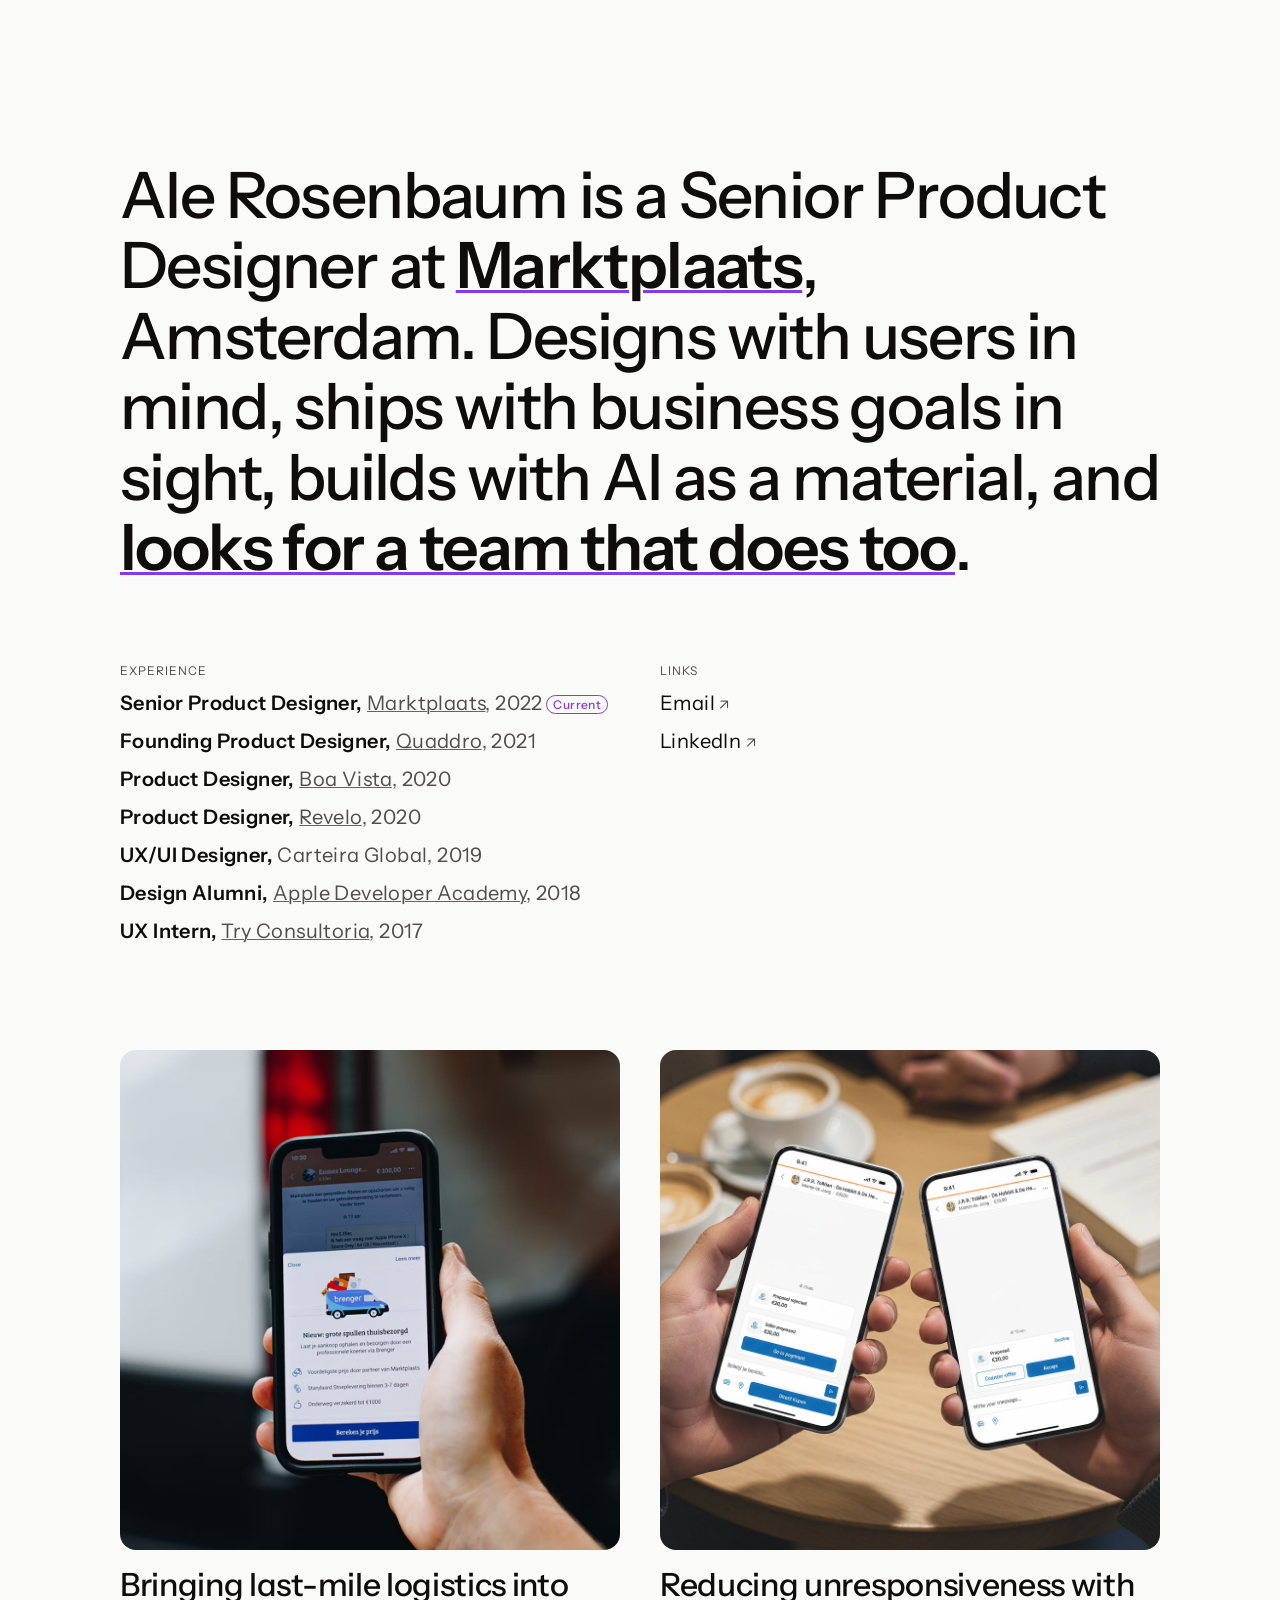
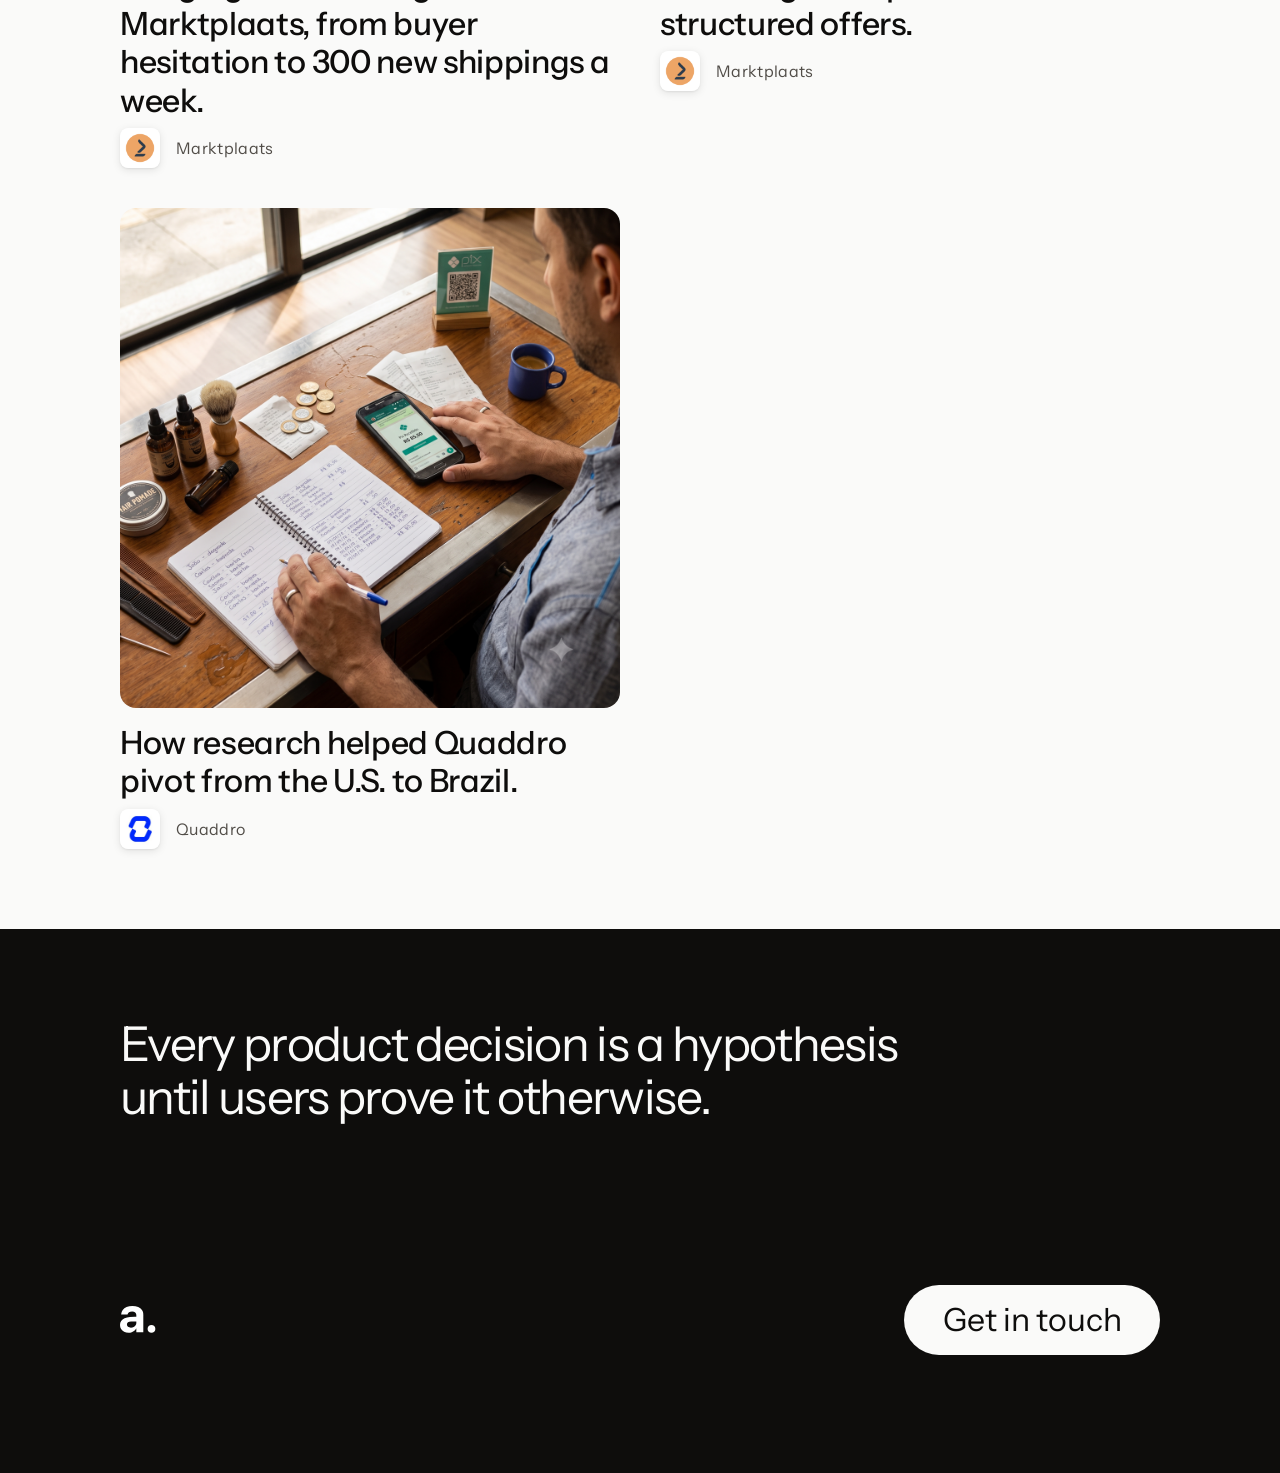
<file: index.html>
<!DOCTYPE html>
<html lang="en">
<head>
  <meta charset="UTF-8" />
  <meta name="viewport" content="width=device-width, initial-scale=1" />
  <link rel="icon" href="/favicon.svg" type="image/svg+xml" />

  <!-- Google Analytics (GA4). -->
  <script async src="https://www.googletagmanager.com/gtag/js?id=G-VXNMWSJCZE"></script>
  <script>
    window.dataLayer = window.dataLayer || [];
    function gtag(){dataLayer.push(arguments);}
    gtag('js', new Date());
    gtag('config', 'G-VXNMWSJCZE');
  </script>
  <title>Ale Rosenbaum · Senior Product Designer</title>
  <meta name="description" content="Senior Product Designer at Marktplaats, turning user needs into thoughtful products with measurable business impact." />
  <meta name="author" content="Ale Rosenbaum" />
  <link rel="canonical" href="https://alerosenbaum.com/" />

  <!-- Open Graph -->
  <meta property="og:type" content="website" />
  <meta property="og:site_name" content="Ale Rosenbaum" />
  <meta property="og:locale" content="en_US" />
  <meta property="og:url" content="https://alerosenbaum.com/" />
  <meta property="og:title" content="Ale Rosenbaum · Senior Product Designer" />
  <meta property="og:description" content="Senior Product Designer at Marktplaats, turning user needs into thoughtful products with measurable business impact." />
  <meta property="og:image" content="https://alerosenbaum.com/brenger-hero.png" />
  <meta property="og:image:secure_url" content="https://alerosenbaum.com/brenger-hero.png" />
  <meta property="og:image:type" content="image/png" />
  <meta property="og:image:width" content="2080" />
  <meta property="og:image:height" content="1170" />
  <meta property="og:image:alt" content="Hand holding a phone showing a Brenger delivery flow inside Marktplaats" />

  <!-- Twitter/X Card -->
  <meta name="twitter:card" content="summary_large_image" />
  <meta name="twitter:title" content="Ale Rosenbaum · Senior Product Designer" />
  <meta name="twitter:description" content="Senior Product Designer at Marktplaats, turning user needs into thoughtful products with measurable business impact." />
  <meta name="twitter:image" content="https://alerosenbaum.com/brenger-hero.png" />
  <meta name="twitter:image:alt" content="Hand holding a phone showing a Brenger delivery flow inside Marktplaats" />

  <link rel="preconnect" href="https://fonts.googleapis.com" />
  <link rel="preconnect" href="https://fonts.gstatic.com" crossorigin />
  <link href="https://fonts.googleapis.com/css2?family=Instrument+Sans:wght@400;500;600;700&display=swap" rel="stylesheet" />
  <link rel="stylesheet" href="/tokens.css?v=d6733edf" />
  <link rel="stylesheet" href="/sticky-header.css?v=431f6671" />
  <script src="/sticky-header.js?v=59030e30" defer></script>
  <link rel="stylesheet" href="/site-footer.css?v=0e87a45d" />
  <script src="/site-footer.js?v=56902498" defer></script>
  <script src="/analytics.js?v=70f9611a" defer></script>
  <style>
    /* Shared tokens live in /tokens.css. The home page is the one wide page:
       it widens the shared column, so the nav and footer follow its edges. */
    :root {
      --inset: 120px;
      --column: calc(100% - 2 * var(--inset));
    }
    @media (max-width: 64em) {
      :root { --inset: var(--space-10); }
    }
    @media (max-width: 50em) {
      :root { --inset: var(--gutter); }
    }

    /* ── Reset ── */
    *, *::before, *::after { box-sizing: border-box; margin: 0; padding: 0; }
    html { -webkit-font-smoothing: antialiased; }

    body {
      background-color: var(--wash-color);
      color: var(--text-color);
      font-family: var(--font-sans);
      font-size: var(--fs-base);
      line-height: var(--lh-body);
      font-feature-settings: "ss02" 1;
    }

    /* ── Global elements ── */
    a {
      color: inherit;
      text-decoration-line: underline;
      text-decoration-thickness: max(.05em, 1px);
      -webkit-text-decoration-color: var(--hover-color) !important;
      text-decoration-color: var(--hover-color) !important;
    }
    a:hover, a:focus { color: var(--hover-color); }

    p { margin-bottom: var(--space-2); }
    p:last-child { margin-bottom: 0; }

    ul, ol { margin-bottom: var(--space-2); padding-left: var(--space-3); }

    small, .small { font-size: var(--fs-small); }
    .sans { }
    .meta { color: var(--meta-color); }

    hr {
      border: 0;
      border-top: 1px solid var(--meta-color);
      width: 50%;
      margin: var(--space-6) auto;
      display: block;
      position: relative;
    }
    hr::after {
      content: "∞";
      background-color: var(--wash-color);
      padding-inline: var(--space-1);
      line-height: var(--lh-heading);
      position: absolute;
      top: 50%;
      left: 50%;
      transform: translate(-50%) translateY(-50%);
    }

    /* ── HOME: HERO ── */
    .hero {
      padding: var(--space-20) var(--inset) var(--space-10);
    }
    @media (max-width: 64em) {
      .hero { padding-top: var(--space-10); }
    }
    .hero-name {
      font-size: var(--fs-h3);
      line-height: var(--lh-ui);
      color: var(--meta-color);
      margin-bottom: var(--space-2);
    }
    .hero-bio {
      font-weight: var(--fw-medium);
      letter-spacing: -0.025em;
      text-wrap: pretty;
      font-feature-settings: "ss12" off, "liga" on;
      margin-bottom: var(--space-10);
    }
    .hero-bio a {
      font-weight: var(--fw-bold);
    }
    .hero-cols {
      display: grid;
      grid-template-columns: 1fr 1fr;
      gap: var(--space-5);
    }
    @media (max-width: 50em) {
      .hero-cols { grid-template-columns: 1fr; gap: var(--space-5); }
    }
    .hero-col-label {
      font-size: var(--fs-small);
      line-height: var(--lh-body);
      color: var(--meta-color);
      letter-spacing: 0.08em;
      text-transform: uppercase;
      margin-bottom: var(--space-1);
    }
    .exp-list {
      list-style: none;
      padding: 0;
      margin: 0 0 var(--space-3);
      display: flex;
      flex-direction: column;
      gap: var(--space-1);
    }
    .exp-list li {
      font-size: var(--fs-base);
      letter-spacing: 0.02em;
      line-height: var(--lh-body);
    }
    @media (min-width: 64em) {
      .exp-list li { font-size: var(--fs-large); }
    }
    .exp-list .exp-role { font-weight: var(--fw-bold); color: var(--text-color); }
    .exp-list .exp-place { color: var(--meta-color); }
    .exp-list .exp-tag {
      font-size: var(--fs-small);
      color: var(--site-color);
      border: 1px solid currentColor;
      border-radius: var(--radius-pill);
      padding: .1em .5em;
      margin-left: .3em;
      vertical-align: middle;
      font-weight: var(--fw-medium);
    }
    .exp-more {
      font-size: var(--fs-base);
      color: var(--meta-color);
      display: flex;
      gap: var(--space-2);
      flex-wrap: wrap;
    }
    .exp-more a { color: var(--meta-color); text-decoration: none; }
    .exp-more a:hover { color: var(--hover-color); }
    .links-list {
      list-style: none;
      padding: 0;
      margin: 0;
      display: flex;
      flex-direction: column;
      gap: var(--space-1);
    }
    .links-list li {
      font-size: var(--fs-base);
      letter-spacing: 0.02em;
      line-height: var(--lh-body);
    }
    @media (min-width: 64em) {
      .links-list li { font-size: var(--fs-large); }
    }
    .links-list a {
      color: var(--text-color);
      text-decoration: none;
    }
    .links-list a:hover { color: var(--hover-color); }
    .links-list .arrow { color: var(--meta-color); font-size: 0.75em; }

    /* ── HOME: CASES GRID ── */
    .cases-grid {
      display: grid;
      grid-template-columns: 1fr 1fr;
      gap: var(--space-5);
      padding: 0 var(--inset) var(--space-10);
    }
    @media (max-width: 50em) {
      .cases-grid { grid-template-columns: 1fr; }
    }

    .case-card {
      display: flex;
      flex-direction: column;
      gap: var(--space-2);
      cursor: default;
      color: inherit;
    }
    a.case-card { text-decoration: none; cursor: pointer; }
    .case-thumb {
      aspect-ratio: 1 / 1;
      border-radius: var(--radius-m);
      background: var(--gray05);
      overflow: hidden;
      position: relative;
    }
    .case-thumb img {
      width: 100%;
      height: 100%;
      object-fit: cover;
      display: block;
      transition: transform .3s ease;
    }
    .case-card:hover .case-thumb img { transform: scale(1.04); }
    .case-thumb-overlay {
      position: absolute;
      inset: 0;
      background: transparent;
      display: flex;
      align-items: center;
      justify-content: center;
      transition: background .3s ease;
    }
    .case-thumb-overlay span {
      font-size: var(--fs-small);
      font-weight: var(--fw-bold);
      letter-spacing: .06em;
      text-transform: uppercase;
      color: var(--white);
      opacity: 0;
      transition: opacity .3s ease;
    }
    .case-card:hover .case-thumb-overlay { background: var(--scrim); }
    .case-card:hover .case-thumb-overlay span { opacity: 1; }
    .case-meta {
      display: grid;
      grid-template-columns: 40px minmax(0, 1fr);
      grid-template-rows: auto 40px;
      align-items: center;
      column-gap: var(--space-2);
      row-gap: var(--space-1);
    }
    .case-logo {
      grid-column: 1;
      grid-row: 2;
      width: 40px;
      height: 40px;
      border-radius: var(--radius-s);
      flex-shrink: 0;
      overflow: hidden;
      display: flex;
      align-items: center;
      justify-content: center;
      font-size: var(--fs-small);
      font-weight: var(--fw-bold);
      letter-spacing: .04em;
      color: var(--white);
      box-shadow: var(--shadow-logo);
    }
    .case-info { display: contents; }
    .case-title {
      grid-column: 1 / -1;
      grid-row: 1;
      font-size: var(--fs-large);
      font-weight: var(--fw-medium);
      letter-spacing: -0.01em;
      color: var(--text-color);
      line-height: var(--lh-ui);
      margin: 0;
    }
    @media (min-width: 64em) {
      .case-title { font-size: var(--fs-h3); line-height: var(--lh-ui); }
    }
    .case-desc {
      grid-column: 2;
      grid-row: 2;
      font-size: var(--fs-base);
      letter-spacing: 0.02em;
      color: var(--meta-color);
      line-height: var(--lh-body);
      display: -webkit-box;
      -webkit-line-clamp: 2;
      -webkit-box-orient: vertical;
      overflow: hidden;
    }

  
    em { font-style: normal; font-weight: var(--fw-bold); }
  </style>
</head>
<body data-floating-nav="scroll">

<!-- ══════════ HOME ══════════ -->
<div id="pg-home">

  <div style="display:grid;grid-template-columns:1fr">

    <div class="hero">
      <h1 class="hero-bio">Ale Rosenbaum is a Senior Product Designer at <a href="https://marktplaats.nl" target="_blank">Marktplaats</a>, Amsterdam. Designs with users in mind, ships with business goals in sight, builds with AI as a material, and <a href="https://www.linkedin.com/in/alerosenbaum/" target="_blank" rel="noopener noreferrer">looks for a team that does too</a>.</h1>
      <div class="hero-cols">
        <div>
          <p class="hero-col-label">Experience</p>
          <ul class="exp-list">
            <li><span class="exp-role">Senior Product Designer,</span> <span class="exp-place"><a href="https://marktplaats.nl" target="_blank">Marktplaats</a>, 2022</span><span class="exp-tag">Current</span></li>
            <li><span class="exp-role">Founding Product Designer,</span> <span class="exp-place"><a href="https://quaddro.co" target="_blank">Quaddro</a>, 2021</span></li>
            <li><span class="exp-role">Product Designer,</span> <span class="exp-place"><a href="https://www.consumidorpositivo.com.br" target="_blank">Boa Vista</a>, 2020</span></li>
            <li><span class="exp-role">Product Designer,</span> <span class="exp-place"><a href="https://www.revelo.com" target="_blank">Revelo</a>, 2020</span></li>
            <li><span class="exp-role">UX/UI Designer,</span> <span class="exp-place">Carteira Global, 2019</span></li>
            <li><span class="exp-role">Design Alumni,</span> <span class="exp-place"><a href="https://developer.apple.com/academies/" target="_blank">Apple Developer Academy</a>, 2018</span></li>
            <li><span class="exp-role">UX Intern,</span> <span class="exp-place"><a href="https://www.try.com.br/en" target="_blank">Try Consultoria</a>, 2017</span></li>
          </ul>
        </div>
        <div>
          <p class="hero-col-label">Links</p>
          <ul class="links-list">
            <li><a href="mailto:alesrosenbaum@gmail.com">Email <span class="arrow">↗</span></a></li>
            <li><a href="https://www.linkedin.com/in/alerosenbaum/" target="_blank">LinkedIn <span class="arrow">↗</span></a></li>
          </ul>
        </div>
      </div>
    </div>

    <!-- Cases grid -->
    <div class="cases-grid">

      <a class="case-card" href="brenger.html">
        <div class="case-thumb">
          <img src="brenger-hero.png" alt="Brenger × Marktplaats" />
          <div class="case-thumb-overlay"><span>View case</span></div>
        </div>
        <div class="case-meta">
          <div class="case-logo" style="background:none;"><img src="brenger-icon.png" alt="Brenger" style="width:100%;height:100%;object-fit:cover;border-radius:var(--radius-s);" /></div>
          <div class="case-info">
            <p class="case-title">Bringing last-mile logistics into Marktplaats, from buyer hesitation to 300 new shippings a week.</p>
            <p class="case-desc">Marktplaats</p>
          </div>
        </div>
      </a>

      <a class="case-card" href="offers.html">
        <div class="case-thumb">
          <img src="offers-hero.png" alt="Structured offers" />
          <div class="case-thumb-overlay"><span>View case</span></div>
        </div>
        <div class="case-meta">
          <div class="case-logo" style="background:none;"><img src="brenger-icon.png" alt="" style="width:100%;height:100%;object-fit:cover;border-radius:var(--radius-s);" /></div>
          <div class="case-info">
            <p class="case-title">Reducing unresponsiveness with structured offers.</p>
            <p class="case-desc">Marktplaats</p>
          </div>
        </div>
      </a>

      <!-- DHL case, hidden until the case page exists
      <div class="case-card">
        <div class="case-thumb">
          <img src="dhl-hero.png" alt="DHL × Marktplaats" />
          <div class="case-thumb-overlay"><span>Coming soon</span></div>
        </div>
        <div class="case-meta">
          <div class="case-logo" style="background:none;"><img src="brenger-icon.png" alt="" style="width:100%;height:100%;object-fit:cover;border-radius:var(--radius-s);" /></div>
          <div class="case-info">
            <p class="case-title">Doubling shipping usage with integrated DHL.</p>
            <p class="case-desc">Marktplaats</p>
          </div>
        </div>
      </div>
      -->

      <a class="case-card" href="quaddro.html">
        <div class="case-thumb">
          <img src="quaddro-hero.png" alt="Brazilian barber managing Pix payments and handwritten accounts at his worktable" />
          <div class="case-thumb-overlay"><span>View case</span></div>
        </div>
        <div class="case-meta">
          <div class="case-logo" style="background:none;"><img src="quaddro-logo.jpeg" alt="Quaddro" style="width:100%;height:100%;object-fit:cover;border-radius:var(--radius-s);" /></div>
          <div class="case-info">
            <p class="case-title">How research helped Quaddro pivot from the U.S. to Brazil.</p>
            <p class="case-desc">Quaddro</p>
          </div>
        </div>
      </a>

    </div>


  </div>

</div>

<script>
  // The Contact view is gone; old links to /#contact go to LinkedIn instead.
  if (location.hash === '#contact') location.replace('https://www.linkedin.com/in/alerosenbaum/');
</script>
</body>
</html>
</file>
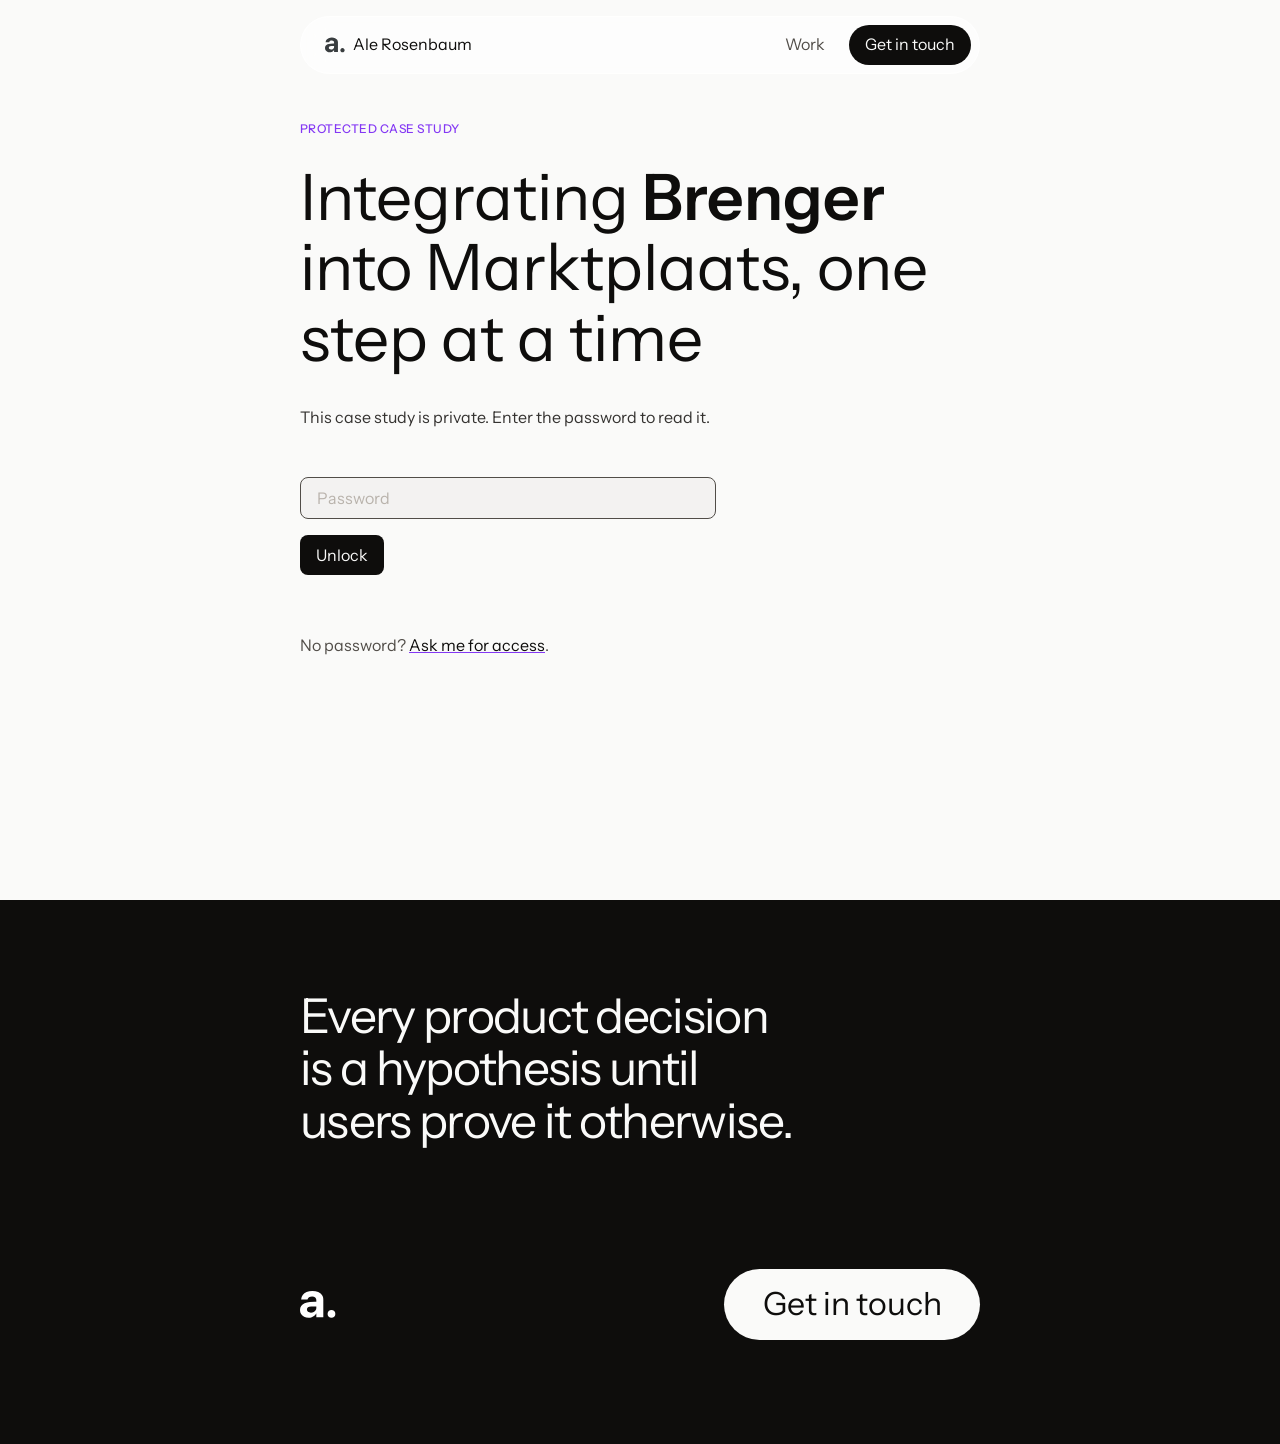
<file: brenger.html>
<!DOCTYPE html>
<html lang="en">
<head>
<meta charset="utf-8">
<meta name="viewport" content="width=device-width, initial-scale=1">
<link rel="icon" href="/favicon.svg" type="image/svg+xml">
<meta name="robots" content="noindex">
<title>Integrating Brenger into Marktplaats · Ale Rosenbaum</title>
<meta name="description" content="How I turned a large-item shipping gap into Marktplaats's first integrated Brenger delivery flow, built iteratively from chat promotion to checkout.">
<meta name="author" content="Ale Rosenbaum">
<link rel="canonical" href="https://alerosenbaum.com/brenger.html">
<meta property="og:type" content="article">
<meta property="og:site_name" content="Ale Rosenbaum">
<meta property="og:locale" content="en_US">
<meta property="og:url" content="https://alerosenbaum.com/brenger.html">
<meta property="og:title" content="Integrating Brenger into Marktplaats · Ale Rosenbaum">
<meta property="og:description" content="How I turned a large-item shipping gap into Marktplaats's first integrated Brenger delivery flow, built iteratively from chat promotion to checkout.">
<meta property="og:image" content="https://alerosenbaum.com/brenger-hero.png">
<meta property="og:image:secure_url" content="https://alerosenbaum.com/brenger-hero.png">
<meta property="og:image:type" content="image/png">
<meta property="og:image:width" content="2080">
<meta property="og:image:height" content="1170">
<meta property="og:image:alt" content="Hand holding a phone showing the Brenger shipping flow inside the Marktplaats app">
<meta name="twitter:card" content="summary_large_image">
<meta name="twitter:title" content="Integrating Brenger into Marktplaats · Ale Rosenbaum">
<meta name="twitter:description" content="How I turned a large-item shipping gap into Marktplaats's first integrated Brenger delivery flow, built iteratively from chat promotion to checkout.">
<meta name="twitter:image" content="https://alerosenbaum.com/brenger-hero.png">
<meta name="twitter:image:alt" content="Hand holding a phone showing the Brenger shipping flow inside the Marktplaats app">
<!-- Google Analytics (GA4). -->
<script async src="https://www.googletagmanager.com/gtag/js?id=G-VXNMWSJCZE"></script>
<script>
window.dataLayer = window.dataLayer || [];
function gtag(){dataLayer.push(arguments);}
gtag('js', new Date());
// The gate is not a page view of the case: the case sends that itself once it
// is unlocked. The gate reports case_gate_view and case_unlock events instead.
gtag('config', 'G-VXNMWSJCZE', { send_page_view: false });
</script>
<link rel="preconnect" href="https://fonts.googleapis.com">
<link rel="preconnect" href="https://fonts.gstatic.com" crossorigin>
<link href="https://fonts.googleapis.com/css2?family=Instrument+Sans:wght@400;500;600;700&display=swap" rel="stylesheet">
<link rel="stylesheet" href="/tokens.css?v=d6733edf">
<link rel="stylesheet" href="/sticky-header.css?v=431f6671">
<script src="/sticky-header.js?v=59030e30" defer></script>
<link rel="stylesheet" href="/site-footer.css?v=0e87a45d">
<script src="/site-footer.js?v=56902498" defer></script>
<script src="/analytics.js?v=70f9611a" defer></script>
<style>
html { -webkit-font-smoothing: antialiased; }
body {
  margin: 0;
  background: var(--wash-color);
  color: var(--text-color);
  font-family: var(--font-sans);
  font-size: var(--fs-base);
  line-height: var(--lh-body);
  font-feature-settings: "ss02" 1;
}
em { font-style: normal; font-weight: var(--fw-bold); }

/* Same column and header as the case page it unlocks */
.gate {
  max-width: var(--column-box);
  min-height: calc(100vh - 3.5rem);
  margin: 0 auto;
  padding: var(--space-8) var(--gutter) var(--space-12);
}
.label {
  margin: 0 0 var(--space-3);
  color: var(--site-color);
  font-size: var(--fs-small);
  font-weight: var(--fw-medium);
  letter-spacing: .04em;
  text-transform: uppercase;
}
.gate h1 {
  margin: 0 0 var(--space-4);
  text-wrap: pretty;
}
.gate-lede {
  margin: 0 0 var(--space-6);
  color: var(--gray35);
  text-wrap: pretty;
}

/* Form fields as on the home contact form */
.gate-form {
  display: flex;
  flex-direction: column;
  gap: var(--space-2);
  max-width: 26rem;
}
.visually-hidden {
  position: absolute;
  width: 1px;
  height: 1px;
  overflow: hidden;
  clip: rect(0 0 0 0);
  white-space: nowrap;
}
.field-input {
  font-family: var(--font-sans);
  font-size: var(--fs-base);
  line-height: var(--lh-body);
  color: var(--text-color);
  background: var(--gray05);
  border: 1px solid var(--hairline-color);
  border-radius: var(--radius-s);
  padding: var(--space-1) var(--space-2);
  outline: none;
  -webkit-appearance: none;
  transition: border-color .2s;
}
.field-input::placeholder { color: var(--gray20); }
.field-input:focus { border-color: var(--meta-color); }
.form-submit {
  align-self: flex-start;
  font-family: var(--font-sans);
  font-size: var(--fs-base);
  line-height: var(--lh-body);
  padding: var(--space-1) var(--space-2);
  background: var(--ink-surface);
  color: var(--on-ink);
  border: none;
  border-radius: var(--radius-s);
  cursor: pointer;
  transition: opacity .2s;
}
.form-submit:hover { opacity: .75; }
.form-submit:disabled { opacity: .5; cursor: wait; }
.form-submit:focus-visible { outline: 2px solid var(--site-color); outline-offset: 2px; }
.gate-error {
  min-height: 1.5em;
  margin: 0;
  color: var(--error-color);
  font-size: var(--fs-small);
}
.gate-hint {
  margin: var(--space-3) 0 0;
  color: var(--meta-color);
}
.gate-hint a {
  color: var(--text-color);
  text-decoration-color: var(--site-color);
  text-decoration-thickness: max(.05em, 1px);
}
.gate-hint a:hover { color: var(--hover-color); }
</style>
</head>
<body data-case="brenger" data-gate>

<main class="gate">
  <p class="label">Protected case study</p>
  <h1>Integrating <em>Brenger</em> into Marktplaats, one step at a time</h1>
  <p class="gate-lede">This case study is private. Enter the password to read it.</p>
  <form class="gate-form" id="gate-form">
    <label class="visually-hidden" for="gate-pass">Password</label>
    <input class="field-input" type="password" id="gate-pass" placeholder="Password" autocomplete="current-password" autofocus required>
    <button class="form-submit" type="submit" id="gate-btn">Unlock</button>
    <p class="gate-error" id="gate-error" role="alert"></p>
  </form>
  <p class="gate-hint">No password? <a data-track="access_request" href="mailto:alesrosenbaum@gmail.com?subject=Password%20for%20the%20Brenger%20case%20study">Ask me for access</a>.</p>
</main>

<script id="payload" type="application/json">{"salt":"mKXhMwqX3ZA9Zs0kf3ha+w==","iter":600000,"iv":"5ZUS77n9DaugJ8KV","ct":"[base64]/OKyKKWEJf1L1MVVclcSJRgsYLQOPPZPRCfz59ZNUdHs0tOOoEG6gOPT0mg8GB+BXvAO09avKhY3q8KzSw/JNLUXd8u2PJ9g4Ie1Atyj7St2XBTMjhyIst92ixC6kcyb8P0ozEUsEK+NETFiI6SAt1PSXQ5bUB4zL0kKZ1KSmDVCLi2oQhKqdSZnJozTsmetHdi7yoJNGSCNd5+NvHqPGKGSbTNGM11FnoWBCwBNlUCQvyKBzA0H2iSdu4c0ScyHvJdeLjdu/sslERqFLpCLxi3CqmsweTuz9ZJ/m41eDtB0c41NzU3r7fBXO4F03p4conAmAKmrHEfaCMgX/AKqF6tR48NB5XRofA7jTaBCDa95+V9FLlfPCkdQ9MxYfxhBXB4X51bOSxiFi6uzXizvEF1qQsIEuBh9T4geDlSR3So4Iir6VMosC7y6zgexjrW1sbUtiL6AewOUzkBeBDJ93LUGhClI7TL4CRA46cLlWjSXL66tKfdA9InOL/+I3qblRGjZXIILQ+NGeijSs+1BFb66B2t6EAdiqAkVACSLYFpLqvjK0nNEy28gG285ehdv+EtcI1zwV6dY19R74jiSgue1bfu52oaFDn+DNATiMGMzFD68z8pHM7nv/54Vcv7sfLY9qK1jaD7rRBaDnueRacYvEdM+OTXka66ZGnl5eY0s2Ekwe/mwhN9LOf42AlPanBkkEgVPPw2gRei8WmjHJIrE9nz2gDeTlhrZv/6FdPMSwLXJh/P/UngmuXzz8NYaSFvaqHrAMowaZOQvOZk2BlDBe7OMpvLJRW5DsENxm3J2oypCgDSvfmoQAPkVPj76VuM7+a/YO8EXIbGOl597pXjZwE+5yUGSN/0L7wfWgL25rXW/Vnm/w6bDU2+kSmSvuymdvBLBtgMNCZM6fw8mkvsTN6Wky1x05ZEwakhodM0VRjns8yFN/kUBpCXfkXuT1L4iymvxlUN7BJbI0YreSRv7BivEQhtXctVmrJo6Tkv8OdnbsGdMmfbDfUJ+yoiRjRLJV8YUQyg3cg0Y//qxK2Ok8Qr1XM8Hz4pxkPzpXP2CeE/MGU9dHwMxwk9E0D4CQhgS4nmScjMMKJvl4NnHgufg2Eh2GOyAZpG/n3s2W518JjCImEHmjJ2iHtJz+BX1xm1M0xXOIlKvWBexk07rU5TEA9LH0PZ1/roYwGCMHD70GM4rXA/1ASxq07LYBUvRq4LAomLVQX4gu1URKzWOi+kFc52e9Z4nLLsnSj3DcXGcLEGPXBsYUa9DbpEwkY0VIIXZcOyvYRpLsuXKppy+woxGi4/GoVJd4H9RLYWAfHGxYRsuwoiWB4DWbT/e6ETRnFZB+SAMwMQ//iMeDWibZV9ZusfG9bG+q3UkThtMhutrTAaFdDFS60Dk4/qP88yzMUgLwPmSH1MY6ty0kVfsdNpRO73TNlZBeQrY0yek3aKNA8Bn4t5wumC13y37JjaBHaOd8Pt0zb5b9hheMWrnQ40uLkFCa5lbmyVnTu239PNhMUg6IW+guA2sg9qbhLkaJlKM/NR0Jtu4Z4VLHtpyQoG0Ozc5ngrQpajZQiC5HzhHmiYL9mCjoNZ/7WHFr9oeREJJPTMaL27qssYEFxj01ZpXb/re9KirQzm17C2nl8F/8m0F0a1v2mqdezOtOXK1lcWU58LTp5K2qjglMWFOjb5de3jLt/9Sb82e26klsnVbmrDLmmy93urEc+J6oOL9acYjCt2ivOHxb7lxVSAiKjWy4NG08SHSYoqYNF2JKmGLTyns0uhYc9eas/M0zYEZmNXz7X3pGTpBivCRDgYaBg+OoHS6GNozyVQhs1WTAley9ETxoG42WHH2SmLdiE0vRmAv8kNSIwTsZ7OO9sPwu1BCnh10+mrOyFi1J/nefA8F8YT9o+qduXyUCgEiVWOM8n1piJzmm02Mh5ZPkK9ULIgTm8rNZGKi2xL1436eZOR0xY8PZGQj3hLYA2qnN3dDo5rQEA6fEl3d+uqyxpb3T7eHc4yBn+PSpH+//I0vm7wgWGs+xo4V824UkXFJx1tB1T5gBKXf070mje24aJ1iucBZm/1krPTtvoLSujVf4voL9PE3UTaKaxCPO+E8G7CHzzE3O/gx35tdR/WcKVHBir2DygoyjPaQxmtwMSzW4s/eTprje7U9zpLULnnkhVp2WvoOR9MXgaTqqmXywYtZf1JOPAi1nFNZtBP5zICGfVjLWe5qJ9q93oTHvELauY8AXhw7pmgSrejhgGhe+xuDJb5vIQ4I6yjLTUFP5ofixWVchlarGuYWlA9q0s/ROvZOo9GBEhnbxDT2J4phWgcYK5ZCDuFKbiizYWFoyuCQQ7FhbNw85X3XIN/yi8tf9FU+xWvt8/[base64]/e3+S1zhDWIWfErsVNiCDes6UETmqOHGlf3NRK/7mMMktQPw2FI6Jy+NTYxGC/YHnxuBtl+6/zNbrN3m1s/Rt7OfYptDbVjEc1lguurjPFYozdj2qQRtW/tK3HAUMp3GvpSuCuB1wIom3fKbK8wgh4d+kgR32YsRaamltEcFlwCFqfP43FBetJA8UOBSG32QjgGpEt5JfuIG6eSY8tIoWmFlr3xV1wJwK74K7rySUi3FUI9eMx0hF0nGulGh0y6Xx/9z8wRsmVGnnYbXGQl0VfmLwDGa3wA3UaDwyzcQnxGQ8X9JJKBLXejJ1YvAlLUMtiVIVB8daRRo04twvAPPmB/eHopv30iu+8ok68dxSamxNhZGZp0FPjQMyTy9q7ySTu9a3QpuMaInGR9jMlBonArunEj73m+N1wDddPM2AKG70SwYGkBwARgSszEUyPi9/zZJBc50s5SIrc6KLa1Y5VquGUuVkNP0P+fBYkAPoebo9s0y3Ruy17wDBgsI9ig/FaVrZQ60yop+6E1Y8m/LJyymsGD+6YdGK+dVjyHIw9pCzl1X52FLj1FwBYmVPFqNXKHh0hKCgf8rUjx8zVQ/Tc2fLW6J2pwT16yPDKq/USTJ2UprHOXPGI8p/BC8BODmmJ20l1q3gUoMCg8oMmAiXeScZ6dynwA5gnKL6DFJNB0oCJQ2MMfDDv5JzsCgahfSsiAhr6Kq77alR7IoKFAM3X3QxiZHPvF2ZwIpC81yko4B8tAishPYMzThiZz5dBD7UEkW0UfYAojhrWa40bq9r/mmPO9ig6+w9jX2OPSJtVC6RHpNOx+z+isQOsDB4PviflyF5XZZTHFm4Kf5jLEAU3aEAfSfdKv48Ig/wDcpQ3xx28T/abwCJuOE/sroLD/GITXpUN0FcNH3S8viiYFZejZuiV6fO08sTqaIt7diibaAIi9LPtEHaYeuTQnWNDrb76TpJrH1bMaw0uTrJrp4VltycpFtsKT7IUvNGNwT/AO8hBfdNZpnoZLiTGttS0WGiXtsFpHvVTbowZtYK1hi0nAtjBfA1z0l6UcYTF+osuOGdekIBsOP3mv86vNFgRC21bpBFu6zmuCITRNFsEnELGmtc628huAVnXuHLvY8vSntZRqw51Fnl9yNStpgaKP0+B/vFUadqNZ4wLxlaorhsDMqfL0VS1V9TBMCBl6HJD9uSqAtrDQzaD6e6OpzCoViezl2w1nNlB2OXnVwPnUyyo7YYzuQsdsDkTbxXx32qrovvZq2FqlrCUvSnlzv9e+f7obXnX949DDIBqNF/NYQp3m12uVuRZLUf1Ktx7gYschJEhyFyFgPH1ZEHJZl0GmgKr8B8Rt3rP1IDrWLv/VRQFAviIYFnJJKr6FPy/Z/cWUo9++Hiu1w/KxK5dMVSgWmwvowM0UQxfbJUUjGHXFbJw0mfWGFRnfD4kAh3FYIElRDQ9p9RgDAa+VYTrVTWPysJw++hPDUQgUUMsceWapWMnMumjzD4zXNzd/I3NGWdJoo6ydoewVijHhAbZuFgi92acp24nx76iLkzHOJMgeyOQkhavxgh9SN4jt24NQhG4FJ5lKp8CWiNDaHY2Hf6RHw430Ns0SdG/+eCqHVGqS/[base64]/QEAoni9ozSo0jj/ZtlqDG73E7/36ophNw25D96yMiOoMsigRCr6f08bwbsnksiPPKuGjqfgR++1kpPIw0M1AR7FeUJCma0It3u1qIUzKG0BHnmN21ZiztCWHWzfX1NL72mzgPLYIvc7lTd5f4lZtcEnQbiS9yasjH9dp0IH68RzeEVkULv/rv1Ki2Ho+FqlLfsD3PiO5HLkYtwItokg+25svoyiM2S8JVMUOpkKORGquTsVcCewdrU4CMtksPpVv83+m4EEWiNJcYpaBb5j/gEMmQNmxavqsYStUrhHRk1F+FfQx3TMqeiKA2e2xklbTEnVKAyrnL8msnXY/7SvCtKiTrj8yCivig47RP04H7BHp8DIGSdGBifgKrHG4qvHCH9cX5zMctm9LLngl801bJGCKagKYeeUIlV7FZYX52GNVo7Q+Hlv+f0UqO4jfuMpf+lsh2N25TGpbLQFi5otO229tPNJ8Lhp3HCWqUlps2Pg9wwdRdtNvM0oeVGX0wKjwXYD2lNpkjX4s/jjukg7/I/U/ma0y5iQbeWn/ifzzKO5WmX1kLrdNvHr+QP3wF8vFtr6KePObn1pCwytQiVRLOxsTqg1iBHWletMjumNgMO1VEiHr1oKKCcyDY7E7vUoL/lljI5DvccKQ7eBkGwRZzhzHQgy2uTcceMkE6oozuNWpmymQ9Z8AvvRvMmdEzCmo/NVjTd+HS+pyYtJycgJEy+8UMu+nc2n1qDKUU4dCXjfW/KA5nyCC2mDHPL/uK8FcpesJdlFaiYF+gef+99bntfc1Zp9O5+9IBQrBlBnAh7zM7+Zrai1H70HTSE+JZ4umYdMweji9dnGDqj97lruHiq1QfR9mSHUHdppDmFlrQFj5v3EvdK//xwi7dFqI3bFk2lANoarYskwRiBuYc8JebLCzJ8ZDcDT5YfLuuziFjeInHtlUNxQXzwjk8LPoKgl3YptLOQvyd6TcQ4KSgZM+p3/HOtMnqE8UwAuXecuJ/ZduDN9Bpa24YjDqEZY4wXT1BLy11m+9BOYZu0z/WAasYWKka48n3JssA8hEP8PUl1tFzDcgd0mANrU9v15ldX57B5BVrpBD7E59WE3/S3t0ZlRsknU8y5oxlT84OnIi8+5zgC0Oc5v7BPRiirjBu8hSeJOt/1Qc4G6DXz2ffGfF9U64enM0Xi6SK43nhSq43kYiVXSNaH5iSm63jB2GhAWwx2q6pjRgZ4+U1k3zPP6UP7m2piH3ht9JitugLbfO5uQPtVslVAl26MDFtPDxjZCk5VT4IYd//0ikESfHY3RLDPZ4YMg/jRuvxVDU/C+7QlHAOUKWpEZY2syZ+R54ApZoNgaYIz+COtsxG0O0DtAafyzZn0CuVyiVizqxUeFbrKeGRHHTpYl9jSw/6WFULqWUx3eTAEt99aFFED80EkuPB/VAcStkgB/2Lq/5pAvAmmDfEcbyHmdI7cEyEgCsoh17xo4ejuEeDH0vQE976TXrTYCvNUer2sC+dLDOyw6TxFnet7DwyxC6R/[base64]/gGSD7R7ek81IE9x53gBwNJWSg8cg/[base64]/ex1fN9alp1uhgNDCqqxHL4l7avNlqd3KT3lLAN75ghVin/oPmn9cVgd7k05DoNiiMbvPVSZvrOsq52h8eIf+SrPt5961m5alq+ngGAV5y4S4YB+GGyvGESEkPja3YRVUbctM9Pe0BveCzZd3a+DS/DGMNDl4n4ZlyP9oNAp2qz6xC7plZk7y4szk1GWStVUyTWVWi9A0DAEJreLmYm3zWA8xOy9gP8ZjPQ3nQeiTNd5rsfT4vZMO4boBZGtt2z4EPGfyEK4axw5vgzG/[base64]/+GeQzOPb3LHVF4SVzEnpe4Ldx/qTOKFWa/S+tuEQcFtCD1JLa7e5XPEbSbEtOehgrpzjdDRIQclAqJszNNxxtciIut3/iHJXQR8sDZRJLXKfS1V+soaS6EqbY3m1lIaPsWsp8MMdwgn4Gz3R9NzIUeEBdtHywTTfBJg5jNGLkbZaJTapLbr2kt40KNffpzTTYcnCOw8v/gR/hdmoTheFEMV1I2f872fqspp2zuXe519iXV29YpwV4ilNXqcWxE0+bmwagm/pac/j2urGUtX9ObnpaexB7h4xcFWKQCZoGUrgNRytkfuRdTI7n6bVGolDIuLwqhpwif3hiceFBvjSULmKM6G0sy68sOjAN7rBNDIDR3Y+0TQaT0ajQ+ocBxZ8XxYgzpApSX0LgkL6zRe/[base64]/bZlE3nEOPBTGvHhkkjwXNBunzFCRdCVRU3EP50ukwmgMu0QpSylIw8sGZ2cl7in47JWjs+++PCpU+BLAW7yuaeP3UcHPPkhHBoZrr7G/Fd7ZquPriOxaS/j33bw4E2ty8AED8vuOcu3a4cQx2otf5jKKUHh7t9tC7fa0uONMa1KM/uUV4xxLvUgBgsYGErC0/9YO+ZqbGWHZ1q4i+bo7iaPLZ4EwgML4QtxylWtWs4yZScP398JaAtAEhbbgHHyQ/zOaWfEC5oIm48soDn0NVWkk/XCnvKmxjwqzhKMY4jAxesS6wjzmTtXRmHMZzXWh00zkRChi5mooLSvciTUNWagXdw+mLRVS/v3x+r2RVpdxv6WGMBgXsk0GJ8CXagY60UdVEFRJJugYq/7lHIO7ZaOwogfwik5VoYDxVd928l4+ISqCZ7HfE9f2Id8mQFmVEHuw5qEyFup+YyZ0A3wyd3t8UB3+brDwjkBXBqIJKmCocydSvAtRNYYqln8ICJtpfG1I4+yTpKkUHFQlg/xaMM1IYBGKg2h6ryviuZBDn1ewNIiXgThihyyIqKQMDeuzsy+Ic7uztL3+R1y4l2/oJ7x6gKeSlrcVNNEtceatRQigyQm1Ph4Y+NjYw8vhuVyckEDUS9i291mmMMyhOVwO+yRMQyV+zrBqxi696UIVuqFgpzjZcFXdKGzb0b41Rp/[base64]/ahGcuHHgo/jpkV0H83fo1sS0OqkPRINX/QoUEhcm9W52oN3IBWmoKEUitrg82K4MCLFLvkdIlSw0xCmNYbpG7NofRqG3BZi3ab/CABYpgV5QKISKFG8EOLUJILO/aePhsD+Mn8qSC+RoiS2IoprY1G7pscLKE1Z6exvSKM4CnYQMEysyWOu8CZuJzdQIqpP0/x44hpb8JI6vKOwyHh+nVC7ZZ5t38PJEZWCl+CJ6p8dTu03usf93U00+r4JLSkJJJTcWDx1+Z8LaurUkDa0t9RKy50gVYtveAATYW2GWpCXcX6/C7O20FJbPzJiGnNTCxYfvozgipS/CfyMmQDdWbibmJxAJ3Iud1nOCDmFI7jzgbar+z+zRpdRVYhp766BNQ5nn0K1xs7by/H6PdPwrWqxIThaxpyTYrSVdc3iHJz256jzzdojgvrw/PvzGiWMfCKqnYtimEd5v7MsIKcMnTOVnY4Sy0uWOT/eRYBsjK3PbY7EnXXUcnJogalrIvjE7HxRzwLAQfiOztx7daSCdz93ECd01nDmeY4lCrKW1tnVLI+44Gca1bZOI+RRXwkfn8BncSzXwALRmBL5gX735eKvm8PAxGRQa3PdMkGgReyuQKttEU4Y/9fRF6zUikE29WvD2RELbk9ySxg8cD/jwGNk+ob4bW4OMY3aNN4X/sq/FavTNEC0CXocnEoQZlUZF9ADoIWGMzJUTJ/vJeLab5TZlR4jZqU3N72l+/NE3KHM5MLeOCrKGglUEfh0p1DRgU+oNifmvZxD/z2bduJlmVgMAC+plVo1t8g7g4I5D6AdtaPiWdFVZMNV3UZTby+NuBUtFfdyne0YLxb4sVRQUtLXcJEB8O3f3y167I7p6XklphnZX7JkbmQ/1Qivmh7NXiUKqZD8X8YpDRggzjm7xpsMEjzOf7ioeTp9OX02breZK1fYs0xiWp4ywupJQVdHJ4H7g+oMhNva6JLZtn/d40XgTm4O3Wp1N+EpGaZJ6EWSeAEjuB7Mx6kzCoxcW3cwMNcl8zWF09eOLMj+btaFKB/Euex7cai67NnX9wh1/sYX8QLG65LPzZ70UvExYbKQWFAG9Jt4ewN/ZtWCqipBRdnQ6kVoNXsJfNM1erk8yFro/Awnw3fK0qJyn1YVq+d4ZICqQ9kqbiLLqv/hkSsJaJuvrUp6e7cO+n9JgPyD4nTlJkUZJ8Uwt/tzz/RH9YK8vlDflFjzC/njZSWUV6DYnr4tjwFrMLOf74DwKa4rdkqspSh6NT0si5bv9p4XAlDarEPgaI0BV+gbTl7rCgQMvVKSI4HoT782hqzo4p2xo0F1cKle4mDgsdZLO/DyzXEPToEcqPm1SsLvdeKIg0vFfNdk2PRX6Lq1G1IxcHUTCYRdqGPX1kWP5/XpG7559cfZ1e1jrDOpkrqyYfoWeA18jz8LD5TqfRNA+uRWqIIKmQko6f2VV03rl70pW3DhJT1DfxPjll4NdbCecLXjUHXUlO79vpiJ+oSr4224qIUwB4pRbJSl+qVNdcUqnvrOU7TomI/MWb97ykbj+Bix9dRFJFoYqDCDngU8jG7kLMYs9mLLhNecJ8UlQal3BXi0cQ+uuGzQCvErz9tORXNEkC+66mGs9sZy+6ewDrQsTsDFXtm/ZLF3WHb+AQNX9YSCA71ERIjAkVU23PJKq55dg+ljrCggsQLD0hu+h53dQP5oTngMle+bREJNrW/hnOFKJyxIDfYnulJCA2eSfdC4U8sjyXDsTvmXjUk7+JMu+8juMYqROxYyb+XTJVDmOFvVvod+W9mlG12R0seAkaXEFddl7KiUjqLKoSeeuygd91Nkjp1fMm4HPs3WOvkfJudZXpshAFLPIkfTbGlP6LToWdmgu4oTAC951C+/pvLZannxCMkNYJn5F0k+Cy9jLq/EHwWKkrpxPmFnSFtTwbBVJe3ViRn+xIMKqes+adl6FKRqQvmHuQSWFjXaeMFwI+Ku4mqf2c3agH0ctiJ9LNYLKVoRfwuGsdJhP76TtQLFPjMRzp6OyarRRBZcukMyOtk1rooDKiSlHcjo0U9eReGjRZy5yg/2vMM8JrA+pTrcwdUVxGUODh+riUDBHWLDQG8cbRA9hb0XTTzS6nPIE/P4tgvqtOuWAidpZg+w0He8fWB0r1V1UYsUh1G60qEOkWeeFPE059Yc9kD1Nn0gTe4AA8/jpyrOTt/YpFmSLcud54QnUe5t2Mcrhm0PwIPCxznF09bjp9YGrGjMQqnSFqP5ucaXRui+4Jc/U2uV3zu/AQq5iw1RWf70sPRbjvKmpJwryMpZTlU7xPLChtpqwaDflTU8Ilo2psR53HJOTjzBM5VxEJQZhyDkP6o7Sj8tDrisMC1FkECzeu/X7J/DTk4NsNMntU4wddYWacXrWFzOERq2I7j8Ew7CulDak621NUkqCcgFmZM4EepO/dgJdPsKmoIbL3Ayw9bY71ArW8GcDt7TiuT5uuAW4V9QdVAOp5LANkClUSwJtwlnu0ocfVMHQ28lAXqt2A2QfzLOAbW68clVkpH5ipophMQzOXoFelrmA/uk2HoEYlElEgPHfLprc9q8j6JvUq/B7HZTK/AxRAFhoFK4vQmZE7ZqAjoiwHtghIv3H84xgNoB66Idq/3/OQq/AUq7Y40r/ok5dhhYSw28h4AUVP17eQtkXAiGD9dvoeCI2mBzxF+2A7QORNQLBZWgtLXXAs9KdY3RBd2nl/+l2j8mh/IzGEDqTzBPHePUPrxXv2GcF+5itpVu6c4WNWk4eRWvyMeXPvxcnnTM511mV+yPto01gAltWZWjjJPu5NBtdCSF9U7c8/kAQdas/yMIWY4g66AerMms6CGThmCY6BG+Bq+B2mCe3EdIe2i2O8LEuHXvsI68rGoKrgrGxBtM2Hahy8N9P7DEL5vR83493IRHbQvYKZvqz66atekm/kv7l/H7YERaVy1FgyHKdN3OyIM7hS969KgF+AqGzZyWyV/tRO7t5vniI4LUQSvEkY/IQBHvGydJqqrA19DlRn4P88xWtr5KS1XStDvjuDM8/Vo3YcbPN5CO1V13PNFteo85rw7rFmWpU2KVlIjLn4KbB92kvnJdJ+ukmJ+0jHkWogc0AIdQbxQvVH6A4HcSdHS+ZnioQq4Anh3b9R26V+1lR4gn+9xQwwNl0emqhvsAqGgbM/[base64]/x07MJD1/xKUAFlME8qYk78EcmEMxKzkG0SJpeQYaOYAvHu4RJfdnkyPeAKECd7y2Ygr+5LotM0QCI3hp9bn4Nfsta/YG+PiJC6vsNIrp4PWkkoDGC2LmbFmKIAPEPQNtlbhTxcyx9seuKeMYDfeaRLiQvyym/p2KcE8iFWwI1OmUhYTSk+3a+VyMjKvuEMmCP55Znt4ZNT9RxigW3+rtq5GV2bUEUB0+t+f4AGlp3A4jDCd4GFv4tCQw09tW+L2dmV/h2v+og7ogIiBVOs86Ad0fVYri0sX7QzC+a1ZXgBxxO51eN60AnyGbyRPYhDglTSf8wNLfG8gwKlwZC5ayYmDuZrQ3k4ujElyzzKGptdvyJaG753S7hX7ldUr0GDEUuw5IR+5POd4QJz+O91Vh9H7s2kVXmY2/[base64]/cAOkFQbCveja5g0VLMmcE+YMagMy/DFCwQKjFrBYhWQo84KJU18F+a6vJUHgDBkgpQ2uNIQJd6A4+oawjOXNMZnMjmv0+N8ihslaoUiIx6eamE85Raav/[base64]/XrAw63BmmPrSA/Btx2mN9deErn5GTosO2LGtM5uTdjeHhNDU33jxMamMBqjUCshesS0Uj9DA2wuwpUAJx2iXqIbZs4nwJ51a4Q903u25uEDXZIYFtilgHLAisuNujRxsLlWvvAFHrLn1uxQ1v3yHCztt904xfgID7MFNsiFU5qNSFLVq5ZXH8/anduNQIgPQgmC65UcqNhE9ybFKYCmgy/hIqbJe0Jac89+5O1g0ITpihKAM/Rx8Ft9duMvC0GI5V1L2ZXI0MkQrG0ep4Vqv2TLGLbQoBhNEQb7rxcIEc4pwkt0E3yRpUFpO4sOJQeU3ICJl3+aB9sMcxfDCT+gutaaJZLzpXxBzL/Wd4VbZlPy0GzNsEqYqiBQk67izZZUfrANmx2bHr6a0P4jNq6Ch562YO5H6tMXKmdgjVWLstJJ3etyn+AxVvGXg57wFuIKZswmRppIRCzwvqpY09qZbCPSPe3oDuRaO2fmzyY56VblxDl8DW94DaRvEL7+Tw0bL2+GhvdE/gUD3klCuXeMucqTHFblZ3XAXl/9swgM7ihuQAqijE6O70BLreh488wLbcGr1iGxSDkehhwBB3J0ef0vgEvircYrKL/TACVlRj0bjGU+hPAawmA6i+ffLDpC+52w6/bjh3ZbxH8ghxly57ovA1YmmBCNrRMz4I4Lujdg4SHr98s1qjRrWazkB4ZWTuM/8RP/BM9hDJVsCtL5wzrQHVqUuxMFkS9IaF2TFJsZv7rK5cXQ8i4PhIzeiRRPErbc/YF1odSJShy2zSxHcm7EjvO8ZKa+aurjJZ1CGVoe0gzMwPlESmIrwRqnIgjphbquOwu5zmZcQSisq04QKz+d06BihWLTzJPkM44ipQOMNrdmQTtYpMz2vBLDZjlxS411B+GqIx56IBK2hL/J4DG6h+Mc1OeJwoof5+N5EqKYCRgi8lESKeZmip31GpyWxF5+nCsGq7dgL6Antoha9cWnNUOgrKvruxV4ZQ2JtmXAy9yeA27UR+h1tTUc//TCidzvOJouykJHBFZtJR9Ac7JwqB8Swb2DtDTBF5pDz5rXM+j48j4SNou0w0Atk9T0f22+l7G8pm04UR5pGB0FmWyxVefYJuGaUVzht2emM5wC2ZvJMJdCPN03St9f6cQs0VnwXpJVdyBCrH/z1pF4X8UbY23R/ik3QB1R1rq5+rzNCsvKBjWoXNN+bjmCLlYU3BAP7R/t7ldYCfAqyqCinz/Uk/acQLDt0Nk2LfwkR3yr7JvdAxhLCIzFHOVxxc0XbeNblSLXfQ0f2ZciZprWYkFwlLRfenQUUH+R6oK5OFKE+4ZtLyYb/HEVly1YhVgKGbnuOvFuNC39CdiTCF5bLBkR7m2V+/8Q0BE3u20L8GZTgMNnXaKA9FfxcYVQXu3xJNKcnocUJv+3umwdYNBjpMeLac1Dw9/xAGFprMPdc/TbN0Uv7wGzCe+rp/mo2zJZ+MGRW6gA9V221ckLakLeGlm84PXF5e7b0R13H3GfL9YTIXp+qXl+A1GqGZHQz/o9DlSL9AAyJesgy3UB12SAVlERsf27/cBkRfoZSoCw4ax05i6dTYgE5lQOIZfTsAe7qOYQyfgApdKFlSMRMITxzQaQ3oR1jNVDCcgDISPdPR4nh3rVyc3isYC/ev8keGD9vp245Cd9naZ6XQXcGXqDUmBeM3wlRyd3ikYchVwqfz/eNAqmx1r00OO7tXbB7ViBEGaBgoHuEtikB/ZgNpkq+uKHPwZJTsfAHXA8yzh/7/B+1zNPi759ZNCG/tX/sEeqs9sW7YgiXLGyyA845+vO301IlhuouH8zxKV/h3x+LaSm0nIl0ccQtRlBGvlUgZa7dPADt5BZvacnMjMCa27kEJyXJ83GW+4j+KCekJt1bZxKcJH+e9cDu8y/bpHCveYCtF/BSvSVfsTScI39vrfVt6fvz6MLWlcSx0Y83iD0XWIQjh9A8yZBUIdiQNjiRrCPT0NKP1i0oLM4qBoLLRmEGwEj2bBEyS6H/aYgEaunZ87MA/BoxiibP5ACqeS+O/LohzHsSR3uILwRJ+PnVfxrkCTHHSZekjVz5pjRxbFtp0grg+Kc1v9hNgjDgWKCA2i3Sr/k4qyY3W93C9Jt2dTL1zdkCiwt0+j0Vuzu8B1H8Fp4tiSmZlBaK2W/SVeA5jzD82yed9orfa5mS8t2wkJfQTSkPv/V2/ONvSissyu974MGg2IZ31ME+5vxZfQSKgLGkj1/U26RV4N52QzAykY3B2wvZfMHtHF60r56jESWCZGwIfIxS1Ro/CbPtl8PaA8/7VAJSxZtzp9TApQMv3nOfAmL9DumGqooDCtcH6wiFCI4oencqVe4avNAubExtmPthAg37FhhtmSvuxgQEfUaV3XrdbM6ZPYmf0E5vpOg86DrJAA4eF1H7ZwoYORb9TXh76eGl9bLsw8V3a/o1jPnqhKCcFgVWaffxyW50n3f+jWHWlEGwXe1KdM2kty17bgmvAQUp2GXVsKUfepbkOvG7ozi01wYy3XXf+zuEzNoTi8YREtlxPy2FzAh6UpABF331wlv/DE+vVPdK57CXtFKPR6H/XbgxUCVOuZj237J6rtdEd7AkaRQWODqRGrqRrbX3HOYruKQJDVcpGnN2qvJpYGQ1qRylh3XQoem38eN415cfv7h5c0VMZwiLmHR8tCKYFOLVt69Jv9w/11a9Hj03PTkojk0hajnn7EFBR8BXtHs+/nS7pPWk6KffrTc4OvCuPImoG2U8aENrpWJmG78ZMV8SYHQTKIVDXk5StycW+VhQKuPjuji41bN9vyqnoIAl77LFdgz7VkqYQFldMxgJ8+Ipop0eKgIHGtnS5tArvbN7S12HGAg50gFn4NwuF9g4J0gHU4Hvfehzd8ABchAVPhzaL1faDMwtSAk1VDE2Y1AgPAhbQi/dRn3YBFXEHWrBO3hcJ5+8XM6MQWLgJZ/Kh/BO8BdRfWDHZK38a5E22PQ5bBISfiWvnqpYUCnsQm9uydm1upieMPrZYuiQX1ggpgek7hnhWHy3MH755M9T7ktlBtqEQGSIrxMRvVoONBQadJJHM5EEBUXxiOY+CnTyGCGwBgdx2PhO8rXyWxe1cz9+VAttMNKZrMclBGFe26b2LdaEP50s8so4k/7OiMnjVJ/ZuFFmwZp/Q8QNqWBRxwJxkf1oTlpJTC4GUL3XR/[base64]/gP9A6/kN42uD5D0jw0ZaN6ZqQPbtN91E6lK6ale+e1eE3QAc/zQXKYecFpx0lHKtBGXv8kb5dAgmFcTvrn9r5jRHm4+i0/22jBqU9sremLpaWXZPIXH09dcydTXXUInd4YV6Mv4yvuXIEPIjUtABk1UyHsUzlIMvu7ZLnBo6fLyvIqoFmRn3QyUyS8tE/[base64]/8O9vecbLnDVp5409iLvBWw+Mbslkwu3CHNOHOTcT5LWGTvl5wSpXyjP7r8LfoC5hkV/SxJ6h57D/6l8PEL2iA0N+8vtlcSd9Gx0KPZyYvG7c4XHtHUGmbZ3rYOo/NrmA1WP/[base64]/TfHmWbO/E+D98h3MxVtgnkOz+KIUHi7Sujv5rwiSuVRb+a7ndTMim+tw+snplzj9jxS6VRwKPNK9GlQfPR2ibonE+fWSkBm3DjTXoWZ/w0Rl5CROABdgdq8YP3V12XxHoBcON9DqG3JL7zU+5ZYh1Gtn7Z8yYcTwSNqLFka2srd48iBAn4yns25tr+1zl26F5+Ruzdhmx3s74vbLkcUWfKTENXCkKUBZHTeEeSvYJoGXr2uCxvtXC4GN/IDFRQdKkhlwuAzwyd09D3WABlxAyaMgnnfzS3AMqer4d2a2EA+GBKgcpzvSXM1ft4UMaCrKkoTdXCJLEfbmYmxROJGNIleQlb4XRc9Y0G7h5u9gijQdRCk6FnwFkyQXt2YZXog6PvnIdZyZxHaQcpBv85lvem++Gsom5Q2Ab3jWEPCPX3zG8DIiRmzs09OEEi/4xRLwpxInJsUXlu6bxv1++QwtR4qnSCHETN0n44G34N4NnrHCb+ybF0fNpltLvcI7LCKywMUVzk8+qyuVeZ9eVeOyuUk48g8MTIJ9tHgylBegdJ1lpWIaWrc4GXSxtyX6/Qmp6yiiBqURc4/c+21uTsnpRPMOWlHS1EFbdWAXiRaWWwEQZIWiDLl2w1OY1a4+UAOpmUrRQvKgEIYqjy4dKCT9LgyJNuxJ5JiCkSnBk/PJhLqhDjbJQnXT0jMgvjAtWjYD0pz5Zj98gHQyCT/CwGm+KIW+QKkq7MGGS7XfKFLib8rw8kto+AHBhSdoiM0wEq2cZnb1nxeKN6LYviLuYTwTpBbZrG6gm2ObvbICbEZGoynF9LiJ4O4IkvL9Cwri/EduPQfho3qo9+bsliHunP/eyaYr41VJHYfGMJcTO6tsJ0Dbe21zwH8T6kYia3tuHXC2PUU41qKeY8zmYor3L98aaOyX3N/UoWg7DtZ1eJpqtFTdneqrrvsKk6ATSwhfh8Wv4s7UD745x9D+gDWQ6titocxCDec4xlk+vmK6kYE1v7kC67e4xbKqqjIo/t2QEU4nN6k5E5v5nAHF+w9NSl6ib5Q0Hb7VSdyCkpLsOZiOW91Ty2YE5XWrzm/dI9CO21CK3ZfvHDQ1eOKvhYHN607JkTzsOLRXb0AXKH3tyb29T16YD0N1L7hg7MkEfzwV7MCMr1ONLdgc7w4yjNp3jd8zhN1ETNtsjwn9o01eYbNbMD4zg6sfmqQi1rZGQYsJmetNRsk32QCPws1uVsgUCpoEYGEPGIKz4O2KCdbPMAgrcSN8/rtazYbo8Bx6Df7/L1fXYBUT2C4yFkxGET6N0509ABtLmDaE2J9sHUrcmBIr+YC+3Tbt0xrnqC5kNhsklRQy67w3epXEaxGwjFiwE9p9T1qESambXi6ulybvmY+Rm/dFcxsNX04kBpY2fF2px7jV5VKsJ4O3kPlQzQXA6IGADTqPWnQWPgjV8H0r5Fr4DZAKMvvA+Q8Jw8e+euqEn5dUuiHcnnndlpe0Jf04sjT4GBH2TFLx8hMwot8VkVtCw+AApJStOQfxse+9rUzCr88qHdxaSs8Z5tzE1EaIITEPL0iuAKbb7XOBLj/Yc0qXJlpw0fCUfS32FWeDxEiYIp08zSFTAmBGPgIKWiYhf9+dUxR0hTWx/tQaOjLI1awrvolD9XEB31aXgoZX3Ebs/A0CYz/nfk44N546u3xB2pGiEYIYBSUsCWLOvoU3jf2xKV0z/9vRLKGU/loYWNeJTGXNwFkMVywgxbVwN+NyrH7KS/oq+KFVTtuLJX/USEaX0WnQGW0SFVjdt1utqZS4x0S6bMIzEIT3Wg8No5/HeWEH/EgAq0xDGex+X0/590R63hERtXWW7P7tykdgI2bpP7K+VnfblgffTsLG5CwD/+QkPkolUkPaggCqTYX0yOwf+TFSPSnIVA8TKkHVwV32RhoXESl8put/7V8azLPs+qbHCTA+Fx9xc1g2SKWrtvJuL4vOycNqkDbXgxGUdG03ZT/0pVS4rt+kKiHQBebywnNHxSlZ+GAQkSZP/+1MWOTLnoH3QUIzzPVY6wUiXw4bLwFIeEo3AGiY3Pz+sCXfjAQn/eAWPSKXyZD2a36iGCY0fLIbOgoFqhUbDnTgbRU2/rsavwA31DnanLt9U+esV7y+MQoTF4xk/+3rdRCuSvA4cwco/wlBEezxdRSv7T7dFm8OxlOznkKIIAHgRtqzRyoFUpvIHB8+DTw+dFcml+8AjZOIoOXiFdBxw/+8KvLWPdEggT/N8fM2f29qZ5NhvIksfAAP1w5exLfpuX8SAfmYbGpBqtn82HArmFsa86i0mxJgDfGKgQEXHWoXJbzghcZetTRPt9Jer01VyXVQwtGO1SX1ZJ+P382uVQbwUo1rLulrDpq0LEJ2xS+jvLyb36SO/pX+nwv6oC/7KsEzzzh2RQTr9uYnucxd3myUcImuwyE+kDqzjOv4jtKfXQoK4QPrIXbYvgWGVUlhqquPSACurjRioN+whOPMz61Fq8moc9Hv3Z89DConKOzh9jhgDCZzEG024Ell/nkI2PkvjByxi7rxEQPhjNS/nmrjfNJGm3R0lqwbFJRG/TOBXiWr6dWmGKjTst0Z5BNkIXAVHNaNkYXQM8KLy/rwPICtYaL0AuHNxzDSho6aow2PsAb8znXsa2w0oDS6Fb4CuB2LsLCh9A0KRf4Wa4tkscmPLapt0658IphDcTGrFKUiai1h0pQvLcPW3ooDxg6rnPlOQ+Y/sErmX/9D7y6pzjm4zvPNr2A3A/wu2ArMcmuOJqHwFOcxf+0O/[base64]/jmX6/rxeLGqMQZxlXhfWRuQvjqBiTe/HvqsysryzlHuX71P0HBYzcxjX+tqwhGT0VycHs7ygh0K47f5kPM29eo04fnJ3j7EKIWFEd2alxTDdBaZ/Ioo9Y2DlP3JKERwlI7RvvXHhMFczuK6OM6vD6AYEocmdq/nCscY4SKUrWQrsothiaht7DodNhuAopjRLPBIysByeZjGmvmJ8cnCene0uj/Vyj8Vr28IRoWTiEyuEBD17jJ2xpBy05BEJ786zyaSfZ+IWsJDlWxjJDgPHI80PJw5VOPQi12iuJDViqpK8lbvfoGmRMeVvb2Uglrga1/SIFErk0zdyOdivZf7KWp74F+lQLuT1mH/lJg+zbr4as6id6B1yxt+2EaONFo15lpv7VXMm6KuS6wcTGX3EUFGu2V05b2VgW1uLQNja+cdg/hRKVRO1lEA2Ui5/7RFU4/RkqyTte/gpT6NT4wLRfMjlKvwD7BgXQqDgUMid2/[base64]/v37A5/[base64]/H6rdtCFN/[base64]/g8orM9f8hd7vKL/ulwwkXA31fjB9oMJNkqdv81ap+O/+pnkruzZJoyq81Sx4gGRPjwLEoFZk4QRGJ4YAqJa8bGktvs9cOzxRKEe1grBaZIJ0IhMi+nvOCvDN6TT/gvdMJmtb3tt0gvnlsgSgedhlPEVdDUMpuk4hrdV5U0AHEVIDl5PxeFOZrx1+3b37sUt04pCE464pFp4d9eLfmOwcGytywSzDbR+QO1HX1iX1tHRNdUB6klTn8YlXdZDk/eykKvJ/w8lFlI1ADW8fs7OgJ6RrDFspi4ohSoh4WuA/gKP0+INgJsQyxohLCzVCX0p4ljzQdLZguWghSD4NceNtJmLwK9pKkPPgoQxOQmhdTeLN7zIfgYXQDTi434AH16aJ8N3s27dBDB/9a7+5XByNBVSWje8TKsVIVuFsOyTN25CIQQtXz/f10TDSgQxglFinPhaFBMxtpVv6WhDeb05CmzWmW1F/HNgm/K7JhqKPdEcs0MV8gtg74fGUGk30UjrDvctsGyYgpMpQbcB1duydGiQfZAb0LwzflNxJqYJXcRMvVNdB3FiLFi8rWAnjG6woosXh4c88tM5pmG3IhnowewTxqaeu/caW8IY+Lo/YMR3PggvyhFn4lBIGsXLu4JAawFsb8bloGGkPxFifg4BgWzPUL1XgWyMJbArimiYcfVQRhl4RaRNz4bzeeszBuooByWAZ3DTyKp5k/foeb/4Onb8w1QuWR3P+tQQTRPzs8gq5gWxLMg89bwXdzwGS6Y1XaVNa+soN3W016NlxopHZ6r3YuGHcbkwkSxIh7UKDblB7amVwT1ZostUSif7YPUMSiYWNilkGUJSG81/QfNK9NCGC2KnQwNm56FFzzCk9dQVZ3uaGxeuV6ZdCny/dKhDMq06hcm2OyjaPJK4wuyiV1whSBM/9I+YlEJ3d096Jr4ocirX7DPeo56rhldS4b8jgNCLr3i40ozPKtK8fbSBw9NyVCb3C4EncA5UFWRixouzyy/5ofe+HdQHeIecbe5uPXKjrl9R4Vn2r47glI1KxG3+WLUFU27Idwc0X0eI+/1uYlyZB5gvW/UhhFRPb+TFJB5kj1NVgkZoWG7j+LYmliEPf279+S8ye3D4F+OebfG0pfiAaxyezmyzZlnY1BoOV/T9aKOY+wS0qcLMlueEU2eKHmUvRMg+vC8+hqlgnDf5lXrebV5bHsLVg5wYOrm1WeWSH8X4Ti8rq5C5WIWCyNvNWLBS4rehXXzbLAw1Cu40B+gw4USc+BmvldQ5ViXODw+7tr7H5FqGmC+SlmgtrXzL4YxfgVOM8EXNDij/nx0BNVz+r/[base64]/y03u2RC+ciMN2iWwyHqLeLKIGE9G2ZQMTdKgCYyE5srVdpPCBCmtjxYzYxqTgHtKkj8Ciu6m66GaRMt305THRlmL1Du8pE/W6jlx/r1EK8Pycsi1Zo8FuTcZL42XQD87DoApOYXa42RWn9UHlDllIkeco/dFlBEtU57C4RtoSmSaE0pj/cbfNsYzhxACQuRUb0F89oyusnqA94MnjcSbdIYSTxVMeJ6gNy2Zc6vkGyi8DWg7MFbBvZbsrWfcbojRG9szFCuZr1fjJ+YvNMOFS2Pb5kNr3/i7tNKp5USm/DU1Mt4cr7fu514xymwljkKem4ubP3L/Dnxck7g8Y/kog9AbM8RskPo8aEy/9WoplvmMMs/WZJevDwZFLMAXY2oJyKW/HuELAjs26LUnA3XuEjK2pETGJFGj1MeACaJpkkf5kkOe7D60aMUlGpOkfg7dF5dLQU6zrChHm/MLDtKQiEfZDXf0+9wNEqR+X4EX9aKPJk4MKrcpBjikM5663WZq76mEKZhoe+b+DmZOh2RQJ7XFZjhpBa07xK7n4qn/f6xqV3iWq+G00f+eHYMPPjl3CCKCIUC1B0U4tJ/PCoDDO8G3G2vy9tyQ8KQ915LHr2icljJlUFBWQb7/2RCvdBq3g5jCzhrvQvsZlq46ZMEWcDFKtmACSG90BtontMNooV5veZLYP3QjzvZFexd4aubcZLHA2Bq4VR57L4yyQYJP9nrDeFZFm601FvvT8fPuRNb12m8as6M1p9CKUl+U0LcjhxQSVoZxafdtQQcNImKA1rQon99cneg5CQ1yF+y/sQRoSxaika6JHpXTzQjaDcC0Oo5YDy9N0z8ym1hVw8/exonFbvO7tk64hZ4viXt00cx0s1dCDTFM/5XzrSKopUtOhnslvW20kDTTsgwiUrzxOd6pdyPhA3bCXK8mIVvcz/[base64]/g6lDCS2gQil4ONlVm6abXhWQSPiTNK12ziE81lL4uC6laQQJHtzBkl+YbisncsoktEWvVnM2dYuu6bS/iHCEEDOnHn0G5CD+ZOtY6kkJkGeWS1TP4OYpVM0p5lFv3v4skWA7/1U7UBu3Z4Fd+9lgoAg8SPMW45a9Jj2HiZGX2QROL2sfLd2nippBqdmBgX4U4xe8egyH43LdXD8rWQlZCNqw94jb0Xap8HM/xRMrgRc2bmnHXsN15Tnp4W8r+mF6a7s7q4RM/RjkWkaR7YAKHQAWvDjlt0kxqHoQJtovtJ8xXIh8FrhEbCOrKQ58ZWTja84CLvMmmwdNsskv7LkI+FaBBo2kdmX4t0f16++a0fgIBVbEzOCDWWj5xa95BhA41i3MgTXBxPcwPpJBZE47tlCSdnbV41Ra5psTsRsUHepjtKRRfL7o/VExHg7Xz+VQ8ahBLJCP8oIjPIEUMoc5B7Z9H3Woyvh6NDrS5W+laSwMvvS5RHtURJI2XNwDR+OXM+A7iznaK39e+JW+jhWkBhUaubg3K0S/HcX3JNQDPXP8kojvFtmfc8ZVXhPO52ygCARN81y/Mk1OfbZvd5Icjkgg+0TuvSpd4SHXF3ZSoqi0YRcjvVgvaGjiIc8g7PgTwy1S6yC9qhqUSagH2Ml+p8pPE82FNhJ8RHuxB0xwhG4Jqs7i0Um7wd7ksmF9MWyJ/nEh2n5CKs0QMeAz4BQ+vpk4IjTGonumi5rws7JPCj7V3V6aHqMnQPfexdymgsnQtCq4YT8EOliJlkTL8gi+Wiw9YDNKkcErmXtGt66+zFNqoruO+gk2RjdAttJKsgqvJYD50pY3R0iL2T7PlHWzE7ECpvKRhmI9grkPMfUVuB/dGEwfbNoCtBb73+H4CEb3IhtkNfjHehkTUo3dfyqYp1muVn+lRZE3qmvRpgV7vOpjNbJhQhFFrq+C0Paz0YXY8tb/eQ4UXRbBrKljBz5a+6NNy9dSTx9EQz7OCoG0ZYKDcMgVqGxWdQbeZoAGPMYdX+kxohv/7sRR7IfHNJZZgbPgPPyvkpwHW1FjFIMwTsvFsXBdx70rAS7ldeqVC8YeS3oVCbj9J8k6RQ3vmBva0pK2iKIDjMCkL0lL81Z5sngho2Zx1g69OMBFRM5/yRHbVxQcGMfs/UlDdNGvlh8wfyYvXYJj5ZYKFKNmwhPcB5Wc/KbsRwZogr/k4TqAGnw5EaHxX+uF2xw9SBal5ILNikIVn0rAlFLm/+9WhYJVo+eP1Kl33P7N2kyzwZ89uURU/AdBQTwMEIypkFzyWxiuxtIUj3ccyuRNsM/ECk/i7E8/KJT/YpRnkai6fo+aTuD9xK9AHe/71ep3B9J6p7ufie4yLpNiw4PNrJl4I226dzHrxP73Hex1oI8HGQOuX5XXx/OU5Dof3s7BDZ83G4hWEsA7zXyX7vBWvV8661KVosMEhCn0Px0oKtjqYl9Oel8yP2t39O+gRSONNFYFimfOeUK5wu+SDitHCw1RJNhrrj4BG7Zjz71n8AHaNkojJ+gayVsee/ppiT+HjIigIMAxjExFuYQBrz35lJs9Q5zYETLeftoWPl43PE77jtlDFw7E9Lc63aQ1Gexqe6Okf7e/k8157k7aptjGIV3ZqWOQwBEhgeHONT/wkwreaekDkolOf4Qtt2uqF+RKJP48B73CM3slAQYxWo2cNuhD0iWUVxptT7mAibA3PChee8+32h+8/RY2JtD+vmvut+QdPwMUeCA75XAiowH1SXfO2j0JOIeA7b1RC5aPGUhAm+I/qz3HtfRa3ATQxTskUM5cgJHU5p14GuFP5toLT/aflf1OuPuyCoXO0FAfIbNfv3iI9M4PNhHELXgTeXylrCbOq/VvZ1EiiU53lXGGu7xyclI90sk5ObL7ra++xptzL1YEnPAuwxdw8DkK9yIg7H0ci2yqz9LTVwMp5fx4oHLFlMaWrbkLwuur98fxHn5P/cKX0811febudsEqKodsJkV7dIiQX2T4BHikyA6lIDbBYxL7fkyuE7ZVZlWqt457tkCiZgTWu8JW3fsyIq4cj0letQ6DBuT9LW+2LJlTXOhrOrkFo9QW10MwyvWpYYcPj1BdoZAOXjD/1muRufW0flCGJNkfod5R6WtRF8EuN4I4yMp44/rN7KAEjnNoE76uqsT6A7jiZI4TxvAGiUQKMS/[base64]/C2Uo/+fbpdUo8r9M/[base64]/JcVG+jWMxupQciZR9E9Fx6jml2QR12nqjerEiweKbL+P/tqODNNMBfhAchX5PTDiqS1YyMmWuEvr38BOGgWW+pm9iCVsbIxFVXF2lY29c1TTZ+5J/0x38hk43XCVLmKNeMh70ooOKjH8JZ8/iyvKpdQ2zF2lYDkn2B4y3/36aNOT8jZ81uSk3ox+vP4/NJHUtz65FsgQPT4L1mnLm1vU3o5N7Z9I5Gmb8FxC7sU/N7YIQhZdPnuzBgAntEB/klT/tLywAYO+uBVBKRNpUxVbV/n98bteR/8FQdhzpp3ThX4+qIYACopDuM/urTEw6gVgjRbLKrAkXL+RwhuY8DLNbDpNDvx2RxSGAvyU6NW7AyurCb80+rlPk+fHMsckt5PB+aIVfaoRa1GOkyQEQbRwdpBxPmr/zvNC24TjX1wW1tOnR/arF5RFswuLThgieQEtrM+GJ2T4MmhjLedBndFpmg11xf5A4JIjSLwSM2er4RdKlA0X+Xub6qasDnRszF8kVn04TMxJytRcfQDFECFFLM6ARo2txvA6AsukMM/w02vrOmcpcvjKTI/DSlaZv6FxE1bO2bIrrmno1RdDdSvGlYI92ZewVDOinSuTO57J7OyDnrJc925SKvMDChqrYnbSlu8AwbW5s19zojRNSq08HLV5t4HFHdpDqiB8Nz4FguVPhrD23coCEMwfgll4G3r2BUmRk+dyxEOw5rltnVR6wczQ/gaRQs15f9c/iKSQ2JO4JFpEoImPYsO2jHzUGpAsNdKPJZ/+YE+48Ny+uaMRb4VA370Tv9RXRWFmNbmiHBfwzRebS05J/gTnEPar/pKSPjMMha1YEoNTGDUw3u9oWEeOS6EKMcuNfQ7iNENKuRhM0SEO9A7cmQClD4kzDdUr3dF5FLSVJbHAvnNZqrSUQO3WESGMoR5HOCOofLRhRH2Fpc8u/bJgktxRCPZysdMr+cEFf7/[base64]/It55IDcQVGFVN3sJ+oSTmoa3pUgpCB2QpkEU7KBUpzweI8gdzz5vYTr+UGbcI2VxEmjwh6Ws1GxYwIaGuxfD7O4NTDFsH40AnjoQFfCM/AgMaxvvfDPlbGI/XVxOcHDP02tiK9lkzh7/wE0s9RHNMm9EtxuDAYqBsyW2pDcf7m820aL+E4bCUoZxcxbiaOzawOaFL4fCuxSGxq7o1Rf2iTRJppADueIAVqT1+NaPPjBcYCNbcO8Mvbi2i2SLJGmaydNGKozYGrzUqNZ+tru67cy4B2gC3iPYoC/5mrKV0cDVZdpbR61O934IZs9tIOMUR2K1yOftLH3+dsTrL4YZr96CUA9AX7AJuceH4MaGykGqDkSxf2RFlh//fdfuVG/uXBgfpELFFah4nSHomZO6g0h7FVj//C4uNA1CJoAtc1N31iGny0r80lU+OKWTau4nuS6n4Nvu6/Wp4rwgCn+2ewZPWFoCTOlEF/HlJFOnNK+Py2vwiS0+84jCrzIrc1jHW+oYdNTMXOeJQuzHKefj7qE8eLhGpG3gbLSt98zLrfYq5RFKTMYT3C63zaqqZ0mTyVCz7ZL0rEQBUfS9NNLKObumPtRcibj+g3rXigmhjG0jDzADzTSczos0i+ykNtxOuFP4uIBNJMbMtwAmxpUXpHg4U5ywdHf/8YXMA1VTt9uf5cgntTwJYMUWBsvKSLRMWf7dijyiJuikodDyAUhFBBbvQTHJH13mrtsXekAKkyAX6qO4b/VDOlSPOWfkm1ZFgencASC4OiLR3nx4L2Uwbak+EZarTthYGQ43Rq2SaKDmRekPHbnFkvn6wts3yBN5CXWvbxqckKrcW5rx1KDMLDvtZi6I2K3PXu9c6Wtn91HRvvTY3uJ8m3S9JMYY0rS51i3XUsuhx3Or6JMbbIs16WsX4eKREI7rsa0T3h2lRPz/2KEXEBCVszfWgPgkEfBTvtoGuxUlXDn0PK5e1uV9kR2XcTd53rEBd/f6eYlNaEk1zbLmsE8aQ6Nd4I1KCNIIpH16XsR8giFYPwvWhqkJRX0EuEJv5A8d8zfzyhZSU63s0qgv5CD/3e3YETEWsEVLvA4kYYqVkQ952nBjVl50zccRxp1h4U3/RkdW701wHWFR78WeRIp3mljBlhQTSTsVxvedZ+XYsf+WaTnKBG1OndZrI5ukFs9xydJD8bKQl2FwqWjrhYojkl8m3GeaVrQszJfnsqBhqlxBtiSSVDw0xLFPzn1qI7H7bPcu+qH+rXRfQ7+/0R0KznKFoGzR/c4T2D/ZJDwGkuCNz3+xjJbuH/[base64]/Mr5inhoxcvprRN4GjCrC+4hHOdfI7sSOtfVQ6KZaC1GuQ6GKjP4CJZTsxwS8x+6EKZQ0q1JI6w+vNcGsdYSDvsz8Xi4NTUcuY0uXK/lkWu7xnOUfdxuAEQfxCxn+jSCleROXlf6VBe4c6L8MvkI9XMq2Kjh6nxB21nGR9Wy5LazTTyWiJET7W+X8FsbfUXY8gPI3uTUVBOC3xDlOwyjbGFlZra8sLHA6UYGSjDm0V5KNiDt/HKPBdRaUy3avXyyjqbdB0kxwxzwfB9ASylrziYr7yLA4XC34J4Yu4TRarj8D/ei8Irp2CW4yBIfvqftO8XcTVf/LOgeiUgcgpOUQInf14vVV0VZklRl1YZpb+KWNbbdL7ieU9hhEIkjVmayDaV89uaat8tLmQKRweVJ2TNa/6hWeoM04fo0chYEVaN42PrCfTIZ9p2sCUrvdPCkzLBH7k9G60nJfFqdUFFxbINL5hupkvrZmjwklYl416vj8Ohr7fi0Lt2t+nW10Gxex3ScNGwP6RIfRYpTLoIqAcNtR5v8wy0hO+cOac06/eAqu0x/+Cq9i7nBoYJ4zVU3QN0M+Ce3Ef6vRc8sI6rwQYqGtsVURh211KM5HuLl+8xkWqltFF7t9ot+fDbcR3GpfTXY9uNy14bR7gkLkJLIFsRjWqI/KsQ5x67bQsXlLmGmznkBKaiBjyK8C2FIfj7+8xxnqAbwZNUQrbZtIt/pg//EijAtdLlucCr61zxvsw7Rwf6ZeSYLZh9t7uBd80tDjJ5vF2L5LIVVMXBNCAgv6d/G2WP9kf9qCWIzArDZZsgceZKb6qCqyLo+7xNAaznXfNSPYPscGCmOsPzQqX3lgD2Jtz6w/IjoFXDmDbJS5ffyFC+JPPcpMsd3YiKdlIwCaQkt+ZYyI/Eg8RVLhDWW/kixAHo5Lz2N3EEALT+kuhhqYo857U0baAvMrr7O2NVZs3q2z2graCwl6Xi3/Ljr0i5lURl0ccxK6j/[base64]/m/azerJJsOC2yKGYTqGQMbM3xldu7AYUb5A/60m3WyXz3b50MjFZsOM4NccHJZ+IWv5iJ9Oq4AZUNgca/1e3uFjwHxSYRPWEtLZFJd9WvRkLkTHhLNtRqMtIH5UIOB5cjoHsj+y5hcn0/[base64]//mlwCxnJhSCalrbZXFijgvXX0E0Buhbn+0wea+OJB0h8OlbM+H3WDWfrB5f+ENau0bH57VeRj9zKJvHBKJc21noyVXAX6//mvJS5B/3V9EmnhCdynTIz3yMkN3Pz0XB86/tFEsa7AdfD6rZTFCnf5pEKeCnGf5DP2/AvZN62WhIIrzhSsCfjFhKdqddEdPhN6xrrxRAycXjnryHNVgfd7MZjptM4HjESnwU2OdklMIQPtT94VS+6OfJMWU9dy0++4d09bMemgu9FsRKM2W8vNoE2XWhSuf2jUXR6dfHQz0O+AEX12FrTUSBnOBtSof5k3/Dahn995JRCu7GpVvTSowgFaHN50mUDDFL7qTBJCqtDO6YcyrhL0xU+HZ3Oaz/7qfLiWcuBSZeyBgSwCKJN/IENvUi9bzjAUT6EGZz44WrkidRPefhzsuyNnTSpZdLDYKkieck3QdQT9cSEk93DRsVvJyk4+TYLCEY84vgN4bg/UHZ9Arx5DGEgCfa7KIOYzRqF2RgT/u4nYA3U0EXUxR9rHfJlJBOQ3PO0EN5UgWj8UM1L0wLlAFwEmBQiRIk4reonqFw4+wNvl2HrlAlnOcH9yaI+sTvOeTMN8lWyZVnoi2JYBtdTMMs5nolJTl3MIACkGsK0rF/3aANunGDMceS4dSKmg0hIMupEd0qa2rsEF1d1i31nnqD5/Kx0cf2Kjb+/c/bb9zgRGqynx8lreJSdcpIY9vsRSwzJdkY68JDmF0Vmz2gu+FZEnwJsUJfyGtVqDKN3gSjMBpTbj3YXSSu/2IipX81EYZ8KDG6Ll2az2zXNdTCvnVoUf33quwjjzVhN85AgexnHtuRG7YqNyV2ISSmFOEW+VbKTKBlj2pr7+R7FFMlQabRJ7CxHPeL/t7RXLRJLTkHobxiHChyWB70Nj80SaIwG5gExU3Vslynoq89hFmopTIDqCiG+Ch08Ub6P1cgDvF87sczY2eEOHCJEJ2D5D1kPfIgg1uciNDTshy4u/zIbQshH2S14kQkZ1Y3qAg8IFyyM+SwU1xWFgjTC/WdZecnx66W+PvDCcfQllxZgE8A9EJvPFWVid1zdHdUFe9Lv/1LFNrXU7I5C/tQmOAGODfwZHFZ8aL1/zocZ7ABhCHtM34J5vwhsNOQRcybEiZoiUzZ+da0vPzVuGONs0x+9GsQdRqxquXrtD/UQQoyMkOtR6PcSUOurx2I8PtYjc6hja9gHuX7LXx79Jp3B+F1iinWwOQ61s176TB+TzH+2JCj0/Bp+I+0sYQQMqiy7M0pu6jGS9Jr5MBNdahph8z2yZuexLFS42237rNil8c7KP+O0HuuKHTHaf9JOVZm3HQ0y6qtX28rGkDt8QPoM0YSBF/bDChguDKc9/[base64]/4s8anng803x4vl+rqSCt1vSbv1Dnff3EONKmKiL1++m/jUTNg3tBaaHuqyloxhjqdxDUSCQaaYZyXBjTj8+/SwgyoY8ck4eAP00+G3KiWWxDPFcF9z9yn1pW+xWyVwJJfosu43AIs/FAlFZEG3eVLgNSKMgckVMFQ9RU/LLNtkqtC7a++hxEc7YfmVfYNTOTjs4LeSa6i2nIGqhG4ui/P5yKIwVkZrruDJt2ogqoGPF1r9Vc2wWKOYea/IQgM2kfAySHvOIaTYu0IuQYKDbGNtZmAYj9Zw8WFrR25OZKrfYKDAeQE+yOQMbkAj2xSY5t2kQMrNbFszhEuPZcCkbHWcDeSao8aGuUgu1/YBl3KA6qVrDBFqNsJrViiIc/haQC/GdZFVvN+6n5o5SKAA7j0FXfV56VeUSsrY5gEmDYr+LS3jcpgP+6WEfnoXWbpwGJCJWNKWHBz9trOfvvs5e+DnCnEE2L8/eRYd3E5JqA3ZYhR/oaa9mVmhMAXiZMujC5tqNgZmUGzxaZ0MBmt3P53Q/mGqeqDVVuOZvYFktiC+0+a2VPx/IytxvgwadUbo9a2TOpYtz39wedhRJ5By5a5O1U8cAnWsq8qOE1lwn6PyDEoWP4W1tpUR08/n+PvSghb2k0nz2eVe96az9GAkk0bACGn8zUZQYMqI6mswFTaHuEHnhl6VVhTNxT/OGoK5IhPLBMXvhOAZP5DYQhMrplUDq/yUUqJskJA4qof6RvuxeKgfFOrbB6Pe1z0VZ2ht7/R4GqWYvErgb3xWEXWDgMcBhP9KR1o+EeUVE4x2NjUYaWK7ODrpKFjo+DBFbwdU3cBjyLdAT4LeeZtG3H/v5zS13EBGngNreoZjL6nHZo6944QfdCtRq84F2axdivTXngvozWoSmhP4KMKitT79SER690fsdl3MkKiCd8u9lwga29Wjv9cyK/Ce3678vKPMQf4QJKgt8zD9CWW3g6h/w8q4KGzpFbZJDLNWV8FjpFmil5NvMl9ibHbujIssr/ahuuPjva/+i6Y+pPe0aqDwyQAAB5w6MNVx38vVLiP+CSafPm2YQ/UNRoBFD49Vqucl8/2RnKfoE8/qC0llQc3BlvsCpffiUrDOBFky/rgLRU2Mtb8Pi5m5bDBIL9yrALJDyBLdjytVHNJ/npTJzXrb4q7vKMOxIrnF856nCQaV/AavOBbWhFnoLHj//k7BSldh0JOxrKlIoX8keUAL3M+IEBS7U7NTQHaIaOR6CclbsZJQR4D38uNK2JQW1Rqgc23GWxlAoe5S3EdxdbJ+otuRRQkX0k6szCrOnJBv6CoNG84J7PZ7EqDObz0q2AuyxKW/R//+V1jVSZEgZKsiaa1u2Islrk8+hcYrdwxElR8Ojgo2gkto/1RWsPxGWjyuI3ussVKIc3QFX9t4o+Pngsqs3OKMT/iWcXSGYDwS0bG7ODhZhSsRU8bQrXe+fAN7Az03jsfsDByMRvaSGdU4qKcisZ6oYXQtVp3Fad6rNz5iXNpDe9x+LTLuGxYqjVwDtdoxvFn3JmUc8tIs7HxZHTUbOlXgiZ5CyrxODW35ihlsARw5Nw/nbMHvvgp7WysKcHT1tITT0d/s56mqzTJhbd8CprBJCKKayNia4tu8dNp7q/SNfdW0uP9lFssRNzXOuSH5Hdlj5dzqPIL/V0vdaCzjpC5ruSFwyQiOq195L/aOREpqUIvIXQKP9Ho+0+gx6MMz0Xj+vdWKEsPZEN5++RV/Mbru6U4lx/v35Tyn1Ei87K1Lsh2uWB/f+Hri1amZAeUDAUKHaKhpWROp+1G1ukqvZ/u9f9vPkDuCm+7xXxDAJEotFvYB9JzATBw/DtTEugkqUp5uOf7+1kJyo1u+Rx/1JnKkvg7YBZ0UjUkGb0YKhlWz7UCeasBLXIXD+T1e2yTvw82rf0cxOMfHTj0710wHYD6ohSt2V3tkzk3BsMsTDB2tz3cam0J3ef0hXdCQW4KzmCfvXJt3c2TQZnCNQTnhs4Rc+OBLpZG+cXzXyW/filiYyF+MXrBgjc91oHWnboUR5PDZsbkZAdq6K+p5Jwl5XirJwY8N6cbZrMfBDcC95C7EU9oUkCPq6dtBPR/74fd+9yUKNQWZomrIgO66JAO7hx5dB3QZtr6eHubCtOPn+2jNUnOm/fkNlOn1v+jAPK9w1HGAunw8PfCOYeMyyHh+FO0YlereRwUB7meiLJAuRuBw7eptDsABD1qqjJWsLP54YUeaPC1v4QizMhlwB2YQv+0PZ39yq3X7bDm8Xo4qEVi/sBSB9IaiCxMZCf+l/rc9VaE8jzTKT2d/RLAY4WaNumgZFLcDR85ukZExsSUV+kFeqrK96LfZbIYXO7HU5pa4KwXqZzp+JgQ2T05kjk7k+WVzPMULN4Gd6yr+CnOddvUT3blVXjiSKx+/Y8T996dC7QODBtrCTch+pW9rodvWmhV6ztRuoi9P9lII10khG4BAg7JADy89Z3b+QYDIGZNOc7tgGeduo/tKj2LydpPnDbqq1ZFpNUYLRk3fzJy/dxiEXlYFO4XcUC2wYPVeFz7+0bZxXyIho6RgHj7eAkW10SUbAfUdMJEoIXXHNvlAJ+YaqITe5DOax9UErbUHX90ScFg/flT2ylahRlrYFzcFRDG9gLvqdfejsO3ULbXUzicOmUduJfaHQS2LINghRg9u7Sb86VImYrgc6F8kOM9ox285qtsLU9pRRyUUj8xp9gTtnJMKnzGI+74y/4lH2DADexn4nUGfUL1yRXFNi4nya2EpH9iQB+2BDTaKN55jQ0BpgE7V8pgKaSLWK2jZvvDVtJCYbWCLz5hFoIF2VyxBUq1S4/mVplzdDIdHwD/KRLS1HWF1ZLlQXoQS6/DS9unyTNiCPXy7NrM73B1oQ/[base64]/iEmpLO+bCdmEO0m2kfxN9x7mVYhUvV1hkt21kjh3d6DC+JNnn8X+i7rp5Wf8XHTOcRYlO43f6gk5nwoVh2VPP+Z06fuHAtQrHROBQUT4+JOH6lDSY85+dph2rTPkS5+wxF9wNck+RdES/5ZXh1N1oTOhvIRPCTUeJBt6HJG5QrSd2SPsXPRaS0OanC9kQA1bCUQDbxsJ4SKek3wI/om0Qy69AWemVWawrwE6WYlBE8Wd5/Ko+xu5pGVJDsWDGb2OTnd7c8c6pSxAKH7jdjLdF7D0/IbcSqbmMRs748HFUYPqm2ZMYsWhsIMnQ87hZqtAvTL52/GXy7ddtP0Ty0yohyuPK4OFk7Ov+k6cBzhW7rBZRk9GgZLZ7Eiy6v+aF9UwAEMCRYvYFy9Kr4hvFhkDgeJTSFvQcSGOj23MdVtFJOA4cZPnI3jXUGA7sa8K/LlfhjAYHPZPi9oyCzdOSjdilNWmXj639DYq3hVS1ppT70vOQ2WdTjInPiJZCJxhX28H/GOnV37r9Dtvn7ReISkwRNBCM6+bJeCCbsGWHdo7CM1yap9sY3WrutqO06Q3Cjkn4jphjv0BCVmJCfHZbAd4kiKdOeehoMMYRLrdRtw7pXYh74uSpuB7H9YAjQHOuksKjDdwwCmMXvmRZFgstJ6j66b+dNx6f/9F09WkUgJpkphksD/XP8g+dhX93F2CteIRKaHqT3f4zdvgo2hFGrexxlUaJ9pyyM7wYYwPTRBtv+peQ+nDmkljJ7hnOYBfn2uc7lgT9C5hdNdspI2VyvHubpe/BCAcYybRNiXXMt+1rCxQ5nlQ3JspmJt1n8j20R1NGbXEiwphwiPuSA2W6NyCwLumfq4xDx54W4htOdoCj6auceJ+K7bm5E8eQHzN3HSyFkl+lTbOozRQCFnSzdgaPt9mDqg3aHSMFAof2ZBsVqMSA+V12FamV4gsa3zJjD+S3MTAr5iZ/WiHi5vEWqUKj9by7vIp3qfFRhg0C3IQPr1DQCDRAjJpVUmElR4M2+0Y8WgcJ9vpKW/TMl4pYq6txlbAYGh5+TBhGv88rVdsuo/yvPuE8aEBCuKR17hCfvZFHw4j0agWyz843FKzZgecut8y3IPJErtQL/YMYc4msjIJ+IRG0GoTKmVRWT9s4qjZ876nJN542CUvxy4gzvShfy1JsHM59nN3iTWBNGxMmTi2JMAmGBTSut7sBMsn43+zhuGtf/8LzpyxwKvOxI7Na+oEOvnv/iTFolemyepAv0WcY3jTym+vYeORhqtrp+ajv6huHbWkn11gIVAH75IpkJ8OtChlBiTc2KN0hMpAzVMIAoF/EOdH7YLGlsvIWF0+tCTQpXVip3/CL/Wytn/uu9r/X3cna2ezb61dtLT/3AHvXjEyQ1vE1puDSYaJlCoGBvnzftMZMgo7EL7uk7bmaOLh9F4/mNBqGpSSlkDO3KtDc4za2kdaCPTrfIDKRjRJo82TFrwEyE78grw8qCZosAFHSDPXLJ/L0PYyyyJ1JaXLhnUnONg9pAwRyoRi0AsT2WsjIVYYJe8t7VgIhOKF+D/PQf4NPLib8kmEIFKJwlyGRosFB+CsDyxlTvXzOTxSODys05sTvcu2El9dO8wyu15snxnh4nQb6XQB1p1Olb343CSQwwIHM48fGiYwK80VEovJO9EYvRj2RyLe3BKjtmuy0G+7eLapQkxjBsmvTolHL+ye1OAJanYa6lHKj0K/+vpiDH52iBaDiT4eUuOIBWsDqMguFbevA7wyl2U9nOqx9RsxKOoAWTMdc41m7k9lLWKyhiRN6BObcASRBWJKvXVamieO5IAnF2yDR/AnJKPVkjhxQpnlCWuhQTWpe0SuRZrEzRdhHjQPIMlY3JJJDNPAsuYQ79AcHv1KZhyHi5TH78kNht8f0UxgVnPsRZ6FBzPoVdqxC5Puehrfg7Vi29xDeVu1L9LF46BiNCVMZjiBdB7FDHz5pMNR8IBqyMYLIBYl08J7cz8wH9Ye4SpLglddrxZUIgkyMuP59eMJzU/0uoHWWiQ/xc79lqAkZmTcD6Csg6mEmZ4U9D8m8Ypt9Cj+gMPp5t+09fquT3pP60HD8izYX/0KrTQciqFN6l4HJFHi9DQlb8VB08iuYbFmmghGNX9qjxxjid/RpY3U73NKhGopYSm/muVwg0N+ORnjUHCBRioi0LgxaCARPoEM3M0Se8/EguPM4WXU8FI+tS2ljn8NKSoYAgr9a3/u0IeUcA27MNr7dKPoNCChrsRiMyRtS+uPN8QH9KSopGzYd3d4TwAmicsIsmtAUW8wOf9rMKVBX8x94aU/YGP7JhdqZmBgZrPhgtAcTy9NmV9V1U1vtAxCBV6UBjcFam7WF2AbF7vy+uwdxbqEG9ieT38rBxiNLvsV4X6ZK0xbJiQ/TqkPMnr1YlJmhdLUTDruxgO33BH2EOw5mMTosgpyjY/eiGIi14/zlRFvbMKuX5rqHUoeWWEpDbeR1THjnLUnuD+fxNUT68Lnm2QKJX9ZStHXG2h1biZCMj4AaQ09xQSirLr3nu2mOKb1Dcq0V5y2q5mPTYDfSuKWpulvNVdMz5qa5T2hI4wOCqYsnaU/5c/4Zjb7mIA+cXwjuJrVdqwPIe7Fru1w1bOG2Aip7yKnpDrjfvYXSdxwoexcu37nMQh6JMyMYD1/F4jimn6IS+3/3tryYoZcJxl44XX/fDoNtsoaeH4/vbDac1Mde3R76ZRYEaw7efLNdT7rHPh62CaB8LwfrOzaCcFAr9a6NDJ2MabBALzQeGR0+zFDCi25bG6e8uNeBJBcmUZ6rs66JQ/JK9fwPkLxgA97Asf+Ll9lCW5Rn21y7DBc2bfikkfuJqKu33ehSP3K5DvFRZmsNDr5pbW/RtIuskhcnE7gTvDAAPAWysqlw0iGIggyUehTMNcsCcR1J3KdUqMLij2dHxmUw9zuTaVukfufpmy8kVsoIEi/QKWvF6Jl8wghUKimtHaxskBEu0lOuBJLzowAOsrEHx2PPQXgu4a5dEwTj31jcSlnXGMOaAW2nieMXfn7F4d9O3e511tX9eweivRoFWE+eYuhdYkk8Um8B4FtyxgYGz3P3s3RlUcyqSV8Se78OR/qqAYcqH/nV+OBwf3i8S1VN9bWobjn4d1ZXPsRh297Na6aEV6Lp+ruXf6jwuQcFaEm3AYwpod35jvhqJQkGpDgeG2D7hC5RjcpDEFMFtdqlw/sB/ZfCnqABPpY/ssjxxrIEywvf4r3IDFGKlkQFCVdf6BjH+JUKQkDxVV6k0Jw5G2xM/XdEHD5eolMgd9ia3zHB63zM4XTgWMJGWR6leePuU9lpo5pAKUgXPAWg0ZaJAyKbosAP9vfBdp9npAQr7VeAvo5NZyRg9qwpezeADJbcDXlZysIe5YssEBkdsb/qjtZOmhd/RkJNLAVEbLR6t4oFPsh22YcSZ/yHqt7k/wq50bYGvrE3blXdU2N6dfaR/O0O2AToLh+ZMzl+kAdma5pzt3DznSd2Y4yOWDx9Tg3eDLbLxp2bzTpbNeT63LL2yRdEEq7bzhvYcY8fDQRca0jRLy50KV+0zH5WPeab/tzKPpwzSzy4yKW7mMc0IpdjQB3hmz2fLCoL4XmFWNbEthkJ77z3mJT2m5NWmmDbzDuyDWmSnKSdMHAX0s7AoQaLtIoSSonlTDiXWRRonh/r6b18/7swJLNj755BoYR2YXEtCGwXRc25P1SBL22IGeBcRQcthhz/tLj8kcZkeBqNEdxiQe4qEEswotI0aplpVzzRKAzGy4u7Qfajo8aZviZe+FDpS9wUGQhSr8PqXaH+kP62eERcCDK0Swysf9QPJJrULfWi8w+NYYzjg3oF1Swc8v+LQuZJLlscikkPcbcghEXnK0x2Xq/Kt8P6/TQb76jPWcDwTNLYAdV14WQONTOuCy0aFoDQgP1I6UisSM7FHiFvfxwJrT7amzrpsa/fBsKZkArTT/GxBdeJKuQjJcEAhasVzYBqlNU8VTfVO0ecJ5NRQ2JdsnCfhwoj0KO3E4ej13qscePlINVZOmzVC/BvWN4utSY0w4P26MsTBk2iwD7r96ehqRqvBiy98jvMbrbLZ1PdGV6oH5iGtI3h9bFO0Gldv630Q6C4d8rPs/xl87XRsmRYFX4MehPhM/HoA+9M0lk8BKTDgrIIbqP5mtk1MigYj32vGx5qLZBzYZJlhMi+HczXgdu5ilTc5Ygnxm1qERJI80Zy8d9QdjQNoF7imNbl3nUfO79/hKjwd6VeC47uJaXkLbBvEL2DP6NXBYQt1aLL3nGmm4DJjA70bRhSMlr5PFPz8O+Bvb1GlxNfMiK8ofRSIxZAFLOqCLQNSj3rxQJWwKWPrCANqesPE6rs6xImgmt470fq1ZQnSKPtwxGc1B4O0TInabMjt7F5DW7Kv6IeAtaBJRVylxfwFQii8xa34cx3nvBGF/6HqZM8awyjOdAPGx4XGPFZzz0zMRmr5f1ZCdbCbY/ShjTRY3YpFe4R/nPnAFRxOSkIQvAAqJjUZWBfplmOsHQWHnmFvpcKoQicIHOAyd7t7MxfM15YfWy6YYYat0eqrZG+uDk5cFEunAkYhKjLlLg4c3MxlQl+EX6lTQteatgn/QdZiak6PfpGDkItUIt1v8bY2z331ywSA3w8KufOCEAs2RfZr+FwPnatVqWeKkRHPqBcqC88Z0ADyy43xPSMfjt0k8YPxi5Pj7uxOICN7tavLL9S6++QsoVCFPSq2UftcdLt5kGT4oHYuxMC//CHCNej4WvIU6ssEtj4PLbbhxE9/uwdufafAZmvARG+dkL1DPMWhPer+XiYo0ESm6nUa3fyjVLb+9iq3GJr5CLlFthcZTLNOuYcWDO1VASqMisCatudtLA2PrkeyWV4CNeRc8PLmTXrDL5Q4bezdDpl/qyGdtXEoEiOiwGgUr1z+FxQ1+a+4CJ27BzTuoc6fXoRtBCJwLN5TA1saABpcidwUyrkgSfQBrfquWkslVOVIHS7hXID758TkEnp6Qhf6g==","keys":[{"iv":"sW8vFiWq/SfntAlg","ct":"WtmQUDuXljcSuvIsFNmIoVOHmQiLfNb0Y2niP5vhrtsryTQJ6mCCbUa3xBLTJfii"},{"iv":"Xkr/4bMR2Pb7mgYA","ct":"QClnZFLMoBUXZHCJIR33oC3HnMn7PIGy8xoqTJRbuhVH062A7Eie9u+85fTkzE8R"}]}</script>
<script>
(function () {
  var data = JSON.parse(document.getElementById('payload').textContent);
  var form = document.getElementById('gate-form');
  var input = document.getElementById('gate-pass');
  var btn = document.getElementById('gate-btn');
  var errEl = document.getElementById('gate-error');
  var caseName = document.body.getAttribute('data-case');

  function b64(s) {
    var bin = atob(s);
    var bytes = new Uint8Array(bin.length);
    for (var i = 0; i < bin.length; i++) bytes[i] = bin.charCodeAt(i);
    return bytes;
  }

  async function decrypt(pass) {
    var enc = new TextEncoder();
    var keyMaterial = await crypto.subtle.importKey('raw', enc.encode(pass), 'PBKDF2', false, ['deriveKey']);
    var passKey = await crypto.subtle.deriveKey(
      { name: 'PBKDF2', salt: b64(data.salt), iterations: data.iter, hash: 'SHA-256' },
      keyMaterial, { name: 'AES-GCM', length: 256 }, false, ['decrypt']
    );
    // One slot per password; the right password opens one of them
    var contentKey = null;
    for (var i = 0; i < data.keys.length && !contentKey; i++) {
      try {
        contentKey = await crypto.subtle.decrypt({ name: 'AES-GCM', iv: b64(data.keys[i].iv) }, passKey, b64(data.keys[i].ct));
      } catch (e) {}
    }
    if (!contentKey) throw new Error('Wrong password');
    var key = await crypto.subtle.importKey('raw', contentKey, 'AES-GCM', false, ['decrypt']);
    var plain = await crypto.subtle.decrypt({ name: 'AES-GCM', iv: b64(data.iv) }, key, b64(data.ct));
    return new TextDecoder().decode(plain);
  }

  async function unlock(pass, fromStorage) {
    btn.disabled = true;
    errEl.textContent = '';
    try {
      var html = await decrypt(pass);
      sessionStorage.setItem('ale-case-pass', pass);
      if (!fromStorage) gtag('event', 'case_unlock', { case_name: caseName });
      if (html.indexOf('/sticky-header.css') === -1) {
        html = html.replace('</head>', '<link rel="stylesheet" href="/sticky-header.css?v=431f6671"></head>');
      }
      if (html.indexOf('/sticky-header.js') === -1) {
        var stickyHeaderScript = '<script src="/sticky-header.js?v=59030e30"><' + '/script>';
        html = html.replace('</body>', stickyHeaderScript + '</body>');
      }
      if (html.indexOf('/site-footer.css') === -1) {
        html = html.replace('</head>', '<link rel="stylesheet" href="/site-footer.css?v=0e87a45d"></head>');
      }
      if (html.indexOf('/site-footer.js') === -1) {
        var siteFooterScript = '<script src="/site-footer.js?v=56902498"><' + '/script>';
        html = html.replace('</body>', siteFooterScript + '</body>');
      }
      // gtag.js is already running from the gate and ignores the case's own
      // config, so drop the case's snippet and send its page view from here.
      html = html
        .replace(/<script[^>]*googletagmanager[^>]*><\/script>/, '')
        .replace(/<script>[^<]*gtag\('config'[^<]*<\/script>/, '');
      document.open();
      document.write(html);
      document.close();
      gtag('event', 'page_view', { page_title: document.title, page_location: location.href });
    } catch (e) {
      btn.disabled = false;
      if (fromStorage) {
        sessionStorage.removeItem('ale-case-pass');
      } else {
        errEl.textContent = 'Wrong password. Try again.';
        gtag('event', 'case_unlock_failed', { case_name: caseName });
        input.select();
      }
    }
  }

  form.addEventListener('submit', function (e) {
    e.preventDefault();
    if (input.value) unlock(input.value, false);
  });

  var saved = sessionStorage.getItem('ale-case-pass');
  if (saved) unlock(saved, true);
  else gtag('event', 'case_gate_view', { case_name: caseName });
})();
</script>
</body>
</html>
</file>
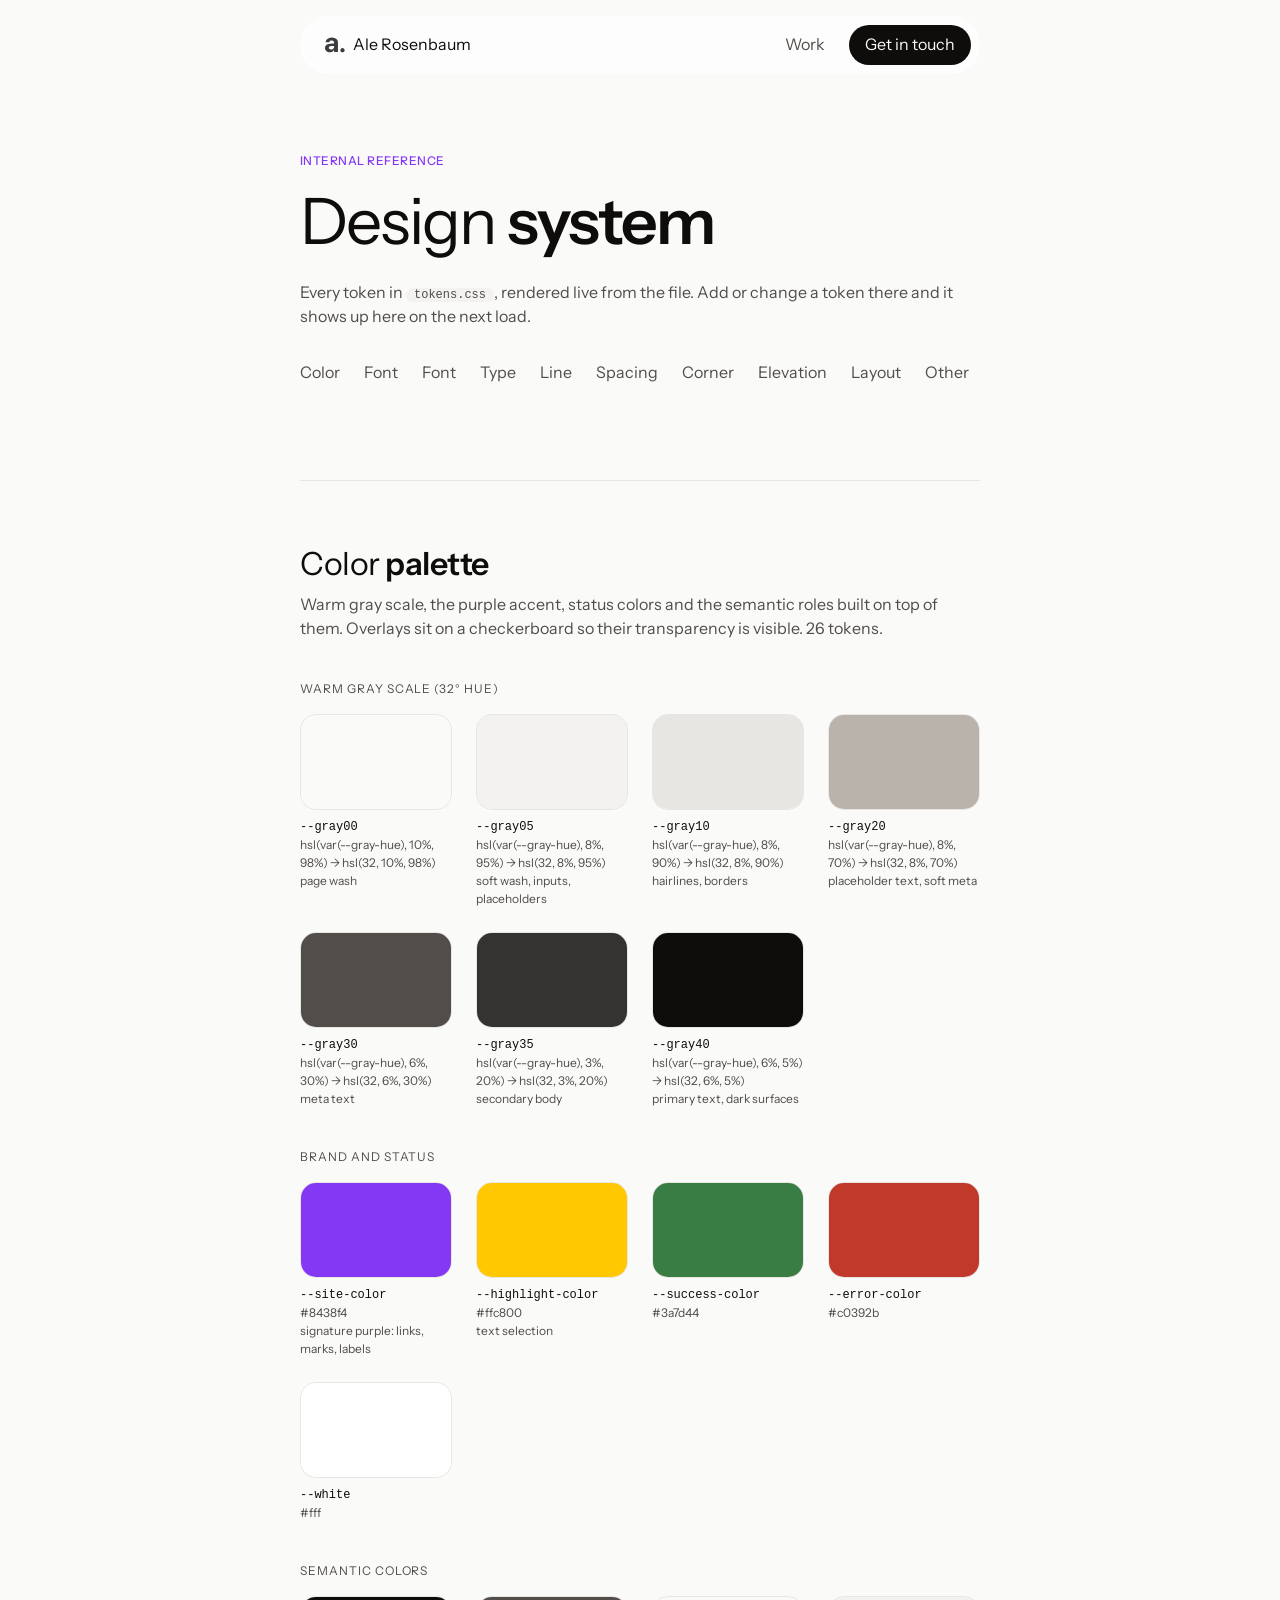
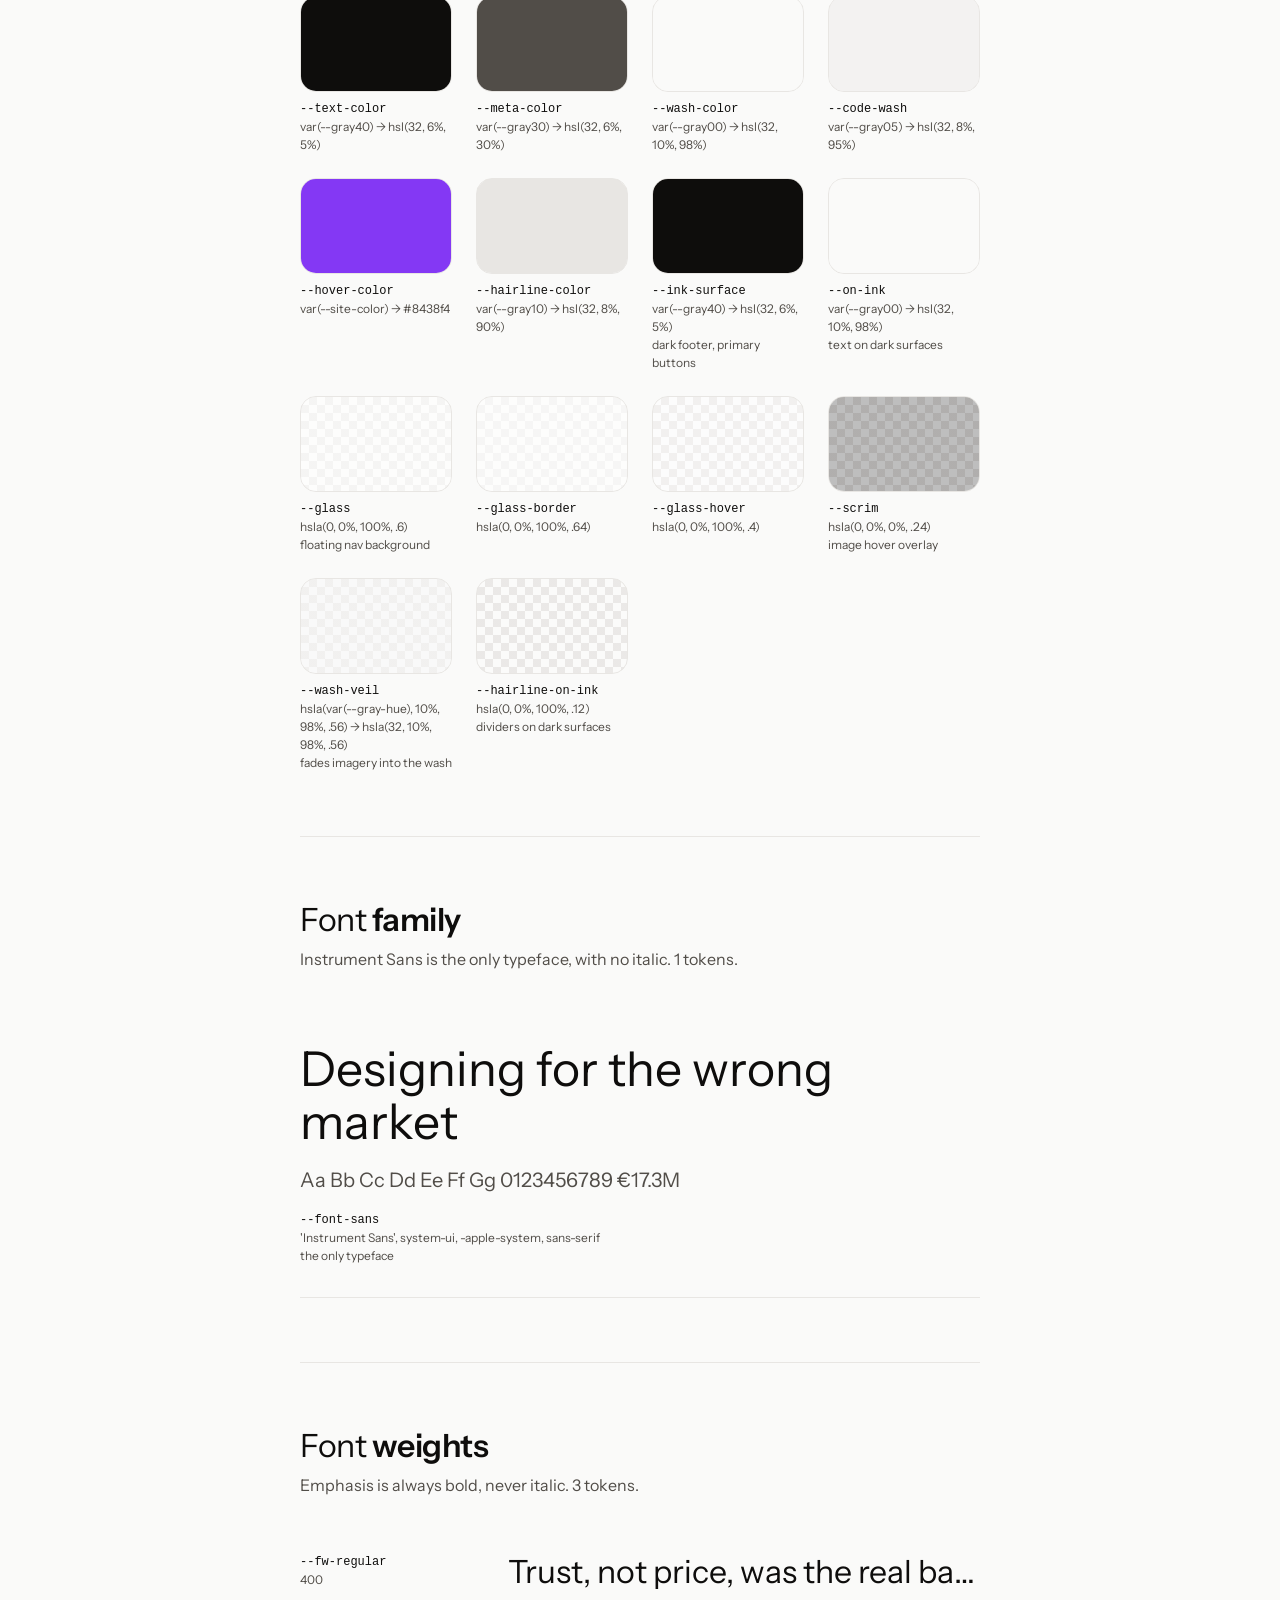
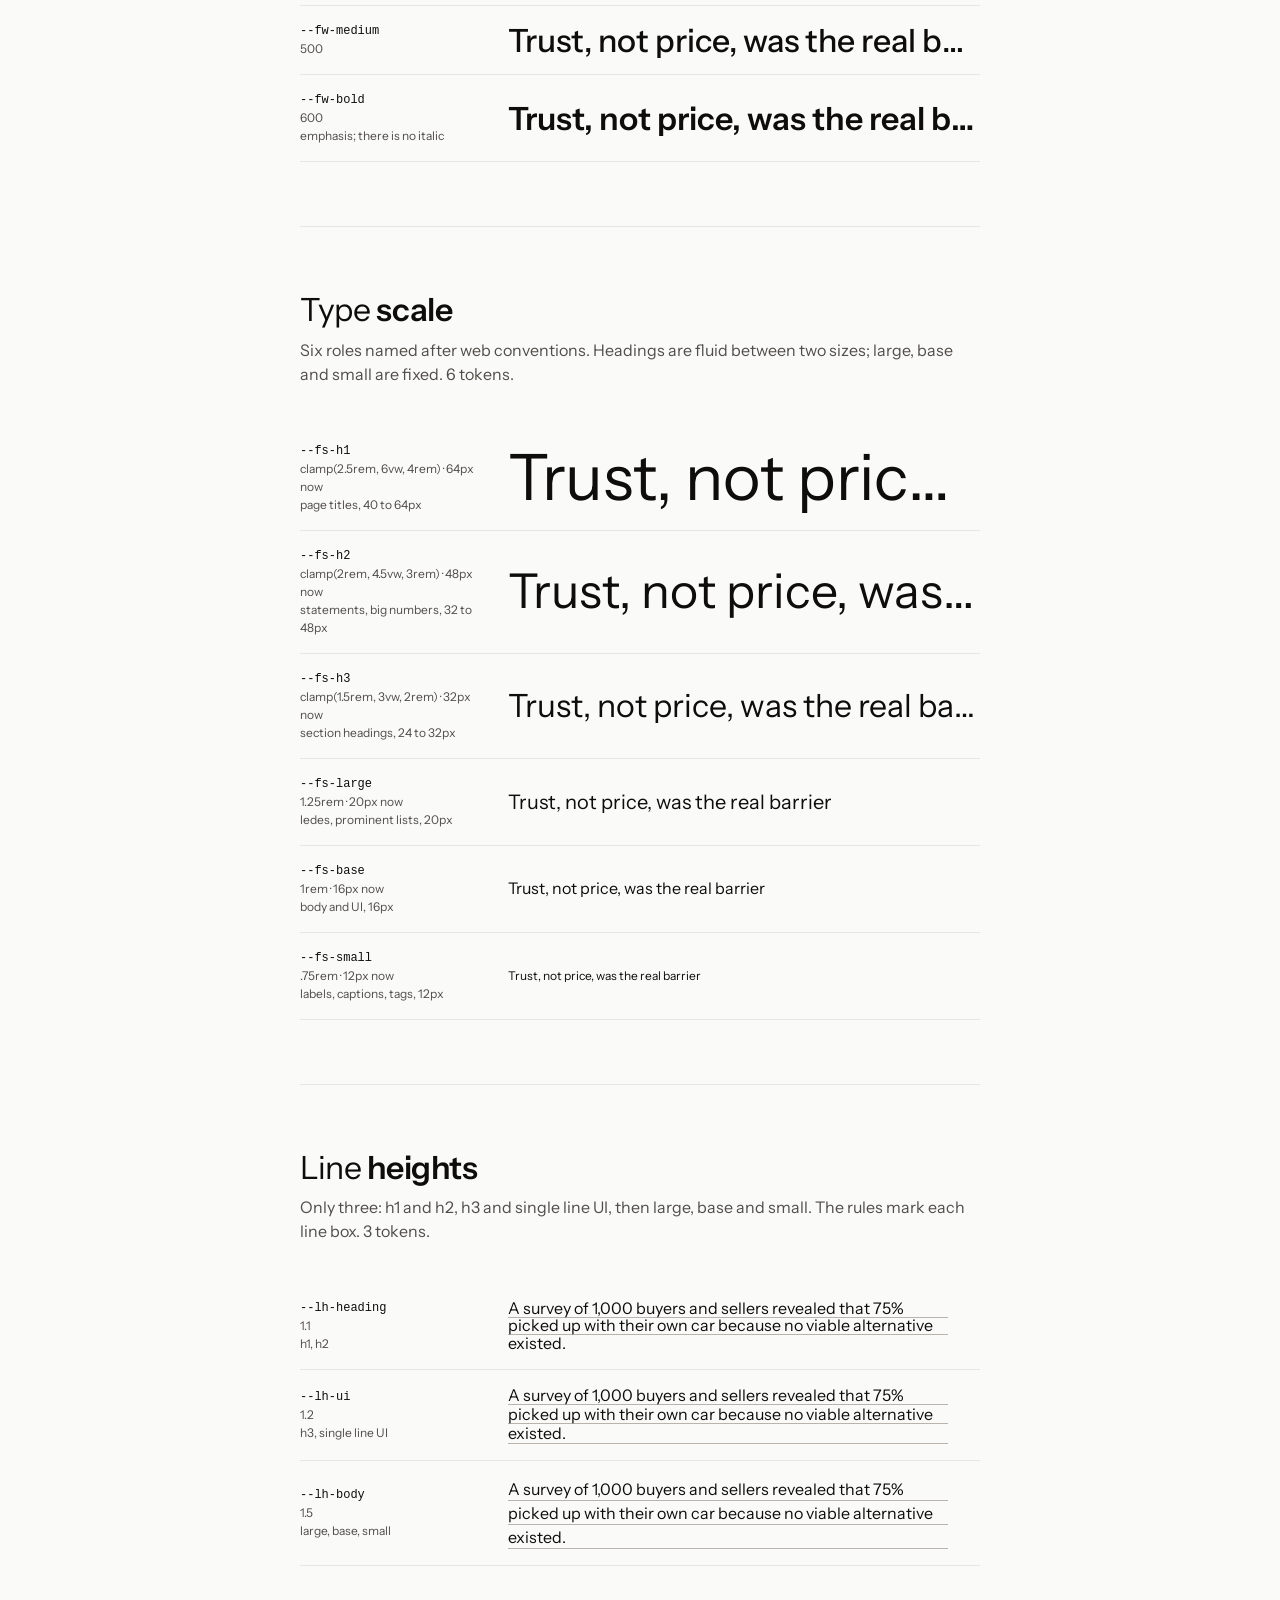
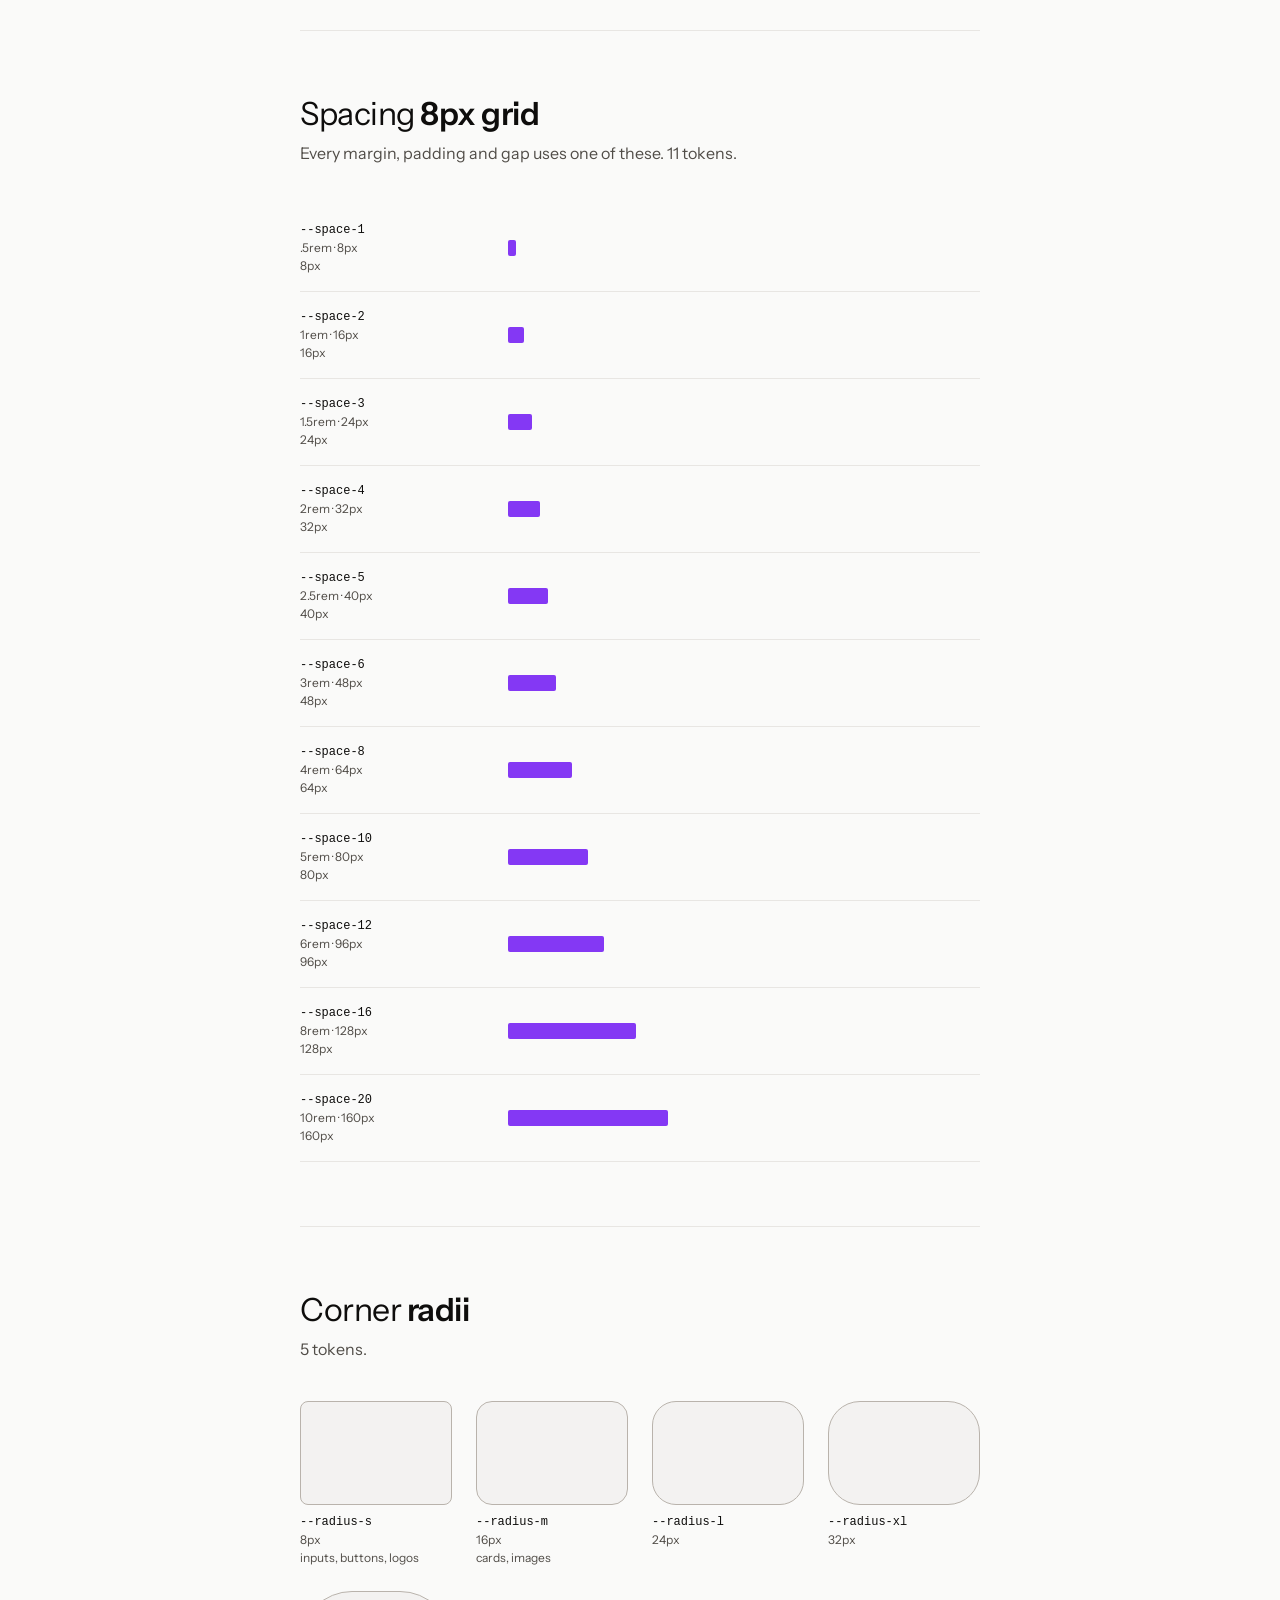
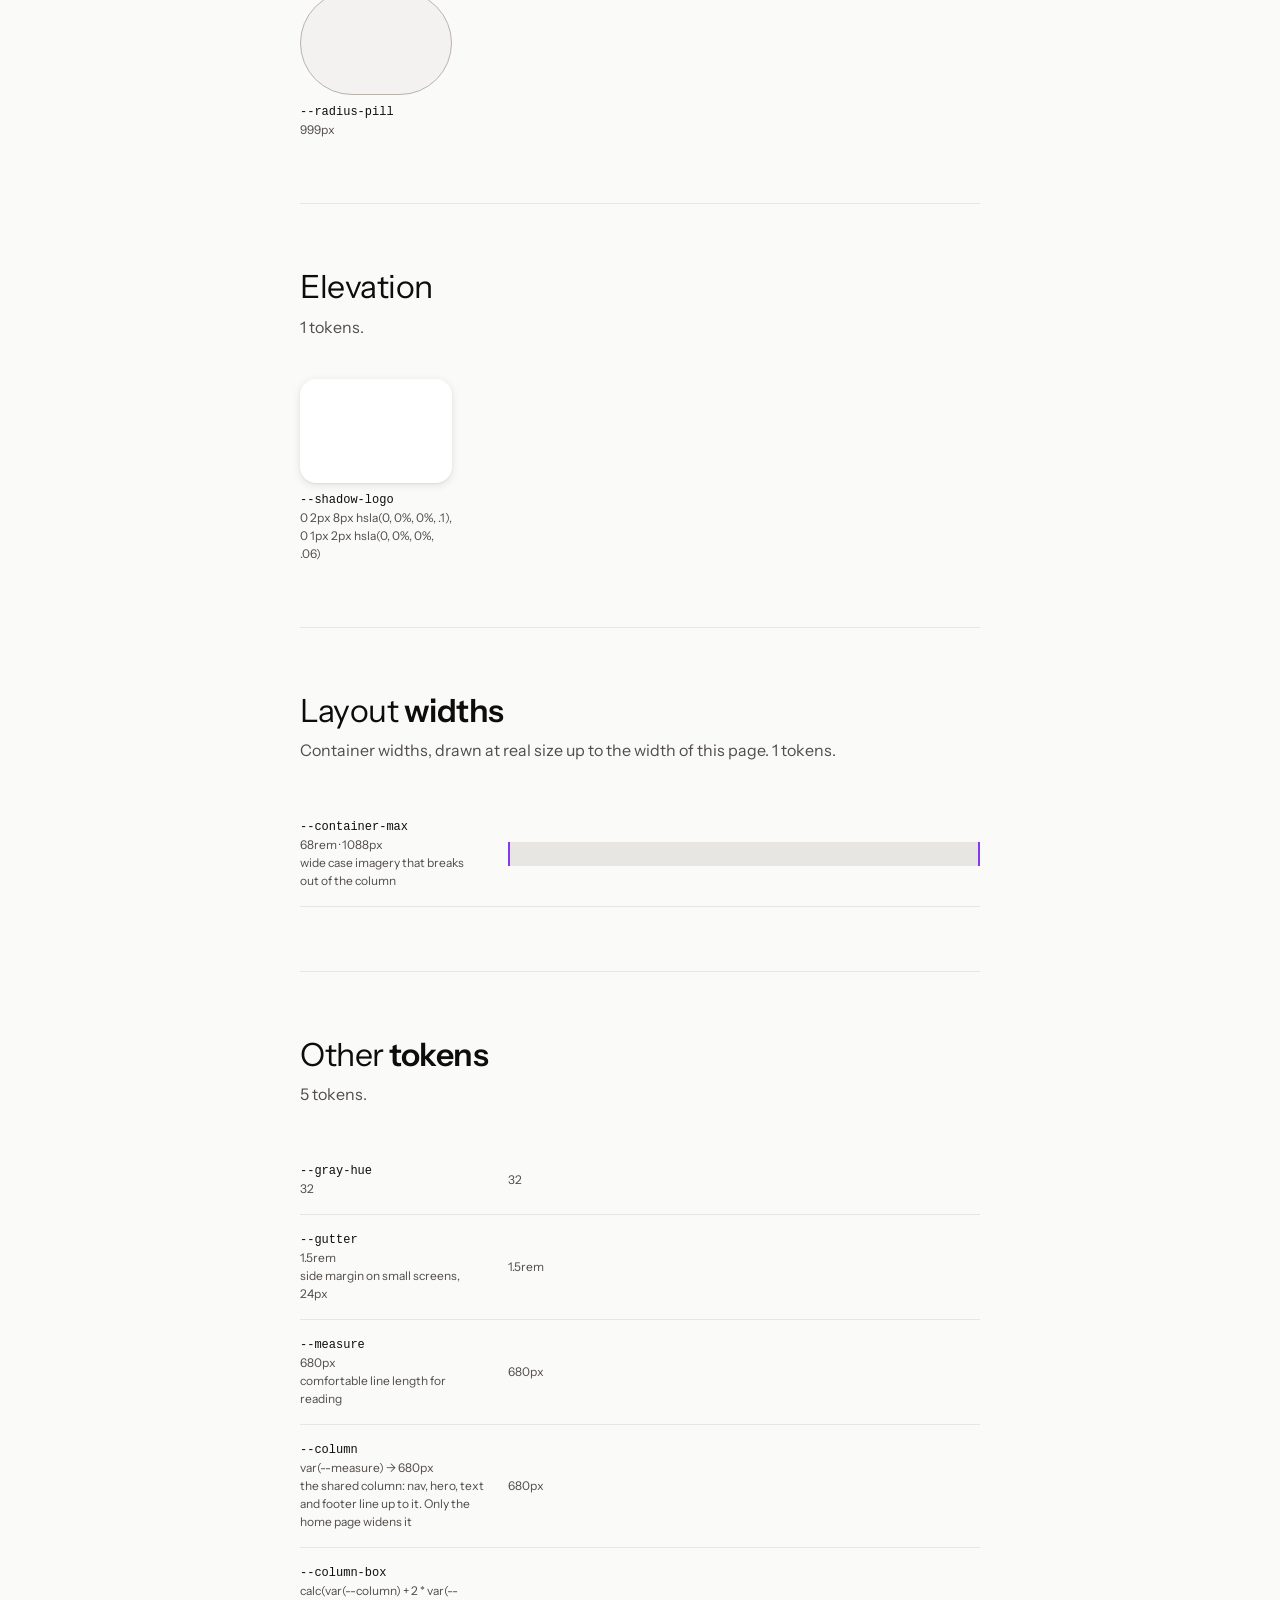
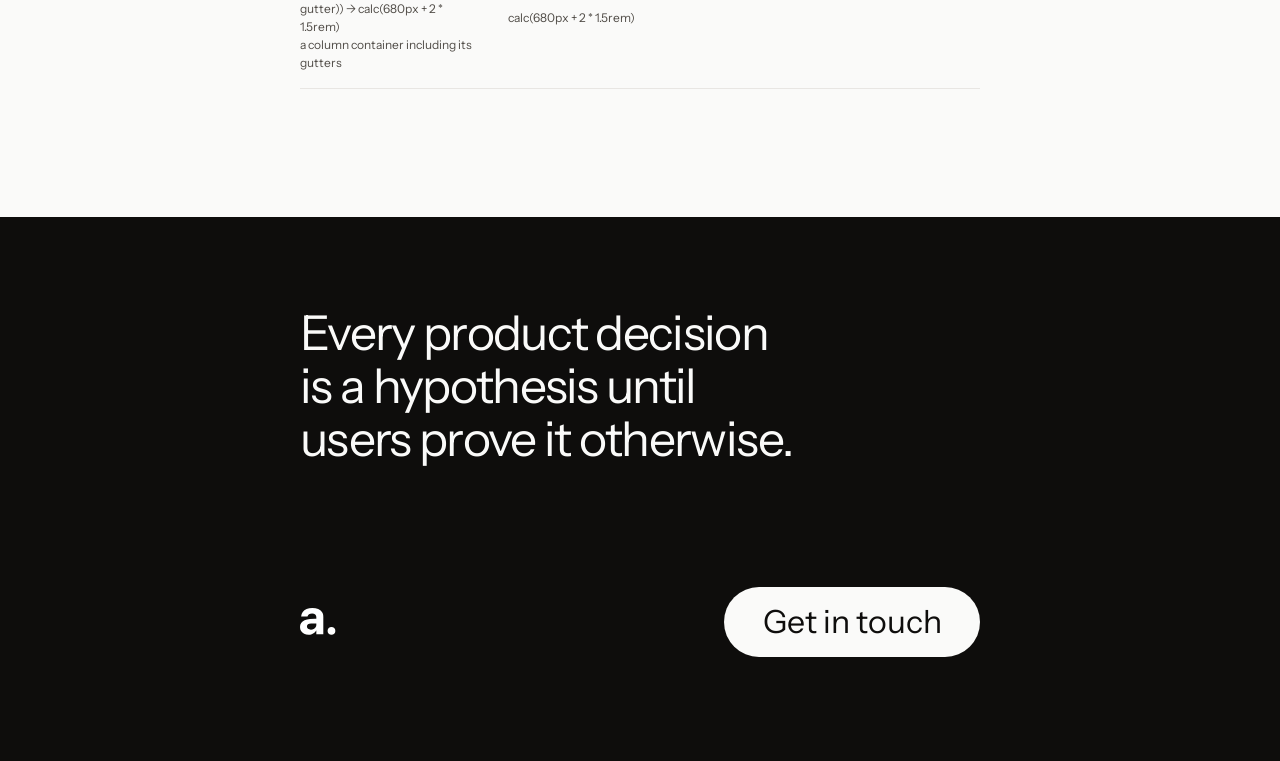
<file: design-system.html>
<!DOCTYPE html>
<html lang="en">
<head>
  <meta charset="UTF-8" />
  <meta name="viewport" content="width=device-width, initial-scale=1" />
  <meta name="robots" content="noindex, nofollow" />
  <link rel="icon" href="/favicon.svg" type="image/svg+xml" />
  <title>Design System · Ale Rosenbaum</title>
  <link rel="preconnect" href="https://fonts.googleapis.com" />
  <link rel="preconnect" href="https://fonts.gstatic.com" crossorigin />
  <link href="https://fonts.googleapis.com/css2?family=Instrument+Sans:wght@400;500;600;700&display=swap" rel="stylesheet" />
  <link rel="stylesheet" href="/tokens.css?v=d6733edf" />
  <link rel="stylesheet" href="/sticky-header.css?v=431f6671" />
  <script src="/sticky-header.js?v=59030e30" defer></script>
  <link rel="stylesheet" href="/site-footer.css?v=0e87a45d" />
  <script src="/site-footer.js?v=56902498" defer></script>
  <style>
    *, *::before, *::after { box-sizing: border-box; margin: 0; padding: 0; }
    html { -webkit-font-smoothing: antialiased; }
    body {
      background: var(--wash-color);
      color: var(--text-color);
      font-family: var(--font-sans);
      font-size: var(--fs-base);
      line-height: var(--lh-body);
    }
    ::selection { background: var(--highlight-color); color: var(--gray40); }

    .ds {
      max-width: var(--column-box);
      margin: 0 auto;
      padding: var(--space-12) var(--space-3) var(--space-16);
    }
    .ds-intro { max-width: var(--column); margin-bottom: var(--space-12); }
    .label {
      font-size: var(--fs-small);
      color: var(--site-color);
      font-weight: var(--fw-medium);
      letter-spacing: .04em;
      text-transform: uppercase;
      margin-bottom: var(--space-2);
    }
    .ds-title {
      font-size: var(--fs-h1);
      font-weight: var(--fw-regular);
      letter-spacing: -.03em;
      line-height: var(--lh-heading);
      margin-bottom: var(--space-3);
    }
    .ds-title em, .ds-section h2 em {
      font-weight: var(--fw-bold);
    }
    .ds-lede { color: var(--meta-color); }
    .ds-lede code, .ds-name {
      font-family: ui-monospace, SFMono-Regular, Menlo, monospace;
      font-size: var(--fs-small);
    }
    .ds-lede code {
      background: var(--code-wash);
      padding: 0 var(--space-1);
      border-radius: var(--radius-s);
    }

    .ds-toc {
      display: flex;
      flex-wrap: wrap;
      gap: var(--space-1) var(--space-3);
      margin-top: var(--space-4);
      font-size: var(--fs-base);
    }
    .ds-toc a { color: var(--meta-color); text-decoration: none; }
    .ds-toc a:hover { color: var(--hover-color); }

    .ds-section {
      padding-top: var(--space-8);
      margin-top: var(--space-8);
      border-top: 1px solid var(--hairline-color);
      scroll-margin-top: var(--space-10);
    }
    .ds-section h2 {
      font-size: var(--fs-h3);
      font-weight: var(--fw-regular);
      letter-spacing: -.015em;
      line-height: var(--lh-ui);
      margin-bottom: var(--space-1);
    }
    .ds-section > p { color: var(--meta-color); margin-bottom: var(--space-5); max-width: var(--column); }
    .ds-group-title {
      font-size: var(--fs-small);
      color: var(--meta-color);
      letter-spacing: .08em;
      text-transform: uppercase;
      margin: var(--space-5) 0 var(--space-2);
    }

    .ds-name { color: var(--text-color); word-break: break-all; }
    .ds-value { font-size: var(--fs-small); color: var(--meta-color); word-break: break-word; }
    .ds-note { font-size: var(--fs-small); color: var(--meta-color); }

    /* Colors */
    .swatches {
      display: grid;
      grid-template-columns: repeat(auto-fill, minmax(144px, 1fr));
      gap: var(--space-3);
    }
    .swatch-chip {
      height: 96px;
      border-radius: var(--radius-m);
      border: 1px solid var(--hairline-color);
      margin-bottom: var(--space-1);
      background-image:
        linear-gradient(45deg, var(--gray10) 25%, transparent 25%, transparent 75%, var(--gray10) 75%),
        linear-gradient(45deg, var(--gray10) 25%, transparent 25%, transparent 75%, var(--gray10) 75%);
      background-size: 16px 16px;
      background-position: 0 0, 8px 8px;
      position: relative;
      overflow: hidden;
    }
    .swatch-chip span { position: absolute; inset: 0; }

    /* Rows: type, line height, spacing, radii */
    .rows { display: flex; flex-direction: column; }
    .row {
      display: grid;
      grid-template-columns: 184px minmax(0, 1fr);
      gap: var(--space-3);
      align-items: center;
      padding: var(--space-2) 0;
      border-bottom: 1px solid var(--hairline-color);
    }
    .row-meta { display: flex; flex-direction: column; gap: 0; }
    .type-sample {
      line-height: var(--lh-heading);
      white-space: nowrap;
      overflow: hidden;
      text-overflow: ellipsis;
    }
    .lh-sample {
      max-width: 40ch;
      --lh-step: calc(var(--lh) * 1em);
      background: repeating-linear-gradient(transparent 0, transparent calc(var(--lh-step) - 1px), var(--gray20) calc(var(--lh-step) - 1px), var(--gray20) var(--lh-step));
    }
    .space-bar {
      height: 16px;
      background: var(--site-color);
      border-radius: 2px;
      min-width: 1px;
    }
    .radius-grid {
      display: grid;
      grid-template-columns: repeat(auto-fill, minmax(152px, 1fr));
      gap: var(--space-3);
    }
    .radius-box {
      height: 104px;
      background: var(--gray05);
      border: 1px solid var(--gray20);
      margin-bottom: var(--space-1);
    }
    .shadow-box {
      height: 104px;
      background: var(--white);
      border-radius: var(--radius-m);
      margin-bottom: var(--space-1);
    }
    .font-card {
      padding: var(--space-4) 0;
      border-bottom: 1px solid var(--hairline-color);
    }
    .font-card .specimen { font-size: var(--fs-h2); line-height: var(--lh-heading); margin-bottom: var(--space-2); }
    .font-card .alphabet { font-size: var(--fs-large); color: var(--meta-color); margin-bottom: var(--space-2); }
    .layout-bar {
      height: 24px;
      max-width: 100%;
      background: var(--gray10);
      border-left: 2px solid var(--site-color);
      border-right: 2px solid var(--site-color);
    }

    .ds-error { color: var(--error-color); }

    @media (max-width: 600px) {
      .ds { padding-top: var(--space-10); }
      .row { grid-template-columns: minmax(0, 1fr); gap: var(--space-1); }
      .type-sample { white-space: normal; }
    }
  
    em { font-style: normal; font-weight: var(--fw-bold); }
  </style>
</head>
<body>
  <main class="ds">
    <header class="ds-intro">
      <div class="label">Internal reference</div>
      <h1 class="ds-title">Design <em>system</em></h1>
      <p class="ds-lede">Every token in <code>tokens.css</code>, rendered live from the file. Add or change a token there and it shows up here on the next load.</p>
      <nav class="ds-toc" id="toc"></nav>
    </header>
    <div id="ds-root"><p class="ds-note">Loading tokens…</p></div>
  </main>

  <script>
  (function () {
    var root = document.getElementById('ds-root');
    var toc = document.getElementById('toc');
    var css = getComputedStyle(document.documentElement);

    function el(tag, cls, text) {
      var n = document.createElement(tag);
      if (cls) n.className = cls;
      if (text != null) n.textContent = text;
      return n;
    }
    function meta(t) {
      var m = el('div', 'row-meta');
      m.appendChild(el('div', 'ds-name', t.name));
      m.appendChild(el('div', 'ds-value', t.raw + (t.resolved && t.resolved !== t.raw ? '  →  ' + t.resolved : '')));
      if (t.note) m.appendChild(el('div', 'ds-note', t.note));
      return m;
    }
    function px(value) {
      var probe = el('div');
      probe.style.position = 'absolute';
      probe.style.visibility = 'hidden';
      probe.style.width = value;
      document.body.appendChild(probe);
      var w = probe.getBoundingClientRect().width;
      probe.remove();
      return Math.round(w * 100) / 100;
    }

    // Read tokens.css and keep each token with its group heading and inline comment.
    function parse(text) {
      var block = text.slice(text.indexOf(':root'));
      var groups = [], current = { title: 'Tokens', tokens: [] };
      block.split('\n').forEach(function (line) {
        var heading = line.match(/\/\*\s*─+\s*(.+?)\s*─+\s*\*\//);
        if (heading) {
          if (current.tokens.length) groups.push(current);
          current = { title: heading[1], tokens: [] };
          return;
        }
        var decl = line.match(/^\s*(--[\w-]+)\s*:\s*(.+?);\s*(?:\/\*\s*(.*?)\s*\*\/)?\s*$/);
        if (decl) {
          current.tokens.push({
            name: decl[1],
            raw: decl[2],
            note: decl[3] || '',
            resolved: css.getPropertyValue(decl[1]).trim()
          });
        }
      });
      if (current.tokens.length) groups.push(current);
      return groups;
    }

    function kind(t) {
      var n = t.name;
      if (/^--font-/.test(n)) return 'font';
      if (/^--fw-/.test(n)) return 'weight';
      if (/^--fs-/.test(n)) return 'fs';
      if (/^--lh-/.test(n)) return 'lh';
      if (/^--space-/.test(n)) return 'space';
      if (/^--radius-/.test(n)) return 'radius';
      if (/^--shadow/.test(n)) return 'shadow';
      if (/width|max$/.test(n)) return 'layout';
      if (CSS.supports('color', 'var(' + n + ')') && /^(#|hsl|rgb|var\(--(gray|site|white|text|meta|wash|ink|on-))/.test(t.raw)) return 'color';
      return 'other';
    }

    var SECTIONS = [
      { id: 'color', title: 'Color', em: 'palette', desc: 'Warm gray scale, the purple accent, status colors and the semantic roles built on top of them. Overlays sit on a checkerboard so their transparency is visible.' },
      { id: 'font', title: 'Font', em: 'family', desc: 'Instrument Sans is the only typeface, with no italic.' },
      { id: 'weight', title: 'Font', em: 'weights', desc: 'Emphasis is always bold, never italic.' },
      { id: 'fs', title: 'Type', em: 'scale', desc: 'Six roles named after web conventions. Headings are fluid between two sizes; large, base and small are fixed.' },
      { id: 'lh', title: 'Line', em: 'heights', desc: 'Only three: h1 and h2, h3 and single line UI, then large, base and small. The rules mark each line box.' },
      { id: 'space', title: 'Spacing', em: '8px grid', desc: 'Every margin, padding and gap uses one of these.' },
      { id: 'radius', title: 'Corner', em: 'radii', desc: '' },
      { id: 'shadow', title: 'Elevation', em: '', desc: '' },
      { id: 'layout', title: 'Layout', em: 'widths', desc: 'Container widths, drawn at real size up to the width of this page.' },
      { id: 'other', title: 'Other', em: 'tokens', desc: '' }
    ];

    function renderColor(list, groupsByTitle) {
      var wrap = el('div');
      groupsByTitle.forEach(function (g) {
        var items = g.tokens.filter(function (t) { return kind(t) === 'color'; });
        if (!items.length) return;
        wrap.appendChild(el('div', 'ds-group-title', g.title));
        var grid = el('div', 'swatches');
        items.forEach(function (t) {
          var card = el('div');
          var chip = el('div', 'swatch-chip');
          var fill = el('span');
          fill.style.background = 'var(' + t.name + ')';
          chip.appendChild(fill);
          card.appendChild(chip);
          card.appendChild(meta(t));
          grid.appendChild(card);
        });
        wrap.appendChild(grid);
      });
      return wrap;
    }
    function renderFont(list) {
      var wrap = el('div');
      list.forEach(function (t) {
        var card = el('div', 'font-card');
        var s = el('div', 'specimen', 'Designing for the wrong market');
        s.style.fontFamily = 'var(' + t.name + ')';
        var a = el('div', 'alphabet', 'Aa Bb Cc Dd Ee Ff Gg 0123456789 €17.3M');
        a.style.fontFamily = 'var(' + t.name + ')';
        card.appendChild(s); card.appendChild(a); card.appendChild(meta(t));
        wrap.appendChild(card);
      });
      return wrap;
    }
    function renderRows(list, sample) {
      var wrap = el('div', 'rows');
      list.forEach(function (t) {
        var row = el('div', 'row');
        var m = meta(t);
        row.appendChild(m);
        row.appendChild(sample(t, m));
        wrap.appendChild(row);
      });
      return wrap;
    }
    function renderRadius(list) {
      var grid = el('div', 'radius-grid');
      list.forEach(function (t) {
        var card = el('div');
        var box = el('div', 'radius-box');
        box.style.borderRadius = 'var(' + t.name + ')';
        card.appendChild(box); card.appendChild(meta(t));
        grid.appendChild(card);
      });
      return grid;
    }
    function renderShadow(list) {
      var grid = el('div', 'radius-grid');
      list.forEach(function (t) {
        var card = el('div');
        var box = el('div', 'shadow-box');
        box.style.boxShadow = 'var(' + t.name + ')';
        card.appendChild(box); card.appendChild(meta(t));
        grid.appendChild(card);
      });
      return grid;
    }

    fetch('/tokens.css?v=d6733edf', { cache: 'no-store' })
      .then(function (r) { if (!r.ok) throw new Error(r.status); return r.text(); })
      .then(function (text) {
        var groups = parse(text);
        var all = [].concat.apply([], groups.map(function (g) { return g.tokens; }));
        root.textContent = '';
        SECTIONS.forEach(function (sec) {
          var list = all.filter(function (t) { return kind(t) === sec.id; });
          if (!list.length) return;
          var s = el('section', 'ds-section');
          s.id = sec.id;
          var h = el('h2');
          h.appendChild(document.createTextNode(sec.title + (sec.em ? ' ' : '')));
          if (sec.em) h.appendChild(el('em', null, sec.em));
          s.appendChild(h);
          s.appendChild(el('p', null, (sec.desc ? sec.desc + ' ' : '') + list.length + ' tokens.'));

          var body;
          if (sec.id === 'color') body = renderColor(list, groups);
          else if (sec.id === 'font') body = renderFont(list);
          else if (sec.id === 'fs') body = renderRows(list, function (t, m) {
            m.querySelector('.ds-value').textContent += '  ·  ' + px('var(' + t.name + ')') + 'px now';
            var x = el('div', 'type-sample', 'Trust, not price, was the real barrier');
            x.style.fontSize = 'var(' + t.name + ')';
            return x;
          });
          else if (sec.id === 'weight') body = renderRows(list, function (t) {
            var x = el('div', 'type-sample', 'Trust, not price, was the real barrier');
            x.style.fontSize = 'var(--fs-h3)';
            x.style.fontWeight = 'var(' + t.name + ')';
            return x;
          });
          else if (sec.id === 'lh') body = renderRows(list, function (t) {
            var x = el('p', 'lh-sample', 'A survey of 1,000 buyers and sellers revealed that 75% picked up with their own car because no viable alternative existed.');
            x.style.setProperty('--lh', 'var(' + t.name + ')');
            x.style.lineHeight = 'var(--lh)';
            return x;
          });
          else if (sec.id === 'space') body = renderRows(list, function (t, m) {
            m.querySelector('.ds-value').textContent += '  ·  ' + px('var(' + t.name + ')') + 'px';
            var x = el('div', 'space-bar');
            x.style.width = 'var(' + t.name + ')';
            return x;
          });
          else if (sec.id === 'radius') body = renderRadius(list);
          else if (sec.id === 'shadow') body = renderShadow(list);
          else if (sec.id === 'layout') body = renderRows(list, function (t, m) {
            m.querySelector('.ds-value').textContent += '  ·  ' + px('var(' + t.name + ')') + 'px';
            var x = el('div', 'layout-bar');
            x.style.width = 'var(' + t.name + ')';
            return x;
          });
          else body = renderRows(list, function (t) { return el('div', 'ds-value', t.resolved); });

          s.appendChild(body);
          root.appendChild(s);

          var link = el('a', null, sec.title);
          link.href = '#' + sec.id;
          toc.appendChild(link);
        });
      })
      .catch(function (e) {
        root.textContent = '';
        root.appendChild(el('p', 'ds-error', 'Could not load tokens.css (' + e.message + ').'));
      });
  })();
  </script>
</body>
</html>
</file>
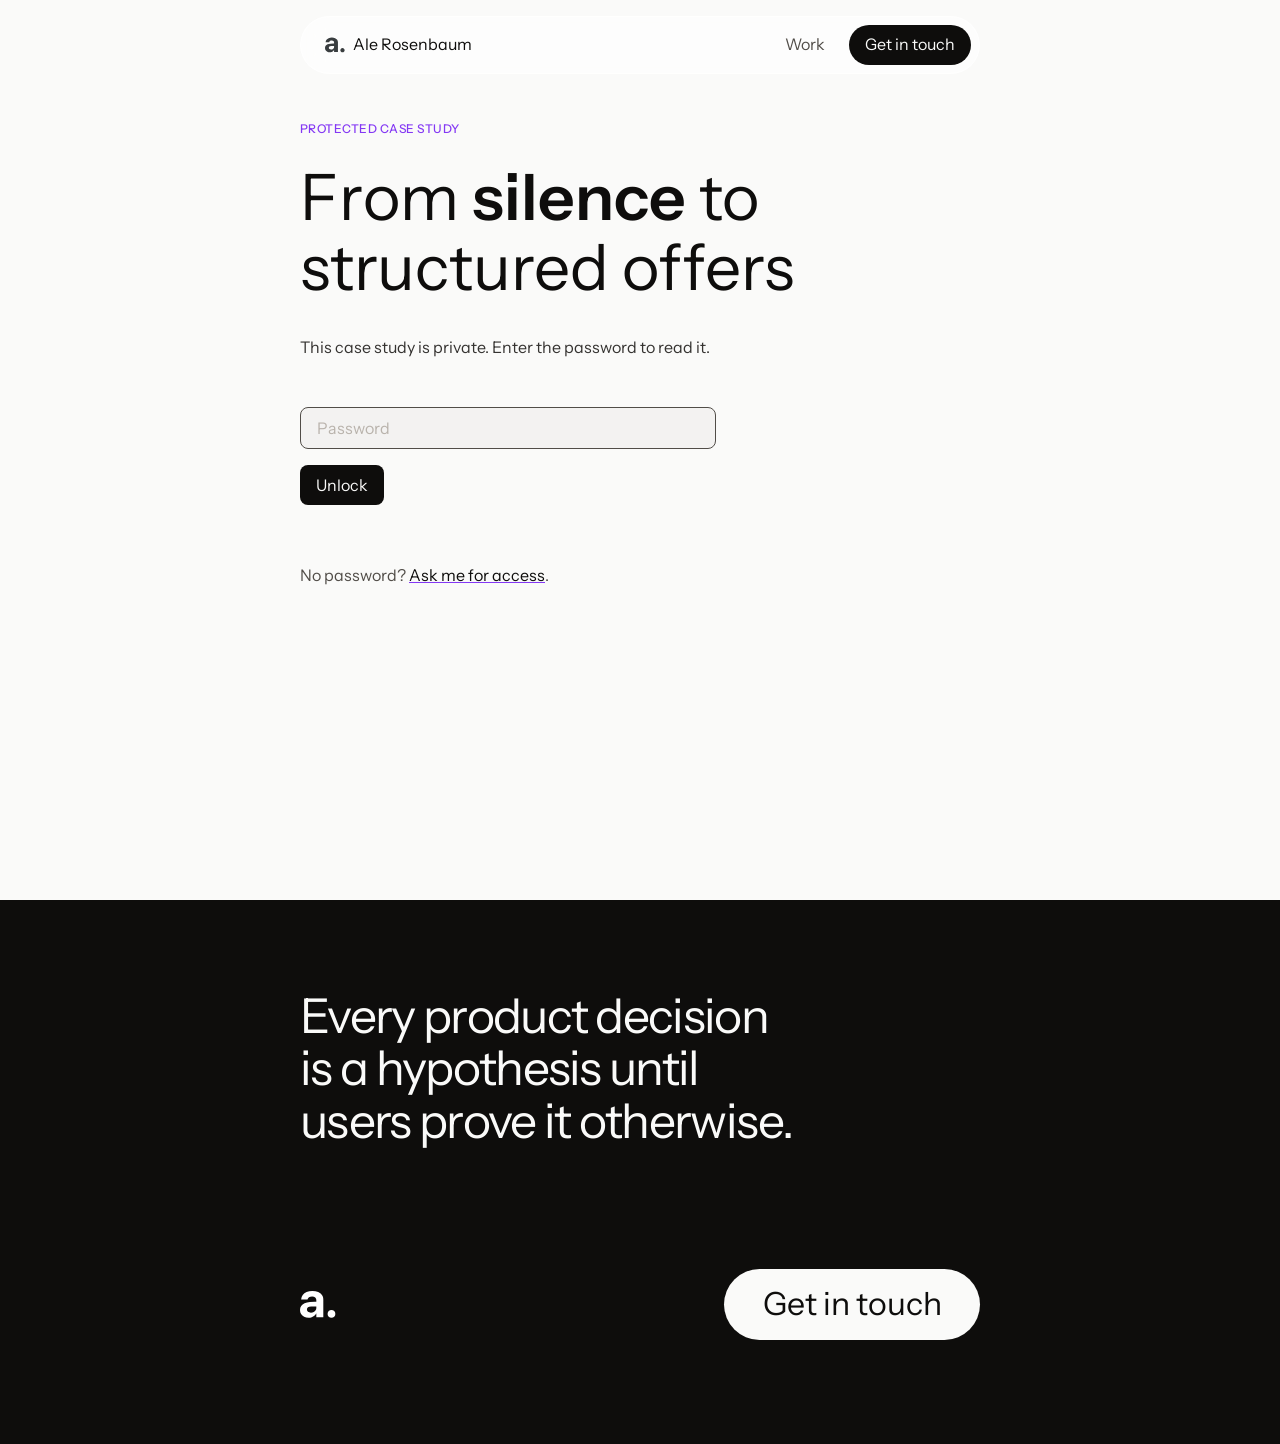
<file: offers.html>
<!DOCTYPE html>
<html lang="en">
<head>
<meta charset="utf-8">
<meta name="viewport" content="width=device-width, initial-scale=1">
<link rel="icon" href="/favicon.svg" type="image/svg+xml">
<meta name="robots" content="noindex">
<title>From Silence to Structured Offers · Ale Rosenbaum</title>
<meta name="description" content="How I designed structured offers for Marktplaats, turning silent conversations into clearer negotiations and more successful deals.">
<meta name="author" content="Ale Rosenbaum">
<link rel="canonical" href="https://alerosenbaum.com/offers.html">
<meta property="og:type" content="article">
<meta property="og:site_name" content="Ale Rosenbaum">
<meta property="og:locale" content="en_US">
<meta property="og:url" content="https://alerosenbaum.com/offers.html">
<meta property="og:title" content="From Silence to Structured Offers · Ale Rosenbaum">
<meta property="og:description" content="How I designed structured offers for Marktplaats, turning silent conversations into clearer negotiations and more successful deals.">
<meta property="og:image" content="https://alerosenbaum.com/offers-hero.png">
<meta property="og:image:secure_url" content="https://alerosenbaum.com/offers-hero.png">
<meta property="og:image:type" content="image/png">
<meta property="og:image:width" content="1024">
<meta property="og:image:height" content="1024">
<meta property="og:image:alt" content="Two phone screens showing the structured offer and counter-offer experience">
<meta name="twitter:card" content="summary_large_image">
<meta name="twitter:title" content="From Silence to Structured Offers · Ale Rosenbaum">
<meta name="twitter:description" content="How I designed structured offers for Marktplaats, turning silent conversations into clearer negotiations and more successful deals.">
<meta name="twitter:image" content="https://alerosenbaum.com/offers-hero.png">
<meta name="twitter:image:alt" content="Two phone screens showing the structured offer and counter-offer experience">
<!-- Google Analytics (GA4). -->
<script async src="https://www.googletagmanager.com/gtag/js?id=G-VXNMWSJCZE"></script>
<script>
window.dataLayer = window.dataLayer || [];
function gtag(){dataLayer.push(arguments);}
gtag('js', new Date());
// The gate is not a page view of the case: the case sends that itself once it
// is unlocked. The gate reports case_gate_view and case_unlock events instead.
gtag('config', 'G-VXNMWSJCZE', { send_page_view: false });
</script>
<link rel="preconnect" href="https://fonts.googleapis.com">
<link rel="preconnect" href="https://fonts.gstatic.com" crossorigin>
<link href="https://fonts.googleapis.com/css2?family=Instrument+Sans:wght@400;500;600;700&display=swap" rel="stylesheet">
<link rel="stylesheet" href="/tokens.css?v=d6733edf">
<link rel="stylesheet" href="/sticky-header.css?v=431f6671">
<script src="/sticky-header.js?v=59030e30" defer></script>
<link rel="stylesheet" href="/site-footer.css?v=0e87a45d">
<script src="/site-footer.js?v=56902498" defer></script>
<script src="/analytics.js?v=70f9611a" defer></script>
<style>
html { -webkit-font-smoothing: antialiased; }
body {
  margin: 0;
  background: var(--wash-color);
  color: var(--text-color);
  font-family: var(--font-sans);
  font-size: var(--fs-base);
  line-height: var(--lh-body);
  font-feature-settings: "ss02" 1;
}
em { font-style: normal; font-weight: var(--fw-bold); }

/* Same column and header as the case page it unlocks */
.gate {
  max-width: var(--column-box);
  min-height: calc(100vh - 3.5rem);
  margin: 0 auto;
  padding: var(--space-8) var(--gutter) var(--space-12);
}
.label {
  margin: 0 0 var(--space-3);
  color: var(--site-color);
  font-size: var(--fs-small);
  font-weight: var(--fw-medium);
  letter-spacing: .04em;
  text-transform: uppercase;
}
.gate h1 {
  margin: 0 0 var(--space-4);
  text-wrap: pretty;
}
.gate-lede {
  margin: 0 0 var(--space-6);
  color: var(--gray35);
  text-wrap: pretty;
}

/* Form fields as on the home contact form */
.gate-form {
  display: flex;
  flex-direction: column;
  gap: var(--space-2);
  max-width: 26rem;
}
.visually-hidden {
  position: absolute;
  width: 1px;
  height: 1px;
  overflow: hidden;
  clip: rect(0 0 0 0);
  white-space: nowrap;
}
.field-input {
  font-family: var(--font-sans);
  font-size: var(--fs-base);
  line-height: var(--lh-body);
  color: var(--text-color);
  background: var(--gray05);
  border: 1px solid var(--hairline-color);
  border-radius: var(--radius-s);
  padding: var(--space-1) var(--space-2);
  outline: none;
  -webkit-appearance: none;
  transition: border-color .2s;
}
.field-input::placeholder { color: var(--gray20); }
.field-input:focus { border-color: var(--meta-color); }
.form-submit {
  align-self: flex-start;
  font-family: var(--font-sans);
  font-size: var(--fs-base);
  line-height: var(--lh-body);
  padding: var(--space-1) var(--space-2);
  background: var(--ink-surface);
  color: var(--on-ink);
  border: none;
  border-radius: var(--radius-s);
  cursor: pointer;
  transition: opacity .2s;
}
.form-submit:hover { opacity: .75; }
.form-submit:disabled { opacity: .5; cursor: wait; }
.form-submit:focus-visible { outline: 2px solid var(--site-color); outline-offset: 2px; }
.gate-error {
  min-height: 1.5em;
  margin: 0;
  color: var(--error-color);
  font-size: var(--fs-small);
}
.gate-hint {
  margin: var(--space-3) 0 0;
  color: var(--meta-color);
}
.gate-hint a {
  color: var(--text-color);
  text-decoration-color: var(--site-color);
  text-decoration-thickness: max(.05em, 1px);
}
.gate-hint a:hover { color: var(--hover-color); }
</style>
</head>
<body data-case="offers" data-gate>

<main class="gate">
  <p class="label">Protected case study</p>
  <h1>From <em>silence</em> to structured offers</h1>
  <p class="gate-lede">This case study is private. Enter the password to read it.</p>
  <form class="gate-form" id="gate-form">
    <label class="visually-hidden" for="gate-pass">Password</label>
    <input class="field-input" type="password" id="gate-pass" placeholder="Password" autocomplete="current-password" autofocus required>
    <button class="form-submit" type="submit" id="gate-btn">Unlock</button>
    <p class="gate-error" id="gate-error" role="alert"></p>
  </form>
  <p class="gate-hint">No password? <a data-track="access_request" href="mailto:alesrosenbaum@gmail.com?subject=Password%20for%20the%20Structured%20Offers%20case%20study">Ask me for access</a>.</p>
</main>

<script id="payload" type="application/json">{"salt":"9nknb/B8YchJ4EemkUFF4g==","iter":600000,"iv":"asgOHsuersGCsLqf","ct":"eFBNuZdOMkeekYxlFUTbp9f3IDpKtozq5qSOT/[base64]/cP0lXNW9isCnIPpa5hJnw4jOP5ySS4EVktAb988D/vdtCyftvyW5yC2G/3A7yNoodRplzHAQ57oBjXeg1vgHx+FEWHgiT2EjnxwoWokDgOv1jHi0baltncsAHYb64aurgPWX6lmf1rPfl5FkWmafaoSWxm8ET9mSs9M8W4y2TJg7BV0+ST3+IjUM5itO7nr5fVoshSKXUZOmvXVQ3TDmVl7vzRLfmJw8/rcAYG9wgCzhW8PJhpzU9dmK3PWVoQvaIugNLJPBDdD6F+DiAezv/S+4KYxdbL8leYBGTK60tAqfysxh+gvxvXwDnoGo8maRdf/[base64]/rZii93YFi9EXTUHIk2YGF53LbjmYertuDUQ/[base64]/b6BHXB+NjR/E0Q1XZRbcolo1lvxQxmge+XZNS+5HDQOsh3AFj5I4mYFVFWviepcq/EPtH4KnGsI/Scv6QGZuXCxi+70jTzeIEtFqs2YUCkt0lwfVtm+Lhu1kdLET/dRA7exGCIgBJ9gY5aB2JAIXRNSSNTTQjros7ULMBGSGvH1YXx8OieRObr90OCHkumrDhppVio0Dh/ppwZyAQOo4lGNm2U7N4qnxdayH1RZdhe7zsRepjseeXlpvaLxY0QD105I3Bf2kjlXjucu3snufuiv8VixgR2dgvS+A/IrgJI3w/0+l3IY3an2n4xNw4sd7GKHjO2ZVoQuampeZn1qFLZ4fSla4jXeS0r6wA36q5F+2E0jKlJc252Ky9btvBJQKRIOGtyc3m/TWN1BYpOoCAJ+z2Q8W9jMsH2zNdlUIWqjLcrHQRxxczqKgGPiLpi4axspcdY9b81KwA7OHsYBsVuXnMXZkmRs20ml6Z7s5C5bbGyooSsJjy25Maosw4tq7QDxVtrdrkBlj8aGr7OFGY5/TPH9/[base64]/5zxwsqbMwMUsB+0TO3Fm3QdtbkWg3diITw3fk5qf5YDRcDTZL3UYE82TTFVMotHn5qOva21zXFMkL//B/5otu88INaP08dt/n3OOaJJA1ad+6t3aKnH9Wlqp4YIjJ4pcsB86rZdjvu308+h0U8bqqYk4oB+QjeLdFDpZTOdOMxDe5Ausq3oWIWbQWHH3qd9jZlJ1VPhOd4nVKtNI4w+1qyeUNmDcd0gwcbro/PUIcrPnnlbmN5wWpYROnCxy/tipRsZSLXfDwJtFXzEDGiuTzRR5XCUyM7wqjv0s/+M30yk60GGt9fvYWhxclzgtjasZBq8oOzpqKlDXXlzGihDM0psiYmB9J4xFFpqb6W1rUBIXxbXcskg6tt7lu1pN2TvayTloSbnd1d19dxEJlGD36L3ypjCkbm9tdzqoHuBcXveYPuI6xyE4YUHuDuo/AG0WXm+n0mDrGIm/JGofV1I95LwCK/j5yebljrdz/nheCEAWb1sat140RZc7tWJFtz0Szaf5ib+IMJZ6N9e8a0bx0pE0kX4/Oow1tdOOjjZcNNykiJyaCizMmzm3zv5lPEKW4z+GQyRgC7IFzOycil2Nz4GRmWV+dNIn753nOKhvBlZo7AlgjJBFgnHK0NXxXqHkTh7z9yh0QyXGJdAi+GAJ58hMr3jG/yXV/uvcJv+H1KLf8/rkeWTU9Ig56w6m/euYWYBo/+IxZkpWdsQJk0DhV2DBxbNIppLxtGvXs1D2ddBXIr6QRMlr6qzpGhMZVUQ4Vi4lUQh5mRNHb9LVdC3bSu8hToGXuF5otFRoj49DbApOcvkKLLi1EyVo9CC38BtSKpWfrdwNPXjNc1wI2HINqYIooHqUOVbgE9SyrB70/hGB8CP525nWd3XChOs7rZ/U0UTXkM7VQEMD22D3IgKlbB5MZby6xDFgr06xVza8PLWx3+yw7x/tKDvUeyoRuHz5B2LM3OwE4LPtOyV+nhhVu+FP/yaAO5fD7ShNn5M/N2qwhibX+yqkK2fGOqzg9MxHCnoALRb7Wge10pFqCpfhenVya5UH0aObxxWIDsF3OOL/Dcya8tyctlYwwPjxZ5eSelQ53Ygjs6FDa2fExtlOaicbH+cHKMWk0Tc+Ka6RrLu0Mkp/kKVgK+4FzG+XRWbz7HKVhpydcra/FkHdb5EFxRfHm22u6epe7LeCw2bOGXjh0Q1RuhAT0vOxYO+DiQRz5v9Bx+RNZp5EdkHSsLVZJlXqJDqLIPDYrZH5nZ7zGNF/x8B1hOJzh96RmMMMutOvR8PTO3LOLlYpW3klXgk6bhOrsSowMLnPlEauUYhBDhPstG+8MA/bnHiZvgZBis+ws/mAtYEuAgl2aVEXN3DCuPMVZot7I/UWuwt/j0WhYS1rTJwb47oQfxZDwubfU8IEC0P3BtHBgsDRUsEiVYDAvV0QPA712pCR4qbpE7wvTYlRjR5me9GgCSd2a2yl97gG3L34Qv5gJuX5ffm47FGwEnG6VFoRvyeF/7PFYtfvblHP0w+sp380hAGmGMIMb31fjdQLdZT9w7fkdB6MGU7kZF5UDYbitStHevGdvz3F6BprZGqTXkHW60ysyJCH9ZeIay/I9q8mYbGUh3jqDFiiM0rE0PsRbcVkeZuOynUeQ8twcY7WsprNSCF28ugyOFKX37+y/zJmbfcJG9nDqiJnrBvvFiss9RYf22Kk99D6PqUINIBV5jxA/qLxemctRWcoex7P2lhtpi9ZAjBQKZXIAstyJQ8o901tQu6YmpKvzWxflb4Wk6EDHM/40e9W0GVQAfT6F8QWhsTbEhZV0mThnH/B9U563oAgHMRvWiw62fVtdM4idxvYEdca5gaOXdgNuetSC7XxqSmc3JnbD2v6KBYofCldI1DsDak6KhXh7h5LDsZ/pneYJnSCes10CLyLRfSNkUu5C509CKotyWbozheGyzTb64IlhqzzxWdH6WkWGFBakIYmfOoIm65PvLlNmuVhjWLNTo4hpeLxHllPG2AayogG7fnBq2IIxwLmqrcljpHkB4h5+LoklRe11mFBXF5EoN60h9oXMQMBnFPm+QQFFEh9rcYi/RJM5mLQbo1cU4CQ4povFBJnLcrc/y1aMV7ibWFgBCiMJkbyk0Hx9jOrr4d2Ysiz3Iu/psBf83S+uCfpuraBvjR5lmNjFDQAJbYYKsAQ46UNFCnco0ykQhAI7RT/e5h+PTbVZwKfd2THPa2td/dyrntiO4gVhRO8qNdFFOcv5CFbzqoVVpgDiLlGz7+xaZa6C2/kdCSkLFrhVr1kW6kRoKtsrMCPWDr7PwK9UlaVhRVuSYzjewOfhbd9sZghSXL5XwbO7aAES/F/5Iu+Y9rdcuGtAqI/wjyNKQr5VKR37YYsaTRNWUtgzfhNIIXh/HXeTYCrJR9FTMePTGZ3MDVUjZrVeu/upp4L75emabGDhfAiWK+ZB0GCnI6SyspTGKpg3lKyRK0aQFvqIwt/piqkI4uq/rF+aCydIvJy0vQlNqz0gbxFaOCWklIii6N9+fAac9eOH7wI7n8nTIeBCS9RMNRFf5vl8TIkpeTSuIOFCweNVm1gkjGqVuqRcjMaidRyHr+Ru+2u+SVlFJ8p/R2Qsoo9JaWVf/exOCgGyFLNkG+3AgQMmFZR2nXZNHWFZDPRHban4VfhAhzSovvk+7HXP+uhWua66QwyOg58NJjsn/vZ5bYH2LyxL6wO8/+fBc6CBGPAt+kXJdQqh/GmXL3AoGY9h4jdCouwhZliDmEObdwXEABXiHeeBgak+IlXWb3sn5GgQ0zVza/bHwk9yhXLqkWmelzWWi+yVvbV1aymr16b+zz/[base64]/nofN0zJZ5bBIJihzdt/G2KRork2+Gr0s/wRCQrFSf1RqydVsJ3l6G9+CqHDvLwrod8VUGr21vFWEPx95fFle9M6fpIQRsogq2651My6xxTH7ogfiFhKYSg6xfMSyjVn8Tg3o+qFrNAb9oHiNZV2R+MfJn40iSgL4ByLF1CXNDrhAlv7ly20LZE6DscdBFOBXQ71+pTw/higyIeieftuqwz7gZ18TaQUo5ApWIPwKzJWe4FhZB2trIs5T+T1eraN+fu2IVtQYZZF4ZntSWP7GoBbWe8QanmKkrnTvzbLLfdYSN/gfqQBZ2WRsKvu1Mzc4VEPsQc/esZvM6YBwv71KH2nQ3McJDEffXslwD8QT6A1jnHuMg8NUCpX+8LXTB5Kla4gJa0Wrp9XlCuK5zzRi/EkIMmKSzovabHCbpzbsz4ur6qIPl4TDVR9Hv7EyYIvk2eSKeF4dNDu1bN7iw/uUYpPATgJaKzyVffdrQ7egWpwbrI9CUgbWm7EeZtcL4Ip5MqkWuqpJkjKa2hm8qNSvLdqeLCvTH1Ckl8vuUnh047K1GVItPCbzSMj8SoGJcM8KSaohu/NDtWfZa+lRzD/NoUXU+h3uTYKTNsk9P4fcFcx9zPCsWKBpa4AJh8SW6AbfFZR6sBHw1+50WzWBGA05Klh8CcHxZQGrGcU2e8Z/QohYXClPx9a0SQwcNOMNXDkK+z/d8/w7OO3b3V4HCdLjZirGAna/wgSd/RhBeH2+/WvKYSeJ19QjqCeI5UHYBtLWJ7DIlVCELlxJzZYX2NEdrxqJgxrBauxDF/NL4AZA7IXMbS7fGeQiszliiGS+lhCbS1xpZSYvIsla8gpe3NlJzcRi3PoyuLLZ5mTHUQJfp9mnJteC+i9T3xn4EIF9NvtVPrKjJ7khRiFk8T5wsq44jHCn6HU5BdyHHzFtTsRMetpPFfCbQTyNadE1WXB/WYTbEyy9Ckj7bSJ1zYvRJirZnhafRp5x2aVoVUX5Z7FMjQ8hjqLdXJC9dPNVMeoatbItH3a0IB/cEteaeh/r0yjyASLamMoXx+813cg1LodK754qB+hzretPmuuZgJpPSxo5/NjSOyzsaI+XirZQKPYdsAWD13ws+r70nlqkdzIy4URT0Z3tpWDu7Pq4p21hDHHXK3oav+ZzNRnLz2dw8UEXHkbjui782TFWjQnFqIq5Swf6hOERg6I+OT8mggl+fUidfAhjgR+jz/ZuSW7TzSO9Bc8uILvD20p4HMYYNwPl7+eDPNJQCFjdx+4Wd3yuJCx9m2K6rpwtuzT81z8xzegG1urCYyFi6d0yQyBkmv1QWlDovtKj6DBWAAVHm32JoVh6ifBcPUGmncWic1e/H7sPvj2gmOb+GUAsuPvMHuKy4CdQ6UDOzzOg9KURDN0J4dsG7Q6iJrn4rykjjB+0x+MBhlVEDVFoXnguBrcw7RM7JtvBl/[base64]/MdnSW6LhF7lVP34SKa6i88mtR3AJaPGDqoQX6BFo0w5EIoMOn8yTDKNLxmAab3mBk7k2NDuI3WbcNBtXlYkaN8BW8NeXLaJFqpcrsOQHJ116SgoB+YJlDD8LrDOLM+AHuUrcOoXsIp11P0T4JTelZZukYOcR5Iod4vofTvXiOwwWYVHw5p/h6g7Pva1DcugUPhhOgwIHRHKtyyQ/g2gp2FsxeQY1fHAlMH8Vrezk0Yd706oJt1VXGtDgh0yuefc9n39gFo6rbS/EXZNVlFNqZuLr87VOyKXnGDIhJtLKYZhWxeSM9QChIehbTtmpOB9voxHQ2dSyp3ecNasWMNsafFVgzZtMzECDVTRxSdUeiDOTk+rUUfTv5NuETucEUF3yIUCReZdAX0fq78+tTPNkP3kVLyRVw/u71P470JiLje4ApeXynNjPCBlj+0eQ9srVM13OORLu82Knnf9fojC/9gUyBBGfqWqwGDYElkBjVkqquevNUiJP7I/JmWzQC8AoClemjhzZAyhV/5tubuKIk1y3BFLqn/cjcKaLrq6/R8IXdpdSTuvoS5p4El0GwYLWFQP85pC3SNsgwETnadYbIZPFvocOZD682JkNUVBzuuYUknbDACulkQ0OqLGi2D/Bwd83Z4oGWX4ElrH8D+FjHPNQbW3qBq+ZSu6iX1rqWEG/uwLsY15EkV9W0+TyeY9RwRMF7p1Le4kRM0VCSTAJZS84VsdbhABCowUgopB+q2AqhMshehMfMAcf1FdriHhnACN6giwuQz2xLApZ7HIiQNW3qbs99+IeQyIj4rnwOicp6mkrS/Hr3RPiwMpTdqWvTZ52fkiP9nLr23fdZd+WhjVo0XHEL+qjPvDeMkud/l2bkaCKc5ouZecbOVf4xq7OTq1exv4l9d4hOSRbesO04XAIuNlJNUEiYRZoC8RDntl3q3Oy2qRDzu2EignuUHW04g4ckfmDFRQtsYDrMzjettsHRppQv2xxlTF1xTOcG8WgEoO/ZVYR6+c2vvDN9YOHySUh6go63y1loWZtMfc050LtOrskOBfmnQVA3xgc9By7hQWkjJJ5CIKHax27TXahF4vT4rxylGTrmspTMVRcITLZisIJl2RYVTSoQjZU8eyN8YwbVD6a+ncq1sZW/99B10Xdj1cSDzYWci+YbnY0ejPx+3kiQMASn/6DxKdSSEUxqTk1ixb6s6jMw0gHUBinKxb7n506//bW8/Ug4A/oV4nhfQdbUNs1F/iaOWhK3GcRadKGxJMDC4HxLt0sLJMc0HQUKHUouKE3F79ypBlUFUwbDcAHT+axzyxKK6g0If+3VCvQnbKA38fhpIy86fwERbsbFC+kePDf+hSY943qCBu1uZx2Tu00Aq42iwHaQ9rlX45ub8DXLEkJG4dEVR0HP+zY6yaeDwOgUg3geourUlsFQfEvdP1xgouV7JcS/RWSk9ILWrpzoExcPcd/InH5mXQh/rShamWTOmtuq5+deCgZf19KTu4A0tvD5ytJAALkJdrCscum1pwKuMBTjSfHhQT4BUCDqbt3F8TKBzGUCXu/hNxSU5JPpjjCDgm8s0LMS6YbqqBUHdNOeK7HtJKMOZQRvvfK/BMgPqhvRqCTRwM211SeYdbT4IJocvlbr3jUFHLoGqgsFZk0kWfTnuslpSVGWybFhhy272ok4E9fbB/hck8oBkys2EoOjVNVWcRV6OuJnuYeWem35lCBro9VzEhWnj3D3N/hgiZNfduT9GgGkeU5C4gXkQCy43dRnoZtGzdV9Zw9u/4gFs1Eg3qTzhEpchOd4+/0jDNh4HFSt4hTCmK0ca1m9xoIgK+R36KElr939ZxlR21eeMsduxAnhh7Px9kdN7ALciWlpl1PRp5Iwkq1eTFexkSPBLml2rQDG7VmMw/igX++1ZW9M9BuQLiidLdWMSIZnxahedQleFJme/Nin5/DQBLxq2Gb0KMprRjz2gDP8hCAFBIvfhJDpiojNRdk8rCwffqJclQMSBvIt+YDa+wE1e5b8S8nrJ1vUDMhXrGkkchcVRNv+Kn0jD5idid5+2Fziz5lav8qvIBfWHDW3FZp4apwY3pxTCC3+qJ44ztLm8cHS8mWH/swwWGtXcSEISRWfMXOB4Ob8cgvuPoypoo3ouJF/JFVc/ZIp2yCQN7YyPXWdwYd6gOBOFbhH0U6YhBcQCmgE59J2AP6SSZQirMIEdTNoGRyb+QTCFK9tb6cceKx9OgkLC9VVSqVvYvLkzTiGPUXEZU7EHkZtyrYmT5w1PtpUofn/9OWihwEcxAndFeDT5W5SyhNfTQns9DlC1i57cNvKqglj5SlBQpmlUCJcnEo/[base64]/HEccHbbuK7zpgQzzvO6TNKhRrg0iH8xUaABmnXqIydhhHfRzkP4qrjvUQn9qZ2n6r7mu3wd2EiJHE4adeoFqygAJHTCdrrt2d2rjV9hznedlT+Ex0DjOq8z6FI0Ewqg7MleAj9I5GX43mnZxJggDeixNHN6wnc+lfWBBKrUFXV6/Qycn7u5uOXv8VOYnYLWEo2eQKGfMP9t1xWHGBcbJ6t206uFra3AeKG+v+lHMKe1f1dnH+v6bYXOyPXWTv1JqdoDlTxXJSVBdIzpwKlu7MukCiD3MrvWK1pDFF5Xt+dsNPjF4tXNKkhRj/wfrcD1ctFOZW69Pz5rBX3xyGreutiYCzMVmGckGyJR2e57diMO3qr5KPtYLoxL3iu8ND1AVMNn2FUY/L5iOH5RsmvFz+WEg5oT5oSU5rPEc+KL2RLGEBruDxVsPF7XzRnln1S1aZJBJQopuu9xjDGs62yd1kVCX7VSU16sTeZYe23NeXFNSi54C3Ra8oTdokpPCyWPbYFJtIN2Eoxcq8gGxaoYDYj37+fP58TzLxFoGiVH/3bGSg7x6d5NG05qKFcz35WT3LkLQqkSF+TzDZIkGrBhXf3B6+a2e7iYW8QsnFKqrti17P0iLB/ZvRHDASoC9hIvzK0sTTmPZ2gfQPoOURtLpfgIo7qmt+3AgTmsTahl5QgGiS4ot1SFopPZhyVTWjlp96fjobjoMSh+ZrE9ZF5N3e5T5RshKya6jtWYU9xZZfs8j+dadTJaFZUifKGXqERWFxaMXQguY2kShj9lNIomitjWfjhHiIb5neJs/7OC0ICkaVArttEz8dSLAPLQrelUNjwEKsFBShRlndNfoByjI3x2LlgRGPCES7PZuEIiSphm6NmG0emfKO+JU89MwIdAzeWuZo4T/YaHNJaYXOY9EF4j8wcnGdlOsNMm7vkioCrLqTL8m0uZXdm18khEIk48JNnIVOZBjVX+juRW6rBdg00RzcyKvklQxfdiZz1QD6Bhn6waeETXLQ++OaKm1DF3lqo9lSVvxdSyUNc2H+jaXgZ4gtcrWthJnhAlyO/bb1TGBg6xqy3yvPn70LfbR3mOeuMx7+PFniSO0mqD0V8GftqVJy40gNV/l12R2AAvWVp2qpvkHzC2zwwKIuMnIfgjRnV3dFZevf02e/eUOzC+U75sOTRNkAsFLiGpN+SobidW5sBh7uLdAoI3PpTut0iTa+wH37oJw3LnWRc5mbrhZl0KzKMfxglV+aLmYnwShxNMpdB5Q51YUX4+NunSnfIRh2ofnsPI8+UuWDkdk/ihtN6bDCQRwei/apboDsIKLZ55cy1K97aW2izL/[base64]/Gt3HtGPTR+3xk7OFd33xG/CSdPauhz/[base64]/mBol1hrAH5iSZAn9U/XcyxsrQML1aMSYrszpnNooUC86pVEqYzaqk16D17FnI4HdHM7BlpmeXy3NIJQEdvFV45PbcipMlrAI1+cCfeRN6/5yc5O4JaExVtCn0kN6wu7qVEqLWP0DjpngcAkjpeObtZIr7jY3218Nbp9pNNYMKFTzB4popDGCyiTggwRIyWTW7klK3bMFqiVSTF2Ui1C4veUrSeM6vbGRZyPNkPPbUkNNPKYYRMTRYzQ/f1ItILXw6ULhR4u6rfLCSqII8t3phOriDf7N1OF9bimitqI0rEmrkfV0m9sTfLkTmxw2SFRoaaKjBjmD/zomruXSv60dqG/ohyaFNGRV/BIyd2GFg/jPPX4g2FasIxMVzKpwexnoDlPjVe0+Sn8Y6DGiL1qqQ3EtSaUCJd/0LVovoZEQoss47VahXC3plyL6HVkPXq4FvprsLYv6Rwb6dThrDS22e7K4d1WOsserCkm8f5VVZBwhogfAbiPRtWNM7XTrmvXZ61WQvna3d2/NfHFgfqdIR39BW8Y6DbuH6Rm/eyJcPcRaNHlEd8wZnCztwWSuHmWrGI6jHGI/0TRSj4LVvohWvZG92XJysC+/odznIbS6UX1S1DYgkHdMD8DOg5AD613aeZbXVqBmkgQbT81FN12q88p15cKKv9TLH576iXwKl8odAnMSbSlwjjPfGrug/[base64]/Tt+8337GSfGMu6+6Xa/fnVPAUrSYmmTu7ifOCWoiaIQz8crh9GDxogg9eWRl3d6hsc4CpnWm2SS9iLdH6ua4XgxWk2+QctJwC7LquAtmKKDkbK/2D6NuZJ/rHk/WaANVh9q+ARlDXxdGcELBaiDLUMhFD0ourSM+ngI8MRHcgXMkGI9JrR/KJIqCuZ0YRiuse2DLi4ToNUPYXTCbH2OdTu6gMr7pyXkvAmW63MWJd8c7u3R35Iv12IsqYRLYsmmvuqFEVtIyUHO/x69Ci1VlJAz92O1hCwJPASEsz3lExTGgMO0WqbUleZYQvmNOmSk6IL5G0oN8sg7LnuAXpZHIzT0KBTizqg/RprOvWD7pGCBDhzLEkEiTBQetneCnNmmhh7ralSezDPGZb8OrYM1ZUKQzicIIW4zfcZ8lDXhwe8cESa7IeugXF2/qnnWKO9ec3pUEGrMhd7FQHMfbTZTrKegEoTyDmzIiwseQ8Ms9jc+1AahFu+S4HdTBc5eD19jJ/AOxZmDu/TRkIWwhcDi4zOVr0Xy5inN6sp9ZkUWL6VklC5pD5UWiTvi+dsDomXdhfz6x28hV3L7FdgZq4I34nLB3llaAmX38cgKBCk70iXdl4Lf0fTECCt2/szmen3+6BNaMBnd1koHeRppjybZBRIrmFBXuYjkGCVMkwt+X+FRMWl4pj1YFC3PkNUvT45mtVU9odf2nv3XNA106gsNWXmhfIB+c1St2jRc6TaJO/GXAMh6IxUkZ2NZbERgslTy0zFe7ykKeAEdFIT/eLZCiXNQcP+seDMYt9iNzf7X3jsqWmVA6W+A+DdX2yAsGOz+Ax0cb9gXSE4UFMjDJHebmrzXRVwESrq9BuEqG10v3xIzMn2nkrlz6VvGN4VIB6IE2FVyEDlvUV5sgZEafa02G2REXmYgTDTCAOELXXltyQ+2SizD/cNzGSum4fQwoMgttCl8xPfh8K+0gBdt7taexC2XVeSxRW+PE08k2zxLuX/bXAlf4C2qsaLEA39JN+s6pRCawXQbCv0jMRXxjk/[base64]/u45YEP7vQudEwstTRwBjrsSWzhoQtLOSoNQojZNXLOssJ2wytCiUQC1xHKbJ7tZs1YDsgsd/QWJUZECQZVQ3q791kcAHWqI7dPFx6lmyCIcZt9FjZQ3DCnWh/Z00BEGXODit+KRhaYvR7CsNTjKbzZ7njoD/2KsZZvUwm5j8HtbeD9QhgSc8d4kVy91euQq9gtLHRTNLKeItBt2OItuiiI4hNGZX9vMKKHHxy/o9t9N9EsWKUenRHp6+NTKEDTgXCcFRmLnH+z/GoXAPur/BeWbXrMZlx9Wj+n8dsV/JgfMd7y6t0gnWIaX6HjCyuIqVaCBdlcFTCiKjzXvJRJDMu9hMFUs5wv3HglSffRqJwECEgkr4WofgLUwk0Z9eDIDVrBReLbFT0VfEuXchmc5JavaH/dOmDmiawS2WawXjLeWXId2W9Djm/tejRyFtQL0iGDOEpiNci7q4EBqOVJjstq6bHXpQwfkk6NffC8KwmU1Z1X6lofm3tTaJsE9WNBy0nRv+W0azxnb3a9tf9tQH8PSHa4mUlFfnreZfx6y42s/Q8XbKvNcBCM2iLtK2sGForG8DfR90lng2TLJ5YUOWiZiL0bdShy5OzcrLPNEzwvVwbL670S2PaUKJPyobEdq3zQPkAAbHijEFlRAhJlzLWYgokec0WZ7rnn4q8UyBBUmZuMUgRwj8jkR+Cz3Mo3F4H8JsTHF2jYlnEXzXP36SnbwTm/Ipjn8iRdhNreT7emhX5GNCRmaMLzbgtVsajHMqSAC0xsSqATuNnW02YUVFP83W0ABYhMjyDPcNekLjHsI4/[base64]/+QHwNI03++zpqVe0pCi+M0cMOYJVCdWmxxy3bsHteCAcVLxkHd9LiVAApm+W3dPaj633K7ITbwImRvBWml0qhxqPWWf49BUVVqQZ/bbXOFgxesqWWLY4k9JUWmSCKTaZZ1/m6E3cOzmuoOxR/8j5fSh5AA6fpQWhmxdQ7c0uMzrG1pSSzGp+2g0CpBaLXEBd7MB9hhaZSGux5y2BLj/GrtaecK3UQYBeokrKVo+SrVkJd4w6W2/AhjXL1N00QPSnxiN4haemItiaZse/o6Bif5NvhnDvpFYWdR1kfkKRkNFL9ezpdZKj9ScVeuQ1/NyGsXtmPkRB4wz99qA4uY4LooNDlgQfkkH7JSQPAjKcWIrSo33GHcoFI6/dPSyLkdqEehhpAHlp7zkBvgfO0e8KsaqH5O7zJE59/2ba9AMD0T2nskCUmJ7cBJfS7NR3nMIhZx1QHc2dQfXMBIhGzE8EFpCME9edIvf5/TzspL/fleQl8N94BT+HNgXmuUssC4FgQMAF2jBVxAu014Zu5ww+tTa4OSehLcA1L1GvUZCH9OcuR+iGYaP3rBGsP4wTvl3McMwBPBQqvq3k2PD+5Yqfe9Djx/DQqZrXBbHO0fV0BKsQUfa5jX+HbJ8NZ2fQmATLHYTczjUHkPR0k9IKBJ/7cRi4H6CGFr0xGHm8NramyJx885NmxHbN/ErhOBkGux0eer5yL2sZMP1gR0K4eafwTBkXaJZqB+hypbYFongfg6YdSjMJzsPkIaWm1ivbTCIO2IUpxpcQ8P9vQETZkBNhmosFIsAarAYaHHwOMf/byLHm9jEXZpLVUNLvqaX183WoVlNt0a8WNK2MPJnMJ3K7sjzgHCaOzf88bV3XUSQmHqXaLeImvbU4ObhwOKU1HOSdQb2g7sRNGELmqs6KrK/hFcEVAimeh2o0i9eVZ39KdKhrGD06Bkdi78O0H197LkEtnCixoErbvVFcnUru82lmG/9KWIdB3fkaJkuEQ4rN4Us6+W2wtmOOJZT/DkN6T2OsUPfeH44yr+t9eGQjBKUa3fH7urarDWuXev08kKSNcCitYoAIcKf5HVQ47deDLLcMzL0V6Ep/deH6ZQw8kVjdarjenhfjbg8QhX+BivstlESG5Ufw/GxAu9RUXpVdhaOrlTS26qnA+zemuZIeGZLtbkzT398Kgd596zuwdVUqGEbRXm5ij0ZYOjbQNGZL/q+D6XFlohzTOJsGLH/ym5JmU6gPQCoBSUtLNGmvb4YaTV91k7KHJQQwoNRJ+S+4tCe0iBIEEeXzNGCTI9+fYj1W3TxuvtWl2JpBlRyR3LliQz3crAsnzJcTcWeommNHuHLWbFFbrAlBg+1XzBqjbg+w0PKve1/baVdEBwvhttiPimqdHLcNrmwRc/7pOY72JyAFfNsuCj/ELz+yNO9NFF+Fgo4Pvqu+Hm3J6Oyj1SRQwCP6gSLMD64jKrdLfXBt+j0QoQfWoy2zMqb/oWW/[base64]/NUio/8LYBVj89sosyLqEyqhAeeipmkOBhGAMAKQNd+ovincLX+Ih1gA/K73X/wcpzE+F5E7BrDwil3cexZiH30ZoZVQWHuaDpNdBgaRvrqPVmDJfdjg1oMwvw8joJBwwD9Ehu3WQ9Do7soaDqEtjC8T/[base64]/S6lqSZhgJkdVQsW0f20zgd1UgqhYEpO2N07c04pOdq99k4HEbQ1pK0m7CH06qXn3YoOkVR5kP3aiv8ahVFRBWF/el54E8IhQgrgNIijrXOlRf/LpInd0PKpaU8RZKTbdJDqqpzFgeQ6k/qA08pwx+fIl8ZmZ1PNX64lLCI04UV6E+TU1vSrIZ0tcSketI8lmw5XPtWcBVnHD8tlimzo8mcMq2fHvj575nd6PLZ9Om66SE8hTq/eK9+ROVRmNkmy6St3SZFGMohpra9hNY2n/GZy1Nic0z304csazautoXqoCJ9uXtkfmNO7B4oWi0cXmT8v5l7qJSUdv+1GOVfW1HjTVkVWBWrFsK+It24Ydz8ONf1zpI1RM/DVDq0v0a4YKRa6jyy1/ksJ+EbhOUvcr8rbZcdlZ3x/[base64]/5I5NYHM3JMSTtPiOp7OnNKJtR0M8DYVCkucSs8gognbfk7jZw91Y1xLS/Bd2bDgngGyiGDjkP/Ud2tqwzxLOsmpfHiYeWcnLw1gs4SM45BmljLnhJJQ+1iOQmGyIpFHzfYEuLeQUYTDkYdMS5bisI1bp63G8S3ucmYwgT/XNUase2EZbONX9tVFpgMqHTQi49OLJt02dhmi1TBUEjZKDj17ROjfQcrAToS0lukFoy7qcSEC0UEmqdQiT+bc7xhrdqTogZqB63Z4KwEHw/mRS7tIfBosGDdIafpLvCBQifcItoAAxRpbBqzXRUSVccaFvEaIHYCvDlctU9+KM6OlsK1qYSNacIgJdBARmILySfmtd86K7ViEE2d+hi1h5+N2r9PMq3mt3Be4n9WR8ewKR4CAMuFcZAm8eiSHKAWh2N33fZ7B/rR+YuYaTB3xKypYz5C6cZXcMnZxyr/LhB0Y76cveOuuHQzs4m+mU5tciWz2Zd4Qwx4M0/su82zC/LMfsyeT/3JCtTz47inZTePV8C95lSn6Q5iWcpCj5vIPAEXJ4YgIW/n14wgBJlQfLGfrGv2ZhBfCu7JRF4FCHN0VvGTAZVtSWKuZM9hUR6nKWLYgWeuNWLzxbUt3dwd/GMiKfdaSbL3/4dOBHAjyAfiP0BqucJvkls3/cjtzDCTXp/IbOmOdU1Nn+A0LubAKJks0mYLTIlNhiN6bI6Qs/9kQ8Kz03UDwNaxGgleW8rnF+ltL2rFdH0bCQRHpEnxeLpfBcDmWX+yDVMxFxlInSE5WxeB6ltERxpHIszFrF3I+7UsR4ffqsNUYd8oi5Fd8WPGEJxxz/bBiS15SCCce0pPQzPvJ32QLzp3yShfY0vaptHejJkcY96l+BGii7Hr2t/xOZYBwD85+D0vdNzHinwJr7AwChmpOeLP0/O675mBCjd5pZqwSKxyptyFcQ0iR8FHEwbKll9/WmXFnfjdpehrHBV4jdvqsXoVRu7zoH6N2HqAYGQLBxDfVz7STUZeYB/E8nM3mrtm2WdMU/OgvUSQPKCbPjTab94QEtkcE/DmvB39l0NtrlYuVzJ2VHDE7X2xbF9idx8+5j2LozXvAOzibwJNS1SbI0Sqy96F5Jay4lzsH/PdFRDZypqeL6NMXAmt+p/WKqGO6R3d+X5f28YrX7se3DIdqHD5JnZ/tfnZSa/v3oJe+hN8gZkRyZNlkCA5lo97Rbwcj1/4PiEFpAlzgJecrYwppTrt82hIeYFOK5mtBDHri+jg6gAw4wt4/NoR3UO7Xt+1pXSOpHsuapbvEBjfLDOWpYDjLj5a4Y0ftOP4bvas/LpNfwbv6hC3z08lAFq7kCYdDLCivseThTgwiZImkSwisQeUA0Fu9+Dn5FsARIXqmV98YUYPlv9HtPce2PLJThl59Ud4XuZr7LpaZxjYlbKGaNzTcxUWpLdPN+kViBTvNxDMFqfRUqeS3iunkb7sFXhJn24xsOz0TcSXCusBrPaFprphJYV1/nVTrtGRYL3uzYuHhRXSZUcS7mFxs0hAH+WZoHzmFkbrARFKhXlbVf1Eu4hxLld6WOGSE9m9NZuKs2r37VA0Jdd9aMya63Kju8ZYYReB963YltkioZiWmdwuzxB6kjnXvkP25wmuygHi9f+vfcgodZF5jfJETtAI5vfwmeEXzFh2Fm2Sj/QGW97zk4WQVSXOsq9V5pi8c5N2vP7NkrKwswwErPYHWZgCvHvTbcA5hct/dmHP6DIMBga+hFkzjM/8SIsdG95ao/edbC/zkUYzqoZaTn61ioJji/wQgKkNje/Azi5LCSWv34u8Qlk9/7ctOSSlQkZD/[base64]/SVd7Ichwou6g/d/sCSbujC3cIS61gHS1f+AJJyHXTVKXWcgiCwV4sAUJWDcZ6c7kIjWUSM/VDp3Uhjs+07OVhzMODtOdcbADsunfd/fvdwX3wlc9Oq0I86BN6jyqvBjJ9EXEOvo/b9gyH+kNXCIXgJXmvDFIgnTyjBlSh1O+DZEAd0WeQUPjVAfcWC9OoDdf0v3y1naNnI8nv6xgV9r8gJI/ht2yv6560OklRWp0E1J8f9gufpkfHIjmrOrFGmQRXtGL0flHqpAmVrv0SKIJwcoWsSLDsjluRy9nHRbqiALdxIgQiDLNAoYJNGMnvkyZAnHSUfGaInU/gumwdtKp2bQ5KiKYii06pp03848+IUFeIl3vuqxcr/3SvLMNxosyB73WC0/AWdAGGcKEYLkYrpKokAT/w5O/qZosPXUiwdnVjyFWPgN/Wj2jo856vGtmYarYPFMm+y7FzEB2tcO8IkktOyNXIaVg5gEKldonyYHAMSSJ8jHZeozQ432yrFz4ALVvbn+i0+Xzocv+c4o8CLZfhPol47es7PI8lu3KjyodFYIqA4YRUWqKX4NO+ABpThziv3Y2P9nD0wAVIJfQY0q+OZqCj3ISZskru7E0yrUAhutXc/lxcnU1BgW51WdC7cSleL6TkV9dOV9LhQdpTjEZoGNbQPjeavjtfeUCg1k61rmtY6znq7OKwfVZp0R+4lFzlFlMJckdRYrXrFqtt1xGpw8fGju7thbkZCPmE1wLaU5WeG/8bo0ipNrZq9vChtgmCJ7XmGpr5nBKH44C4F0N45Cl76BHD7KXtDx+HzBGxsVtKHDL3hRdqa8XOJKyRFSpVMqyntlMkbMcmxqdGYC5hgWhf/mRahucitZtploEm7ZbDkDjwotjbmg+160JMGzmJympiIByhGvBUlLgrd7XBmHmnGK3jgUG5GtxyDN1VjJEocKX+Pn4RkzShc/7BgtaUUI6pXpcfWlEGpeR0Gd7Ch0YAYjQLHR6x0yjA2YUuiavcPAGAts7b7FuPcLLoteECL0v84gDRveN/0AmX3FhdeAzByqSN8EJ9QVZqRFgwsHmc5gDesj0OEjtnp/BM+KHFq7l/yeA430zErOMEvU62oEkteKbYrULtbrNT+VXw/53OQuVPEPO7OCLAdh/fdq+thSuQs0JUpNZWwkW+r3Azr4RFc+KedANm0JitlwdqaRCUsxioD/174YEWLkud9h1W0TltoPxqLLoyokyaVwaO4/Y0A57OWZrueSzc45spVGZMqnh/ap+WRtx8Wi+l1ogZEu0YyWqIYlHDk/[base64]/sgh87YRFOGYPiJq32z+We5CIO1NAHI7cpsv+0UqsL7XZhxG01qfUIWtiBgVBkrRBm+eel/JjfoofIBgErLCVD4AaHHkKqVFte6hGfKGfDR7X5XAY+QwF6pzzrrSXEWm4Xbd8T18BY3lR0r8IM3IAqlyupT/e4vZl1cCfBVmLtPbVdSMOhorgFvjp/ht3O545+G190dpM3wYuyKtN9LoX9SXLPI1Q/LGjgK1N6G49t12w1f93EqjboRwVzVd0Y4Mi+KSDSnHPZTzFNg9YVfzOCSZ3UVH/Nta583SfBK74u9itKZwGLYXsHePZoaX5RUDwxmK8a7j6dn+KtVR9aVzWm8ZsbO30NstFq+1MU/pX+cxcH+65+oYPRkIFFbEv6JV2OFvbKPcDQLeGqPds/NdOa0tyfBw8K/2rV6/s61skpUWUfSeUtGQC6zMlHT9jFk9Lm5dOElU/ETVrziKrrMi5RgiQYUPbY4kdrDeEbFjhXERtC3GICcID3ZB2rd4paOwtX46g/xBSpnACLBbre2xeIUgO6E7XtKrfPDI31G9zX5tLZYrEGsNXMTuRrrCu3xbDOTlXUDjMDkc5U6vUqquk5CjgONHyyyK6GEkiJFZx0+zPme36SVJyvTgYQWptU/lLTjAfMXTHsKMtzIrlnoxqbvkoQwgI81RwZI682f3BHo2+zgzS2XsDg1hRleeoVGtxv7r4h8bCmqtt7rGFGqQq8ecIiJ4cDnA43OTf7M+vdi6+ugY5SBSbabqHpIq5zcikTxcoG4t16v/NyjGYY7AuLzp33+3bJNqdKbV0LMKh80vWYhGCPIdkr83Cx7d20jcRF6S5hYey84PyUH2leykbZZgZ3aP7XQecHy9vlzb/4XnmViJkjz9fAyJ3bCAZ8FnQetlq7P7h/YbKSqDYnGj9UHzQFN06MHdU0ilIyC5DT5sSkvGEk8U4dmHki0032LQx/MQz+kTJQryinkEnQJ8pRvS6NgJP+9cdsYCG4v0ZkGeayFgh8KD96JbSjCJCnxVBn7o1GvvUp+0QBzCqD0mlRRpohx0kdB+3Xd4x9wuTUi2Ll5Xs1q2FsanXJX7SOMiB/6sXlZQolY06LI++z5js+i7Qg1c/NdjcF5P66usNUSqOufolrkPrLHT9497G2gdKChYABi/cbvUFRTTls/5VBonoBKffGVkBbXZaZ+79KURwxR4VZVR+PpP2MQU7JR6IG2u0YfQgapmYARrJi/py+s6E6ikUkTQlDAz88/4BnMl6wCpqH4eDwIZRHUkTB7PG8p4V38pKQnsRU9JXLsa3tyAdqANUAI3h8m0XKFx29/qo9nA4ggi8Sr37EZ9xIFYX8tM6MfVZ1dW+C4R0GpZyX2FSIE1fsoVYwzTmcnnE+b1RRMYPQkLKZXBPK34qMqKF08jtMKRbediFllJ1aWHRiQPje8SrNb6ba8J7lHeO+0hm8O7vnqyHk+YGUh3A8FJ/yIRBKwB13CwFzM3+vYX2pPJW/eQ/eSWjTUNHYLHT5MDxKofspGdQzbbv/QvGmk42AmX+w45O60Bvk6VC+cjwI4DQVghZ4Zqjg+TY2zP4peceoGqAT3UqgDCUpuwg7PSXKIFdcuT5t4NdU0FRMT28TwCmmlKPFAeuxBKPNxrSGIg5ZmGHuEJiovudx447IXOg6/fXJj9zphj6asLO31rAa+1fNskBR4m9L0f7rm+M6tttbN9itT0COHSRGdfY39YfjAQsL4LSHNwikjxN2G4YV9PtF2LINvUmQiOr4MVEs551gUeIhxuO3QM0KUaxdB8W/ZqUhw4rEtM83UKxnBDUDX2/VU9gqQv/plWispZDD05ucDdcIwdLp747BEZVNjEFbPZUxCORGPNdbOSPgxJWsRAsQFk8ifJr3FWQb5Z26zgLzRlnpvBlyVo0/WG6FglypDu2ae6sQGe79xNzYdbI9vqlvierZXsov4vBFQDf/a9FKmG/UYpOM2ZYHPWnGARHpSS6HvgOGfaZd+CX7gBAob1yzAnuQSxgq/qb4mjnjIRms9Hj92j1OPn2OTSUWUnsGdauxUAp99z/edt+3Y5FyNULpZagt4I8vDIjWRZK6DMKETMQUaA2GEJnYFtYr6ZSqjP+yS90ghONYfAUGT4rAebSn6aBbpVai8obOduU8RG5j3Uy4l+Hr5OUrvaQ007+D/OU2rAq+p9znO1KV1GL8V7j+iBPan0Q3n880UqnKl8Adnuap1nD7GuS/331a0L98A6y/+eIlMGuWjWM0HzqA+OiNJ5cxI2oa0E5wM75Cfj8H70lEtsBnEc/SQWZ6qKeWpOFjvrEW7jR0USzoRjpG97FtIzkO+WDzUKwdrAqAR0sQLbvQ7rvFlfBSAs/vboRBuz65O4rjTU2jDgVv9ILwL2hoqXd3UIX5Lbff0l4BuZ6WFQwyh3pBvMGRB7BtuFRBnc7U/p1HHS7G4+iKkcr613lATN5qVh8JWGIA7KWmqAOMPT4DGRIDmGtdJxzjaXECLmDy3A2+k6o2urQ/mA/xsqk6JwOHuxG6Sv1IhOP9UAMRUDnX2X2nJEknaAZ99GREL3LYdNqkiFBxcH3jrgYK6kp4tAE6I7WH0DJ+SzRz/Ey1berq74vVZJbSGBRS6GjAaAvZ01rdYpEDlqVC/CYIk2M4PHodjd7wgeGEJpSRNajdomZk9yMM8XZ0DBiB9jTuBw8+3owwBoO7Kokt8AiNeKuH22GA/ptUNlRPW4XglpZtUlW41R+wVdsc5KYC09tl+Oc7S1OATD/jd+vBgcawuSl/0ooGOx3yk39ISx/QBtebHCzRyOJ8MoeImM4ALl7PpZc6nBMgkB+YwIxCSyIwGfL6jw3stfoEGQfulsYuHzYMxA5R+XbIreOPS94g/Qd/5CVZ9G5BO+3/FEGDX1hkcfh1o6Odh3zFilYIFn2DFSNdS349jvYGcsVe3DbjVsrHvZbc+hVCD0zHPnK+nIYeEm6x9fXJgOytbt98s5XaFguO+9ZW682YOI4lMHfEVd7nF5QkOJLV1DirDA9xinYTglEHD2XuneWQN9w683mw7rGuoApHzs7RgyB8LIhMRmjbBr25Sb/TLqS+DmnmLPHdbCPu63q8sDBdSsbuWldZ7nZw49iOMntMxeDfhvySK7DluCYor/LK9rdPNry3ieINUQidiWc9nLF2Sx1fd942/1rsIIW6ZHjCpsNIctQ1KC4y7S2E20fSY6GX/d+5V7q9XkKdboDfwcNe42h8B0XzMu/8e4oMuqJAl4QJF9feuOuBrhFFkpB0ayXTgs3gG9l/AOQkQATA4Z9JiOQ6Mi72WHXPrjW4qIpBxBoJ7fvW1KJOzNjrHPLZnyqckWJGMdrg4msqglOfYn5uhljoTLozj45pwW24T7XlMRDzo8PBOYnSO7fEH7YKl4POYRx+6RVyJ23TCf1XHKdQ/jqU/5FMwdL+Ru/zu9KrTDyrj6VIae/gWQv7XWXOYpKdViO41N7HVlemXQxQyY9274bzXEaRKg96fkD0R7LZrkaFK8+RPsbIUpfy0odN5kypZuDMx2ggBAMe91FEkCiWN4pio9Cvv234NvnNSCfpPWJsay5dD7dAOWhS3qqvExz7hly+1kaLg2Qqd1Quyv66Zu1FQoatjxdlJMEZcF4VM/LOVBN/75BTMdqlry6s6nWhk301vPZ43gt0PF/Yprhf3LIUQqei84MzO6Oln0OQaf2tLEgdFJGOx3MIZgs6zE6P2F7hDhLBAqc+4xZ8W3KXrCR5LnTLUfue5DlOq/5evZ+Gf+ifrm9aJAlhGs9rgbXyQZBzvotoUjgDEXuQ6lXj9QegeCpo1q2ueeZtEOR5nIR2rH8sRzIe14Ayxd2ZmW16RPkCD6bN/[base64]/DMpo8FiAc8dwZqq/CI3rLlGWeHlrPVRprQPZLZo/Q3WxHxkYVKsjmgN7q/ha1dtH4+P6pl0D24TZY+Em37u8qmYNCvktmoCcwNczEcUk3zOwn/zByAqRajShNVKDasvAXYP368stgSwaOORI7wyqIMgBBjxtaJ5rP3g5Kckqmz0EnUG/AbHhMWgjOQIferbxwH5PmM29qJ2zqnYl804Drv64LdqicWtTM/xqEtuv4tGxSGK43N0JJ6qa7mNKpddpVHPnXLTobELZzFjQN/[base64]/pOOmzdzRVOFUoFMKgjqxXSLd4Jig/tEPAhuFAOldEtXBmbMO1PIOiKu3ImWK/fHRzxAK+WkMGdSzQlAU3PbkebWrQT7dhyacBP0X0nnIyM2L/gOQJ8cITBMpM4OX7k7CYA64oga62o7myvIlVvndT6rXSs6RRBwvWwatuIXqc30Nv5kHmYkesYGWJruSkaTtzi2JNLySMk3TFxAQy7ly2ZwdyeuuguzOIeqkoRshkeQ+kiuvA78ERs9tYxulxInqaqXBloS+uPtS2wTGok7mXkA5yFATGtBCSli9bRtcQvYxc7/ufD7Je5d8feXXles2cH7WOyHnLSZiHlJZW9Dc3kU9AU8T+Wu7SD62r3sWzaCTk/F/HNPoDsTvt/86bldVJFiaFgNR1zJpXmUfZhiEHhWYfPE42eU0ixil+n5DVHmKoWW6NoFvKEI4I+5/Yn33aV0+hDO+DbQZeukR1/UUg7WsXamx664JkW+tj4und6NKzFTdCG37Lt9m4uQQTb6Po5cRqcSvyPR0KIVcxd+BpPuWRXt/kWWgd6T40o0ZX/j3ktLWr+bZnFX/X5i2jNWuLVw/g6VyP8RVhy8PlVrzuLjRg4mhE5Yy1mYMGR4c+WJ1bBKm3dZbLP3dm2B0bUq9G07reJEMvHkfdfBs4tQzlp4Z0uKE2Z/f4FN29wfpZwZjJhZm2WFY/cCibTbWfz69fcgXuVrJfRtroTLVNkr1NPQFckERJCXWjpkgeJf8tHq/97UQ+rHe0vLEPm2azZ87qgrCxZp8J0YdUZlmKLHsQc+FznC6Xx6aIyA//[base64]/lVPWW02MCH284CTag768N9Jo2a9ZtP9VxywIkeZgb+97oJ/Y3PZh0JnqViGWJi6MSPYI8ALq/8uEoyvw2c3OlTQGFLnCRcx2TQtjiwjcryAU1STtk0QyQwmz4y0SeGP7Tt/Ism1UyG1oBPzz9d2buNvhT0F5vmWqQY6xmE5dsJpoYM/tQf/wBi7/4WATeXZwJNPwdNa5Hf5zVVcYmrryszO6ZhzW6fJyuJykaQFIIBeiIhJd6hfkQjpWQHIP/LhbyyfrCjaWi6hYYNeoxK69v+U7nqywV8dk8W8ubX3976Sg5SOTSPORpkGg1NpZfjTHDR4WrnHYsjF83Q4OXvtFVSlkmyEJ7TZgi/gaNErjUmPSleXA/1pvjAxwkRVLNXTJX3KXGbL+pu/ReQB6RRR3TFWGBg80KjzmdoqCzwCwqxNb3ZHKJx7IcnZIWPVZgju83idxG00+9yd08gRatgXMGXQN8ICs4tLdzmn5XZ6n1ZdiDFIyn9ieaMtVFtl4685WKClfZI+xem3w3ezvJHbbalvlYQRkwJHUG5OqmeC2u8CU6Vwt+eHwNy1mBt0FcSPHJ/eHu/dwutBw5bpDtF4lhrmTDR7u8cFekkez7ww+UfKhf/Y8oKVuM2wglIGBKvSECJMZxOa1pA8457/olW5JW3uBXVrHFBhHdMJ5NoWS25TEMnXystyQyaXtsUm0IBJvclKnE2lFVQm1/N1wVZZmjicl/0Dn8Ux6rX757u7Osf4XQxxeT1g5Om342pm2msgAcw0Y9sBdmBSbH0RxlfymQKM+iKlgQ7/l/mfvbVWm8KWZ9C9UPFaZZHvqnhC9D/c9cyXZBuZ6t8Q24lplfuhWuP4A50ka8Jk2twF/86grHkaSu8ICjE2zZ5uHCGeQhF1dW38Fw89HefyR/rdb4SY34ZJCS3OeHPY/[base64]/ehb0GWA42MnJkOW9r7K3PEAK82vDHEUjKVhNOXtREhqX16TBt2WRZi4upAb7ENgLHNF0ImzPfAs54SMGDveHgv5WQKQUXqp/9QGZ13HuI9LKmaqKHALbGWykbG3GQdmSunGyEYq7n1nsU/K8G6G3erZzKaci5+y2xvYYrIJNRj0QUhPIp6OrgiIYqIR3VQrc149t8qEUjNgby7Bd4tc0P0AN43RF+8Xr0+EC9PbqK/04xAEmlRUvH6IeSK7SXBSTpR9iDIPqpglTXX+NDftutHkpD5c8xbckYtqnhSUKqzmTImw+tQTF5ZHazGtcYIRti1qZDBWKfyd8vuZQAqW5yH7mBbpV/in/tISvYqScDBvDqvlWa8bTRDGwteqc2oE4HohGL2ksYa/R6LLnEJ+phJlIhgPAPS+0VEOBcnc26Q2T9+yDf7JeOVAgZtTNwGtMMtukHxJ0v8uOXlwNvPmb+aspODv4Y5BQsTj372raiz0KTxGgPdjvnjSWt88AyWC/XPsLsZZgoaMFyP8XMvN6uOJbXF1+xYLivxfQCiRuUoAKALCP2zffod1co2+7Q6Vy8kaB4N1k/gWIdoUH2Sm5OPVdlShCCYCJvoFxXaCwyq396rRfZmZG5T/OEBM/FKUcXCENJhpCwkvcIwhrXwGPTzpsn9wHnC/hJAXHgetMcblav9q2oEoDxR4i7h2PFbgdfy6saqQecJwEOcnCjxoruk1WwA2MvCyYCXHMZ/uDes2M+FC+KZ796L47NCRMIXjrtI25cPmk9IvVFVXtC0BLnyaFVukQYXEdgG+qfAtRx3n326FFqUIGFAxR0lB9CQdFkfwvpty89dP5DCLvsnrR/x7Pr228A9pNRxxaqg3Nh8K9tum4VuTZiHqFEOVNl86dQUWKMegm6V5Bd8irUcci6wlQvK/cT1GEwEcgO5+EPFN3iI+1OVNrMxa5spxzUjZef0B1Z9rWYmgJYF5WYxTPO3yE70MI8zexZnjU29fjR7KKA8Uw/8bRPGdBJvrWVRCRMz4L0f8Ww9/mJnhY82gMpUUb4c5yUVoZ7JDla4Kv7/p0cQY/LA8Q8ZL5oTrza5g/[base64]/87UG8AS9bb0tX1YdEH4USI0KgLp/RWBKyFz7A4PT0yeqd50ZnK6EmQ1N+wknLno/QYM4FLLOGzVDU+72FUCKnJLnhP5pznSdJTxMumkwlSGicKOJp9jG7lEfObByymi7bPv077JeuAwdlprvL/ODHbBcpsy+4fzCw2gtpl2NwxNpfVTxNH1J2/b11aUWxT25iRO++NwGWv9Y2Yt5aE8HJrFFmNf40AYqpG/yMqHW220RLEI8akgOsVJe91z9LHO+BoQzsKp050Gy3hMR1QMOuQYHX36g+CABrp68a8NAcSIoNzZ3c2blYZQgSj0XUiGAI8MaRGR3pDuxxsFm9y7HP6E6kzMrrDFxArIePFqC/2sB6+jVFR0YSSASeX6OUOxfFGJe3g8j6KItR5XA+SGAeEQyS+zwiiTRGhzpSwcHzdcjeu7gD77LjUZ76M7+oOTo1hb/ATRF05TVW0QBUwCNMYs/76KM6v358Xkk91oA1vydJCPfDXD/Q7iAwvHpxlN6AEkfbUZfED91dmQZUUIfpJ//60o5c1w4NM5s7jqk4zV1jEJdrNshHxo/R+5+OeDuz6p3tJ6msecMbyBzvCdHzz1ndkWX6uNh4hBVuGc5Zc8lFTAgpZx7ezROxC7xSJ/[base64]/GniLKijg3GWuL01c7Qi7cOC3BCE1Qi+ilgft0kev1mF51hY3Qr3I8wrFdCVyoBiWP+/LCD8zKlk2P0/fvYRRRvy7NXu46D0O2dHzUS/DDd3IWm4y24t9VEh9zZTbJsiTpU2htG11WC9OKoxFqZmwsdMyu1nldGnzsmOsCJJE8AlhfaBH3p4OG8UxJE8Og1QxPVVOoFe8E/UQWaatFQ9iF16IPcQcGCvk1tKKlNI/ypjNlCzmV3uHXQTsZoXDtuHA0z4VUIakcN7U/xa0TkB6C9JSzISmMI0Hr2wq0wQZHTj5slWCZzqCYUG1ckHpsXZoVRj8ZryAfZdAVkNwav6HPNj29wRq/MzKByfuK7L1jTnHBraiLkcQJcvm1k7mYdCqOWgr3X7IyMtNrkb7oAWAiohgmbMGJta84+yCT23zLBLyal2nDE5uU+ECw4ecQblMNjJqeMUONqn6wwbZfstTBw+8tahnP7bCzytySCj6uTA8pyOAuXrIl/92QxCD8RGvCHDd3ejdQnXNkypbrorEenuTktBemiv+iFWTe34t4fikIC+6FpL1nQ6ZVShJ4J5rhxykEkmTmlBdN0NPnpH65a08/Bfaf9A/K95wVNKbGmc34CPMAArl2tOQSdlZPCFYAOJP2g681cWwG0+gjjNZQdCtWMD5/xU3VuzLAoE3fF+R9cNKHK9weZhYsKphkloITKfkvdynR4WUj4ABwUNnS3e6CiZI9C99zST0CYu005zIW6TJ1EdRxM5bFgCOdh0PXaFyIEth85I5rwDNisuazTkwuSi5EWCb5aYkDQKwAGRTlixOYn9fX6UolkyQFiidMrgvkcFy70SfLUfVrO5v60/Ve1uMqmL3FJkudDf6v+Yn1MdAdDvx3NUsj+H5r2n4Pu6a8TPdb0dNGB9H/zDU50S68SZsSn5NS5POck4NTr0GU7KtPVm0HA5CyDXo6S0yGqbc3S+Oj/NqeMCorMeI/dHT4RCo7lvy6G9ZIxJOEu69gyBdfl+ZCFJf6qnviPN4w6+0Co3/LHSP8Q4eT5LkkcRsrNnWj6Q/xrFU2SUe0E0b+5U110dL5gLo3kkpOokvS1KeYUwPghqAgsThiZKge6FxLuk0cdyvvx3/5yHWG6DVn9MrpOEgajNMxUlE8bYsZ9o5Fgj34n8EerIwOtu4mD3aZkrXpR/JqlVgcr7Fj2Y979B4RILaj3IKIOfy1T+9dlx1hF6uGCYltVbsiRkFQ+OTHBEHHISMhNeGLkr4/UHXPFgohMvwiKanbCyVM9OcFfHPgdQ6CnY5h8Ik8h/5I7qHe3NtR6t/VP8fLmrdmOvtbnyOIJUBcihFfo6wd3i3om2IvUeOwiTQ6NbzZu0ej02dg0vDSXTae26dQTkQmAIujdJ2upF+NgES8KBkdVuixUcIjAOkW2hihwuForciee2kK59jMp7JurFIAiEFeTUxcJy630d73avUkUipM9iUYOS1N5SSgLmqe2o17J1+bSVwuLhn9XhXIGP1g9T/0F+uMqGdjgkPcvYkRejSt0CTE7Yi6qTYnge5XbmP+bx9/4K22bznBMvHpqxYxKFvWHjTLy41JZzh7X4v155BTPAqfnB25gOlEpodT7SuWxIDm4qLkRZ4F93Qu4Zv+XFf0xucyB7iXSTvJW9fcFDL4PzJxQNjAn6ZJMUqpW421wVqZXLTb4QU89rM/v1xJwWEzCb6xPVa0nocZqzyqTiIJ7e4rb9imFevbbYj9NhkZAyVCzrcX2fcaT6M1u58MBt7pz494wZLRF5vsm7I+0++rB4UClxz/TezppnxQ7v6RRs7G5MYJMcYcsd1GG07KQvRn2CbSXZsNEeM4MTdQoV1aTGs3QnOY9t7DhioO+e55YNHSubb7OHtY3mA4c0Syq9aYkP6t5sAwz1fhesO5oNEBVVurPh2yUxVkLn/71FSgn5bXdyyvwzCthxnI9KaL3nwQCkza+QgL7UQV1kMNj9vgAO1zzPj/if1kQ+c/1jTZIWjIL4rDcoBNeYnJEEXl3v9rrst5i2au5e8PBbLC5+r/aPc9zdSDOAM2hmOaYxqa2yZyeW/O/NhqCBf9ZfkcK9i18KaPqlua1OkY1MQHjfZXGY7+hiB8ZkBKmtgkYfGvFQcpZgHPWn6fqFcjoojL13AcmDcetcRovOVVWVDLbG+G3+dZ5uLDDyPEJxPHvC8voPX8g/6OsL40KiP8MthshIWW5PGjIqpJ9rKwGjuTG2z1R8rSTOP5/qG+Wi6KuocSVpEE+zih2J+qyK8CkQBsBJ5Do1tq5pwetICTYGHcI0BW/NqUmge99FW9ss7FxW4v2Vo7sdtI6tkKFRA3EPQM2JJl+I7ixXbPcFzvMbwnjEkMYWFwiIve6cWxBXVeF/f+4m7soo+cJOxJE9jYFEVXFgEEPjD67spMt1KRrwoUBVcnDsMG8nQQQI1xL7Vs46f5sVSBr9VoAcP5mEJVEutAIz44qjxCr5qh6f33+gXMETjZALQXUXWUHZg6qmttH4ntNaiSN7TR2V9I0mQjZ1PCUH3nmTugaFim74Zr9VdUVge1V60xGADEo/MZvGUTR0pzQHFOgkSSfQGJRkIohofoMuVnRzN9mfANcO8Do+nJGY4wowj2fyMOdZ7KEuk1E0qDhNlJECcpuURwLqXN+McENWzHsE2Wx0A+QjJ/wHesztEnZWUlzGfYUxi8Vc7q+ccZ7PMjXs5+sBrDA94wYRVA7Vilx0pwNllkt4+8XGCtAO4wAZAK93bCNXSn5DEyOp08HyedqPpF4V4gwrWjHMqnMDwoYm6JfT5EBh9VZK/1F21g10PPfBcFfDHl/epkicyRlAFjGUNAnJ+RrJUn67KJxgZfOXroNVeoXP+N6xU3mB0bri5O6rgXjDBqXqMjKrEhxPDsYRSGixdZ1lQ5xIPSsiHeAlEDBjzdM0WS32+wTEzJFlUoyluMmtK+tJHDfs1MLBxRTS9W4C03ciFbgnsX/[base64]/K/FALM9TPagWyY53vVamuG0n6DC7fUy66BPnMOlQZojxjdo/zPX6ldWKQl2xw6DmkjCNieT5qAeWqq+fX6LezT+Y+bNmZNYnKvab1KB3cxw1b4PK8TrQmsHd5l500Y12R6QS2HnUk2F+Ocxo2bzkuxgySKA6e+gJJNEUKBCDrlg9Te10HVJ3A/+U4QnCBQXAOitrk+3a7qGDPxEu1t3q+1aDrsjBZTLhIzMPt+cnmHr4luZElYKODItsVfEBpr7RmTrbZdo96azbeuBj1h8wT7DK6T4GkDqk1VU5o5pSfJ8YfIgjmDZf4GspZiTe0OcCJI0+3rPMxRxM/jgDJyxzwbJ46Bb5/Rr/7QP2VatJyfATl3Khu5BmMfD0ci2pv/WJP4bdGmmTf3CmO2I9hmIRtfKwL99phcB7QisZTX/RbDyHQW6MjCFL4xRY01O3dfWDKFtf2O3mI+fUzELuWzIoITkcIGfPmp/FQ8KxB6/LUjlKdY5Bk69t4MFu5OgQbv8qM+YUpWa048R4YUz3xVXJVVTp1CHY9ie5qBq0353JZRQUzVZ7l8OWeJ3pabuDkjwNMyeuMX+pnpylymZvb35/[base64]/QftjVPgy+JlALepf85OCdI0l6YeD7GnYfbiIDrPq0SfzEuijZBF7U8MnGMw8J2Sp2VhXAO/b5pLddqeRIH6JyDKzNszw2U9TXOOG+A3BRT8UGOYWsW/5YAz9Qn0q+ry7ksAFrVrDyLmQzOXNvFBpcjKBPg46OdHlbmWicUZSFDi+UG6W9DFdK/b6HXiQTPbK4NctTyLu+V4DBWVwlHMVZDChWjtt3w9gKQy1u10NWpr8yXZPHztuko1vcqkTIw/OVUhJLHj1PkDwAroxQWcH07vkyrB8D3o93bRZUEa/go6g5TInCB/mPwCW+bSPpzvXq7+rmUGSWge2LL50HvgyGn/mXjBb9pMkkZqm8TLnnXu/QO2DpD8f/7rpuCu2hHEJXcsBWVeTJf8BIpXS6uHjtnQiL5Z1nnTUqPjwo3rN0MCNuRUVNMBGv0/cn4xbVVIs06liJ0WkbC/P8me1mdzEm8SG5O4Ym8Nk5CZfS5DCPqdD3rxKUAPlCbzqFmJnNgesvnfU8hf54DQR6JkrS64yKq6nItGWTPVhXe0V7muLOFTJtn4E68YvcQZ3+7rHo9DKeWlehQu3fKgyrUNtEmgFGQizpHmMPCwnDlW1BX++oNZH/qbyPjlr7TG5ilh6dNxqDLHEcK44nobdCBmUuZrzKRLkr4ZPxXLxgApVwj9yn/WMiFr+aDqSC2nCVI2kMi78beCVCdmfKm/bbZCTf7Q4422WfMocn7ceT5lmJd3mcIAuF62nmsWy29OYTVoFigH2KJogj10Mcmj72INby0gm5O7JMFThUOxL3N5Ddc9uFHvfNCG84x26OpZMZkgtjEjRIwGV+M/AvUndyJJmJNKyXPEVVXbyFu/HaSErXTaITrN5o0r5aDDCcMuuYvvtZ6+yt/842yTKLTZZyDnN+9DJp0s6eySRgudjR8pQTEqZYnkFN6IHdBwBHPd3787JjZNHIDwO3aUPp4hwg0T935u0Zm6s54xfnwXnr6yDSItkKJkYchfSa29yK+UVpMqacCNE+XBEki3nxim+JmwsnDyTHt11PPg/pQsrTe3SDUqf82bOSEaEm6pHg6u6eL6R5WLfBQ8ookQGd/pixwbwpJPrWzxqNDZBhnn5piTNYnz/WxFP7F/yOcuYeidJL4E/HyQ2KlOR2SjfxhjSAoKrlchrxXbAIuwGKtbmansUvLIZ7aYf8iGsN5ZFdoZVqxJf09DYXdITlIlIatTHIQPUw5l//OyHup4ilPjcZxFMJIGfUtBgCt8SypuMLodPTNsxWiwTthhL8HFMObq+5qSsu3bzxlpx5eqJQWc9X5NPJEztmljLgAgPkvP5cj4C+cKNSR7Vb3rOg1vZtHt8Ds2s2V1HDrkG8ZI6TM/wcL0sWAN5L1B7uSMh8yYNvKA20QBJPydEUzS4T5FyFqMiU09SWAcREbnoPusH/E/8nZH0rs+rXNm3DnzLs0bUsOh18kXdrIfv5/[base64]/Uvesd1SgEgsKIssMmCZSbUufiRADW/ioWQGnZ5ZTpzn4VE4X3Xv0zgDhAaOdXrkHrooNAypKtkJg4Y7B6HifZm/xae8fCTt2zZr9lVVU1KdPJAJ31m29A65MVCzprGxBDLe5hLTrxuXNqh11ZxC2AGH7QtlFaw6DKPc2Bt1h91Kv38JL9nxCZZuU9bHQqIQqd4WqL+Ka8FVaGYRAdiuI04tQtCFslLKVP5dV4J3ZnWrC3/N+7FSb5Ue0mY3f+U8jk9hI8RhXfxQgX5wMHqimI1IpRsJAuRdKDnk2wCn4l0o6oOrxVAScZl3ZzdbqqLpBWIZ+Gl5Od+a7Gq7HFLkKtfiSw2/+PSvyFWlMxYXc3uqmw5ObRxcw++xIpsPKONYO01Kc39ykJXm/l6rzYigbm+ALxwEO0InZvgGjtvtq5gV51CoB19ImFLAxQDXqKa3S5ZnwhAfku1Ptv9dOCyHaLNV8fNeOXo+A9M6uV6FfTnoB7Ino/iBlnJLcf6garhggMWMcpTd14/ex5nWMQekrbGr0mS1LUAMo8fdAl5V0q3lspe8aSsb1otuLGojOS9mhE0/No1CIMJRO1gXu7gzq9cBIRJOdtgGvmQ60MM9rWpPMKvYUwIj1kPda0F3s+P4bzviI6OPuzIUxNDDjg1LcO+m7T1q/WT7f2upijOijZLEDUGC8CGbUU3cZzkl/Zh9QzDX29aDoAmOWaHAJXbXsHUVaQpGID2l4ZagYYhCApAdclux8oPXAjilwsMBKPcelJc7nxC5vmfkRtHa/HXsIp8wfLXXwd49M7a+YyzxwkL3/UkHkw2iLmIKKGDINbPVJltf/SWt+PYDHAOlHBcGbDfixhqupU24YWPOLGojMEZySNL2yb+U3xxxHjOinz6zrJTuWJNXHHehxAya4YvPF1KBQcrbRK2iLSDIvIYe0q6aYMdE6UrWkG5/xZRWgb6dtvZ6zkC/cY2658lBS/cnGIlqu74h06P/7wpqw24kI3io03psRZEp4udV32JUoCIA9G3kPGgSAFHmgG2/zyEbwiWa6oF/rWBsluKdzKae5jfYoWXcIw4XBI3CfxYZwPg/j/Fmou9mzYpAl+AicgUKRkIRKL3IKHH3aPl6NIi4iSS1t01299/XKXlMxLxJ+6S+8fGJrATn6qNkvR3U4j3m+o609fyU+TNGIgYSeaAAzNFVPozCyXefhURcyeoKcW9/S9ZxvJkT36ICDuccdVq7AeylKrWDDeHt8lmyhuDNcHyrAuAEOOdTDzKeUIxYxPXrayDaHWwSLwrSH/8OXwjrYVcyXdxJu7f1VTDsO0C2i2qd2h9wMtFQxsX7OwmpF76w1SN9j6Pho87bsArKhw3Wwnl/QWfJKFqOnqBuXb98uTGWvkvED3H8vDKurVJQPtjySN1a2O++HN2U7USuVpSuCwvWA1IAfVngjYzNvj5IhdO17COS2q/bK1L4I1uA1BCc77/BfCWGLFPsBDH8eWS+E9q0gecLvX7OGzLEWCzsKCfyVwD7o40X4lJEKpT1XhzjHAZUelHfWvlvhY78yHZaiTmTavu4F01t5oB55pdgX52XaHWjONRh8BkBhOaBZvEcILViUjQ3NZHXiAVmSosZOFJLKvycUW9n3lg+3Q6fFAO6i5Wb8/IKTLQsSpQ7UqFg+1WhpP3FZm322VqqwTS85/UTWp2/MpV8zZ/4RVU7E5DSe9ag3G8hqSXAX922PZp1UP7Yyq6ZvKYk0nhmtX5V+6zZFzXyxDPmLgbtraIfbiu4tPYVt7dUVjq7+W+rq8JrCCwDPCIuvkQNPDgrnbuAMJxdcO8UD7pxGo16qEilhe90JKSZ64NmhvBsgGTuksvqqc/DTA1Hy6S8OEu54Drp1qYkXqFVQ9Ujjhkh/CTCObAQYFzahOEDYpOT5HYgUds+2NtKi9VtWoYNITKhMw4/dTx+b51tE0/rJqorHFq03Slp4pGXWbucBmZvDstH7eEvo/AbteZH9wJVvbaVkjyU7YHwfHejmOmp01UMsbK/DD91pAMapEgf8S+xb+T4wnyOvJ6mv525Ws22hU35WqCxA7pcjv9XBd+a8sz6MLCYqLMIKeFwnC8A77H0BaW1TYYfXMoZ31Y6iPhZYX3T3HZyHXdbfUV7U+fuwJrmYiQsY8+62e234zad6ZxF/D3Swoay4vDCpEvOfy5YVmeJ4OMsUXDI5elkA4VK89mM3HXHbTFIK+LwB2s7+Q6pzkwdJVb3yyYjl3H458NlDSmfqgs5d7iqhOW06OweLkvzWS3vrrR7WIroYdcE19WB8BjW8cq/TLRI03Dl3BEDPhe9VUiuGYzkzbSySqKYWJ1cMRLNT0GXJvjskoOD4yL6b76l/6Bzjof9Nq5YdDTCnQ/3FORytYPfuYN/okY4EJPy3ArrlN2VU+/T3w97kpUX53bgrfPfBOYMg58foOKJN2JGvInqZlCiQzSzGrOdSK7ulHXCTBrOM9wpAkvZe9s4kHFp4LxDiKvc7y/MLy+kTPYY4pogh8JsxNdgLb93rW/dcfEdDO6JjDTUY/ZtoBnMLwbQsWIf1dWgGBzyIBAwtC/8jCplWooMdgxbtB4fZqliakxLw/XGI3K+XuI1hY/bVF/gEpICsoD1JL/j9ligOpeeOy9fkiDnfxwyxLnqcCulDuD4LhkrdmFFkIIu2h55Co/LR7wshPIthYh7j4n3miS6H9h4aehNrmOXnUgAluhIIJzBLBjZXTO9RPVC8QzBtTHUorcvJcCP9YdPs+B/SgEar/[base64]/TaCNqKDJ1bdX8pbezDRP8FdbqFDMa+3EWTPKg74viZQGBjLdQF6lVMCUZB4V+MbyhUrc4YYDfdL7X6CPLuagXNI/rtq8vw1jVFHJsriV2liAWGnlURf6RueSUPe98QN2kcs1mt0mQZsHMlOVqRS/tTI6bdx4/sVTDrPvXPa/dpmxjUMUZyG86+zutJf9WDHMW1mchRN53+S4pbBjKHMx5yGscc9y7+pe1t8Uvn9FiETq0GRLXtIExGxYFyAanSjOmYaMqopxoDvEr+Jygd5UZtBcD8UozGKGxDiSJ7/wWKOS2sIpqJPs/FU7tJOnDCs2+tURsDEaa1nXXfObfn63wKU9/n4B6uhY57QxKQtv3a0lAzXN6BvPNvqTSdBRzq1+K9+1tXm2dF8X2vJ2qX3cK0b6p5dLp7WV8AFI61CCt90ArDqg5VhxVs0ErYYlMwQtY2EC2SzgI0SMSJkUSk3oxsab505E17rLCrJPYV06/rO07iBHEI+kEdfeNlTzTwsFH1nrm+7NV/xB5pYevF2hcJaTdOS7IS1IF5j1DM/9dwEYU3CyFNw0HtfyiCR16ypVjol+SJr8IeZs3d4zIzfATrdFDOMhwBp8AUei4h9NcoGL6YlxC9ot31qiQFunQ+W74zuEyEdFAj12gRb8qpYg3KHlAiBmtLl3uIgD1lVu2/jq6JfXESjptq4/OW83nuYllyiw8ubeG0VbMbou2D5vdB7WHEcFSoeVjb8NGt2mPBfMygG4DXaMPG+ioY23Oz1w209MryOhK1It+6FFeMMIpxOpLNSmaOtZYmWF/uDzYxCwRvCIe2p8Sfcp4eRDqq6SDcLRFiKi6zPn8vQocXvCm6uB4nGj6YSV0fc0nkktpe62SsPqDE94SRLTp1fs+f9bzc7hWDWvvvj2hVCLLgP/91lFTs7VJfnej0xDk4yeWljqhxh1t5jd8b6GK9JRTEPsQOK7p02MBPxgzU/W/XyJTjwNv9mHEQMYy/cWiAFpMZOjbdDEtWXsUoeVa18ZoJzTZVlbtEYrowstlh/pgcEG2qoEMObGRoCzEDSPsNW7e9h44RlCHKUAkOLGxXJzy+jNhpwbb/1gj4ti7sqVAQyYsmbkzdCpxH+a3zbee2Qx3oJBC+PSnzCURDJxXb+ANNdiirZJA2GjmaI9yPPSCHvJGe6RZiK9UlHU3DDNClSDuUa/Bf6+2/pAI7YeTIjzvgO1e6f7wxQWO8j3FyhUWqY0mPLtrPvNoFcZAOK+WM/IVJecT4953yUO5nq5zAUH/EaqM208bF5EEfN1DgsYoq6TvM1LwyVaT76HXRbGE6Yg1UcIGyFCp6CYk8cyIAXpK5bJmp2wwAIIViQD+k9RIJkm+yL0JXHVvDsYRP96jbZNDoThkYjF2vSxbIpK62YvpwtnCv1xDG55902ZdX3nvRJetEgRg0tUv14wA4bIoLDU4ycPtpyk1zOF/Fjf8AcU+RPk/8tXDZbViVUFMb5vR2Y3x8RUsonrTX0JlTzCuIxrAO6g+zzP2ks5h8TUDk8iHd/CYreQ3PdmYNXYPtLWQa1YIi0V+YsBMopIeLcCUM9eI01hhZ7wq3aPyVF0d1Vfc85KPpjwOzQH8NaLTCsP3jdmdd6rPRBODsL4DrA2hz7doX0xOiLxAV4qhZzM8YWggkeY5+YQT8/K/KYaCpSukGi+x5kFNfgci6grLhqDwAp9NVCgqSNRTiZ8d84YGXbApODRpCdANu2BGgxqSumk4BsGqfJ80oKlD/[base64]/q1cLuRY4Hm2PIb3EVNCYOvfsCkvtn9cx23RkTTjSLfmY5/EFIurEySHIzZm27BzhV4bMpqbLGszdNkQK+oY+yXRNBanaD6RIer5vzQR16nsmmtkpGd1jJxYixihPGBbG54eZ+PjnyJ3KrpE9UXtR26ElE9PK5s+Gkh1vn9X4KzP5CtmXlQ5aTAHcSvzSz/wl6mCADvTzNMR0DrIwC6hALhCWTvunIdpXmqLyOiSK234pxbNXx7maplK/abNrXHohMiQnMxndKLDNO0xyW/[base64]/7aBXbuyVOl4WZyXhSiZ+f+b9ZXHlkdDORx/IYN1peG0uI31kB+4mbn7NFMgn8CprYAoZpQpPjuH4OiYpBJaUW+8C8vPrYwl3F2aOcuJ6wsFhpcfgUIVJjk5qhMp1y6ifhszoQ5LlTbxR8nAAv8D/[base64]/fMx7kpFqiSEm/q3zBGyIENc6O4U7ptnhVVaGZ9ha8AAyFf9JILqRmKlO1dApRX0JNvODH1GKAxnMY6ZQWZ/KLZCiF8fB74ekLOW5xByXEPV9XebeF5f3W8gvMlReGAyr22wmnlECQrwQVx9thmJVV0fDyAYlI8FrbtT7pSLWTJUm6TWv9Fc6Ub1X6Trd+b97sysuyhqN3xYO1Og9sHed1HQLuWU/42AoMBALqPq9Awa3y+wHIhOnUbamXzzhPpQg3Iw9ERAW2BZ15OazX4afHnEqjouwj8bEp8dy7sQvkKCHd74wB2bWd93eKzGN3TaClyg3Kmbj5bAiTin9YPvhramtIJei7vdXtLGJZ5jXk/849hu1HgJKk+BKhQC6X3v/9Sp1j1vv82IwhZQWf+i8pHPKSiELOr2om3TrYkpmqd8+1dHZ8VoGfOjIkKgzuJQsPjxe5xP3u6yz7ysIQighv6XvodVHdpLiMnXJcZTV3bZQxY1QNSll+vcEU5gLHJ93eA+6ffkdGVv72CXnw5iaSdDdSwBQmCFM7g1vBfzt3/W1FNPyBEYeSO+KBB/BGb3AbmdT9sw58bujneTkMSdYW3oeNI9PvTVMjzrgOXpS2Sucp2eeLo+hW9rD1GjvtuEFCoedOmPNU5IhE/nY/rQZvCmWcXRSbiXR0b0YcmsAi0ShsF5H3yLo9R/E9siX/IBAGleazUf6XgqkAygpmbUFb54/inDTIn/4pmZUYOT9/NJ6O2WY0echmV4yg71vW969Vu3UCOEDqnIqKFOQRJbTrBiIDYGrbawXO62M7AbtqPOBsYuRG1mssTAz96FLSKCv+tjiv//J+ooYPyThdrHaP7Oq5B819Bzh/GMbYip0yGmGErvT2Sr0kM/DE9RWjdNivpkUcfdrOUtKXqNQ6SwU4Ly2M5SsKQZkUAMq4r0Go7LTBYQj/5oJb3qZrG9YAqyS6TC1Ur77qg80lcQGPFURk2SwQsQ1hHAdJkzWISRRs8GQWvLR8sWu1ba/[base64]/aItuT9ZgNxyCr5tEGNvVxRQigPLQaDxw+SK+vtS604F6ErZtFgBd26OlmGmaaDIXxuzrY4utuMcKVIF703VXVAYPzb2KSDcZXB3Fon4haIBXFEISzzNuyZA4150/[base64]/296+C16Q2RhHly48arPYyQT7LlITvZOpk3UR/DyxgqvdBPyckfc+s/GrhZXpAnETInhS9+v0BagPcxg+1IDYE5lYK/8E5KecI7UleDlbaQ1vxOLHG65P6EtcMI5KfnEJ9gc78Pfjme3weJi7waLKvPO3v8C5lhnzL/UUEpmFW0fkYiJYLPcMdIMeQ4UWxjhydyai7r4n/IyE7jgkLel6ocukrV6y+s5EUXRXl9jYYoA/hGtMX7zxcHwtYLhOZZo36MfRv5YPIu6yXQHF83xIr5Ku4qgvKn9NhKoMOcnEUCKCQIPkJEKmltC0QygApT3648fQbOnZgU5PSonJF3M01w/G/b8BRr/[base64]/J/K8RUAjKP7BFoAaBJ7hNlxCo+J9QVy9zmlotuinJ/Epaj3Ts5Dx+9egD8QIjK1/abPh4xJvC8oVDhjUr+BGhrg/zjtM51fhvFDW5CfqJzEsB2lHJsDmWRBDyhoDP0xu3Izr4TgLO3LUN8NC01qHZeojpNt9SLpajyHEAe/k5ZWMcg6UW5A6rW+2ES/AFoD7JV3HXZAlENIDUnZDq6smco55DUH1/l08gFLVKkl7WBE0RzwgYCjKDXKO6EBumiWGIPucInLlEPSLpZ95zrw2dHZ/cXYMS78b5xjx8mClcOKYZPA71D4Dcgz4jA3jnDWi2ZhWyWRDY5g/lspZcmg52Sob3y34N4dpj/y1U8Je4gYCI3Ep60TP7hQHTdgYy3JiZoHcc+kFZzl6tL45ZdwzhwIqEmKqp2lZBr2oSqvs4qvWPXGfHRDQzehbgPP+EYEHwh3uXjGHref4koYPQIQk67vXend4ugn1ZmZHm7NO3XX8QrbviaVCJL4G6kRAIQbUnkB/0QhCz7iwkDsbhss67N7ciBlLZnoQVxPWnajGdX43sKLeRxRtGJnecvGmnFRZoaKq0wAd6O5sLyC7ASA9OQBTn9jZVoDPXk4uvOfcjMiNDsUMHjghbW6TpkDyOmLxFGPWxvCrxeUCgkaXSe8rU850c5UGKmNCKx0FGFwFbJ1WDs8PeQHvfxA8emJz5byMUy8GK3/JsT0ZFv5vrV4fIqb6Z1YSx33fdUSST6D6VQKA/4/KLbOZUg1E8yFYQUOvlKRl3zoSFLrgb53s7l42qOvxT+YevGcZg4kI3HWNGec2STsLf7oDm/xN8ysm2lJb9yivPTEMLecrfYv+TA82GYOVrF7RHanNj1KnqDbfraSELYLyNFWX3OnbmqmfnN7S9hI8SZEz55NsZPcx2cH5DBEut9IJBBC2mMinVCqXyIVLEffOBC8AZYVmPv9TJuio/[base64]/lRGhufaVwmvrvQ95D4PfiSG0O3Cdf9yXmKYArB3ox5TRJxrAsmHLQh4ilK/3DjfeMmCU6EHOEPxFX1MLb4VdTDhn8SuBUF9Y91iw8BJpbEK7L7hDaZySwAAcqv4OjRHpcVUzCsM88V4isCbt941kUC6C8p3+opyvHJwxbcSliKqiagWedyI2jHEjaVg0ZbxqUUFJLvR157miwaI7JqCkCHCh7WJqWpE2Yo/O5BfLu0/wdAK3siFM+Jc+AZeBE6E7GroNpmzarAKNBMqhX0u2zfuGOdLMA4/ytYbeYCdR9nqMJAtuVwVxOHvOTdXnl0HnF30Vv/Ij4VFtEi5TNL7/XgRoXVXmpy2il9zfGY99wk8C2X/VGUqgOfO5gg1fpY0gw/Gbi/WLixyAbN6npmdRTtZ0uEGExURgERmtbwkte4Z8Bbbny0qfVGi2KJA/+IlsBHtsfLqZ1wApNOYtxsxLvtcyNJt5Ri9N5JIzFWpmFM+gykZCDlDmd/c32kp7evvO9ljRt7OFa9GzRvpCNo1Pg3EdrLE1mLGcaCcSM6Wr5TJjcSvnjrHLrN3+DXygxnh0nNXE8lIIWZZeniCMqP4Drzcu4VwodTQyfcGOLGDySY7/UZrtZEQ3su6bZ0RPQmeZYs0mH29tYJlHrMERFtIRu7CvH/5OR5UlIroS+coGYRY8mp/evvfwtz3gaig11xg6PIaCW9UybsJ0c4fc2oXJggvGbR87H4cqmdS06Bpxek2HAIewJSqClSoUO20+TPPpI/XWybFSRU4IfwTsnw9fhCFJjcS6N0dUtMR0Gkxzr6Cqc5No1ksw/uwffRn0DmW4FpHRolNvA2eqfydGZ6Dj/R81w2KklUYLuTY76rOInMx69XQ8RleDc7XRcRaY6lBhOkFHoDJflzt6XJKSc0bBRkk7SEeXZ1+/ML4e/c/9wtY3EFB/[base64]/03wOayAWBK/9SneTpBCaelyb8ndZZvdGBk8HM/27FePT6dQ5+l+K6U4AHwsawMyExH+57CdfPmkdOYku46he0AleO8ZAjAL18VpJqENWE6M1RSsIrvpWB52HSr2ndqz8lRUqVgxvv/VMcCas8lz/bwnR1nkvgm4YnUooTxI3y9B9zTDxgx3dcR9JaFeSfiTr+HqkiFLW6c9nvG8jvuwowu+lHrlvxIooyl1iUZaye8HFzKKcUGO7IbQ8qBJgStnpdIUvteOhf1YecRXHy1HzTAl4fifm/cOuUIIQidkacSwS+jsqtlGSLR7/BKg+YRtL+v7Sfw/3+pmSnHC6BHpSdvIcfAL0ic8pYw/[base64]/[base64]/sy8F7ac983EBsy92wm0DNpEzUXH2rhAxnrqSerjy/cgrx8ARp79h1BD0/uBni4zy7Nt3nM+f1e/K381jVn+fok3W5+1MeQ/wfGd0bh0H6W3gU2tABWzXMl+uZoe1G6LEL/15YzYp8GqYtaMBffZM6ssW6xG/4qgxRtr8LviC/[base64]/CRQ5akZyx7W68gJ0b1yQKu/GpHiwWi89PVAPVs4ferLIwcvgn7JN0i/0Ap1Hj/PvOEg6N+0/4Uyyd/lurrKCE6XNYvHdxSzLuwi+cZVpMXO1sY9XXKNT5jqG2dPrTBpSroIZYngLrFBwu7o3/mcw6p7E65m1/SDwpjRLTmocOTTDbt72EuGkvjsMrdmL9EetgRRxkftpGX6iA3LJ1aRmIiLDiRT9N7tZagpX1UPTRHXOvojGk7bp3fLx9OD40hm2vvc3/xhpmIYU9py952LJtseoHlkU7/ni/w5MH0ung9/hkzx02qYFfuAA4x9hoX4YXBnzH3ScH1nYHE3MWvnKDljm/t1O4iPWoD/9RC4w2S9u5iTD3SeaeJZC8EZ+/q80BzeBvSef1b2Pj4hEVVJwHDDooNz3Nogs2il45TINgfRjdn8dPss65p2nxJgPULl0EvNhXQyCj+/JZoarGl3W1tApqqHStZjkAw1ozeCGgsrBIrz7rpnBY/eemJEvp4PisOx5n8V0YWpQWEJnjE1TTHT5Q7PJFXUsVQnwjeN14rB+quVsrZdRC0FgsLlMlUuOdwYt/S0tosyiPKZO0iQHSrF/eYp99OOJ804vjKaptlwZ/0oyqCWbDpR9rxpURQz3hwkOX79TBFMx2DveUjNLwx2CrCvV/NojGCQf/ERBITgw==","keys":[{"iv":"ZFMtOUreiyxx2vXd","ct":"Ny/c5+UdITyhRZiZ5k5HAN7IJCtboekPtsC//D9fetSLPIvys743wRFHv8lXvNP4"},{"iv":"KicGVG2JKPWJQLvv","ct":"3Qf6VDKs8ZkcNu4WzN88ZP4R3KZIDFD8n98gQCnsWqtCvtCxo9xoikfVj5tgVcBa"}]}</script>
<script>
(function () {
  var data = JSON.parse(document.getElementById('payload').textContent);
  var form = document.getElementById('gate-form');
  var input = document.getElementById('gate-pass');
  var btn = document.getElementById('gate-btn');
  var errEl = document.getElementById('gate-error');
  var caseName = document.body.getAttribute('data-case');

  function b64(s) {
    var bin = atob(s);
    var bytes = new Uint8Array(bin.length);
    for (var i = 0; i < bin.length; i++) bytes[i] = bin.charCodeAt(i);
    return bytes;
  }

  async function decrypt(pass) {
    var enc = new TextEncoder();
    var keyMaterial = await crypto.subtle.importKey('raw', enc.encode(pass), 'PBKDF2', false, ['deriveKey']);
    var passKey = await crypto.subtle.deriveKey(
      { name: 'PBKDF2', salt: b64(data.salt), iterations: data.iter, hash: 'SHA-256' },
      keyMaterial, { name: 'AES-GCM', length: 256 }, false, ['decrypt']
    );
    // One slot per password; the right password opens one of them
    var contentKey = null;
    for (var i = 0; i < data.keys.length && !contentKey; i++) {
      try {
        contentKey = await crypto.subtle.decrypt({ name: 'AES-GCM', iv: b64(data.keys[i].iv) }, passKey, b64(data.keys[i].ct));
      } catch (e) {}
    }
    if (!contentKey) throw new Error('Wrong password');
    var key = await crypto.subtle.importKey('raw', contentKey, 'AES-GCM', false, ['decrypt']);
    var plain = await crypto.subtle.decrypt({ name: 'AES-GCM', iv: b64(data.iv) }, key, b64(data.ct));
    return new TextDecoder().decode(plain);
  }

  async function unlock(pass, fromStorage) {
    btn.disabled = true;
    errEl.textContent = '';
    try {
      var html = await decrypt(pass);
      sessionStorage.setItem('ale-case-pass', pass);
      if (!fromStorage) gtag('event', 'case_unlock', { case_name: caseName });
      if (html.indexOf('/sticky-header.css') === -1) {
        html = html.replace('</head>', '<link rel="stylesheet" href="/sticky-header.css?v=431f6671"></head>');
      }
      if (html.indexOf('/sticky-header.js') === -1) {
        var stickyHeaderScript = '<script src="/sticky-header.js?v=59030e30"><' + '/script>';
        html = html.replace('</body>', stickyHeaderScript + '</body>');
      }
      if (html.indexOf('/site-footer.css') === -1) {
        html = html.replace('</head>', '<link rel="stylesheet" href="/site-footer.css?v=0e87a45d"></head>');
      }
      if (html.indexOf('/site-footer.js') === -1) {
        var siteFooterScript = '<script src="/site-footer.js?v=56902498"><' + '/script>';
        html = html.replace('</body>', siteFooterScript + '</body>');
      }
      // gtag.js is already running from the gate and ignores the case's own
      // config, so drop the case's snippet and send its page view from here.
      html = html
        .replace(/<script[^>]*googletagmanager[^>]*><\/script>/, '')
        .replace(/<script>[^<]*gtag\('config'[^<]*<\/script>/, '');
      document.open();
      document.write(html);
      document.close();
      gtag('event', 'page_view', { page_title: document.title, page_location: location.href });
    } catch (e) {
      btn.disabled = false;
      if (fromStorage) {
        sessionStorage.removeItem('ale-case-pass');
      } else {
        errEl.textContent = 'Wrong password. Try again.';
        gtag('event', 'case_unlock_failed', { case_name: caseName });
        input.select();
      }
    }
  }

  form.addEventListener('submit', function (e) {
    e.preventDefault();
    if (input.value) unlock(input.value, false);
  });

  var saved = sessionStorage.getItem('ale-case-pass');
  if (saved) unlock(saved, true);
  else gtag('event', 'case_gate_view', { case_name: caseName });
})();
</script>
</body>
</html>
</file>
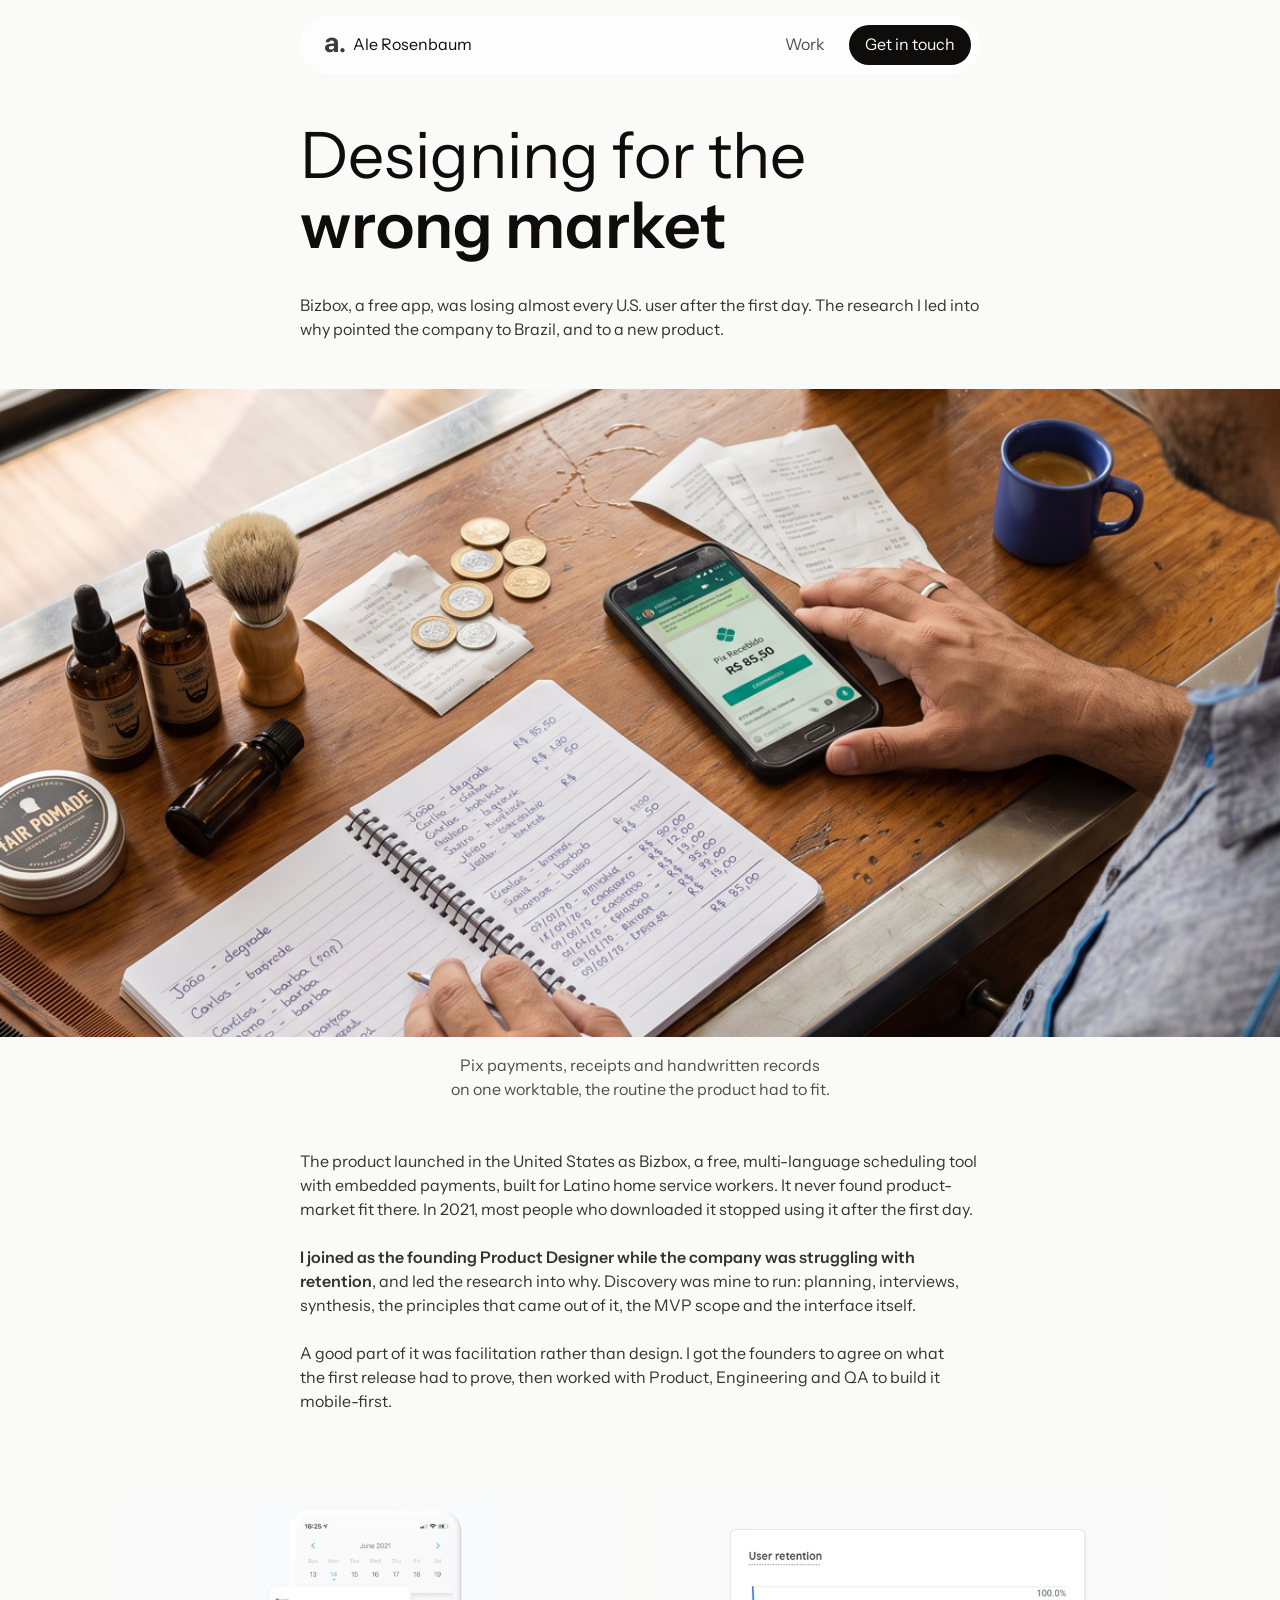
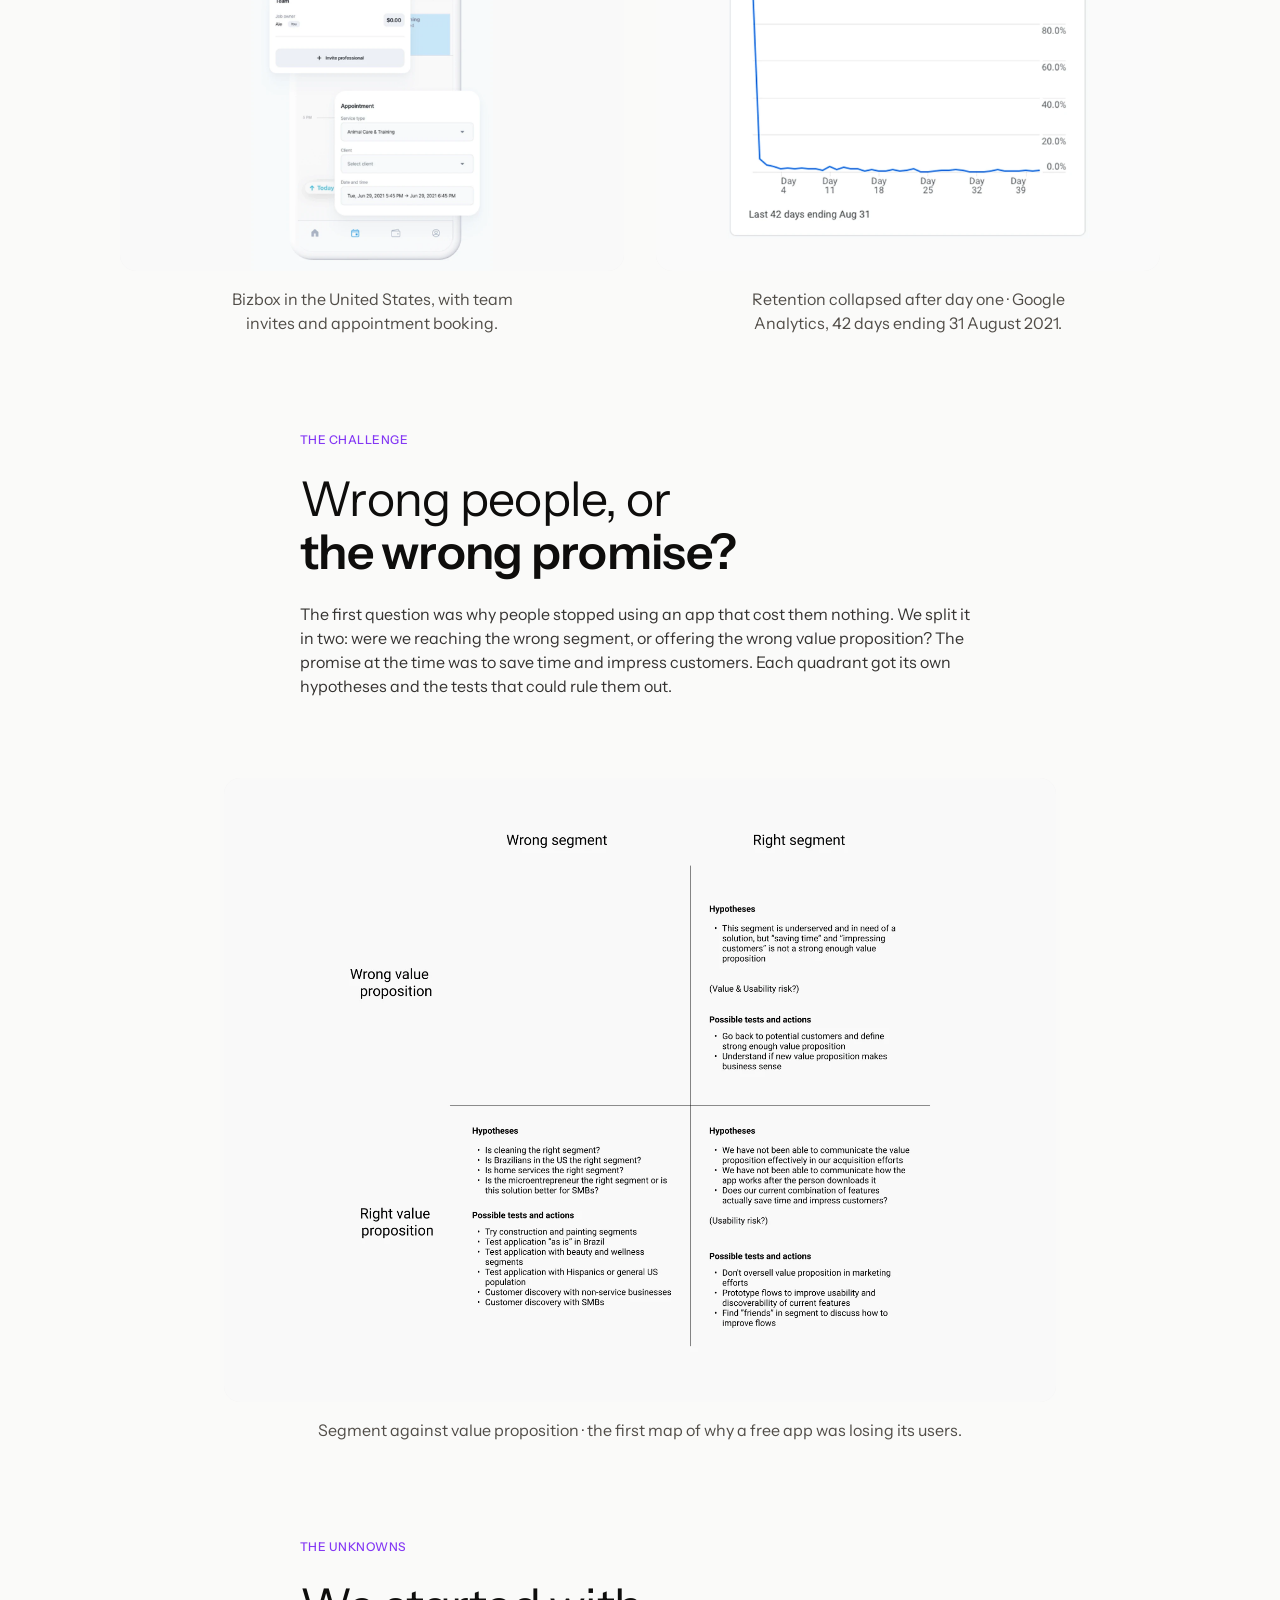
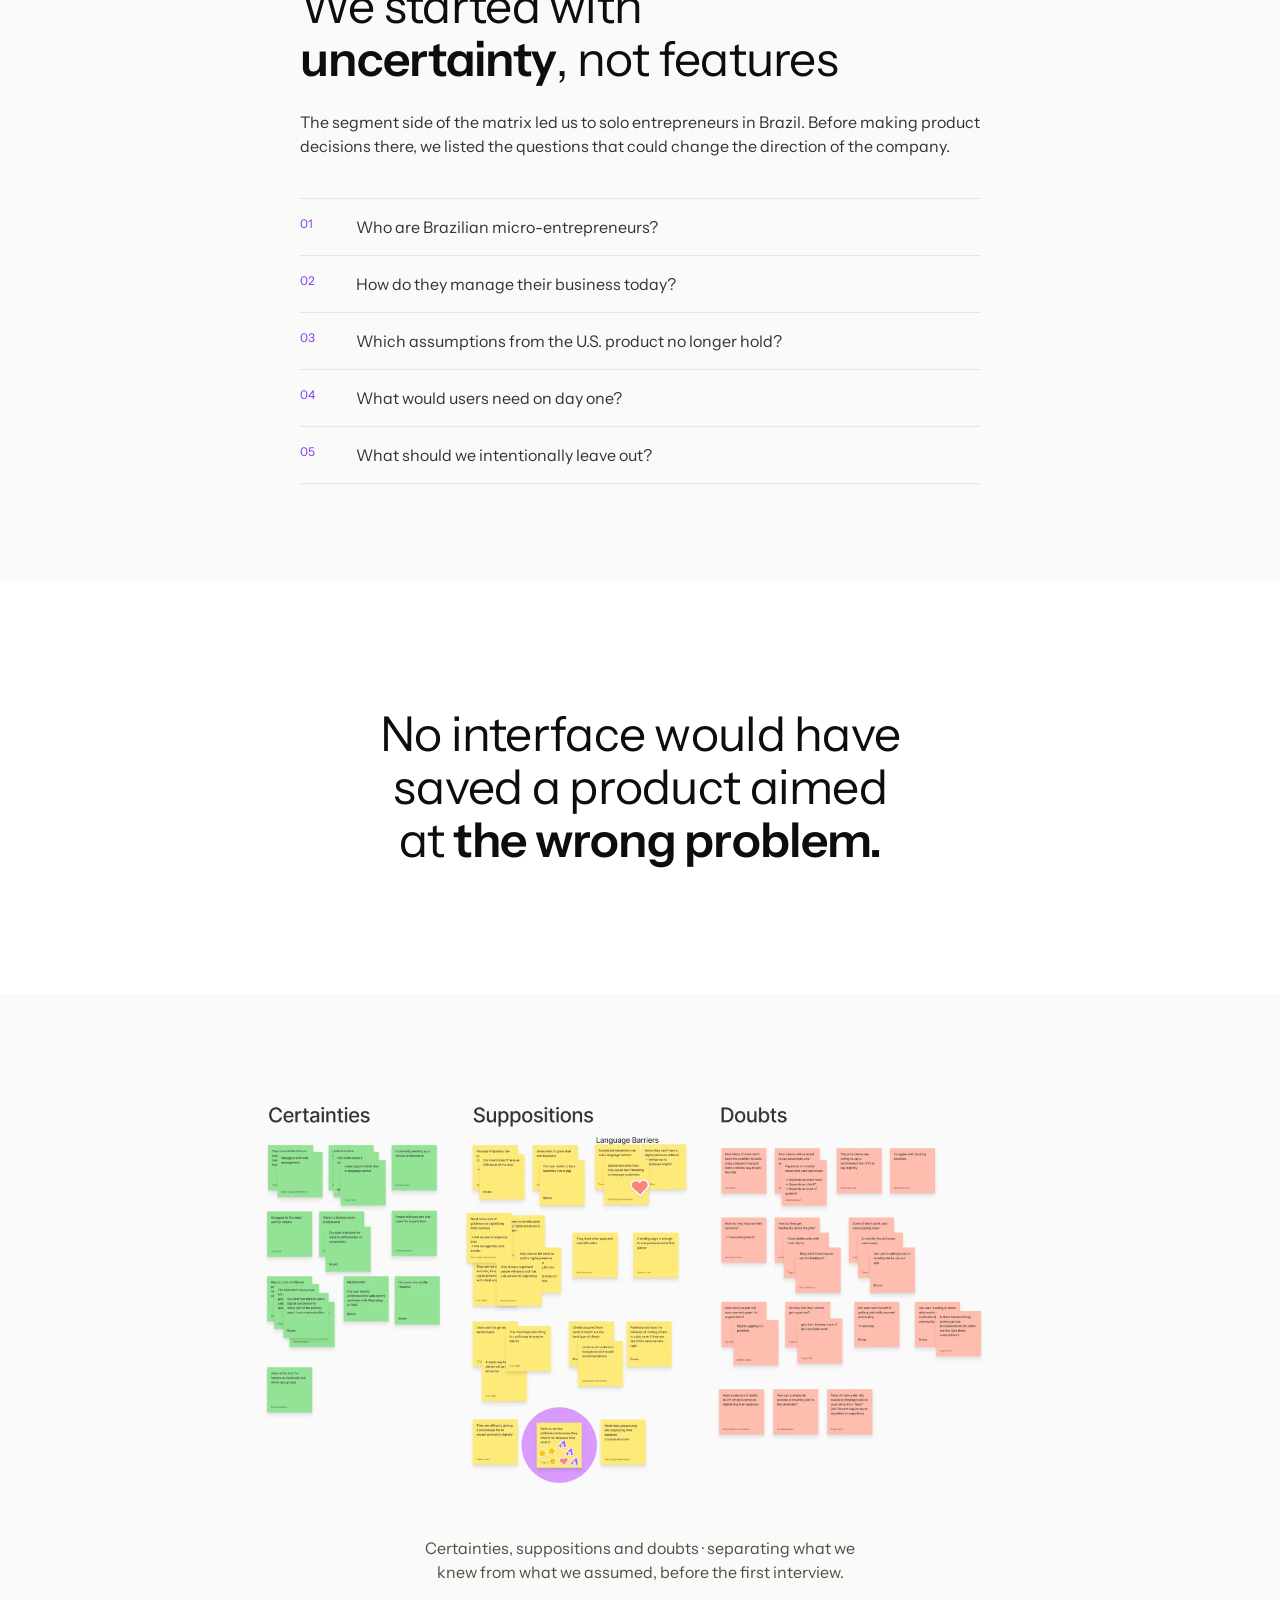
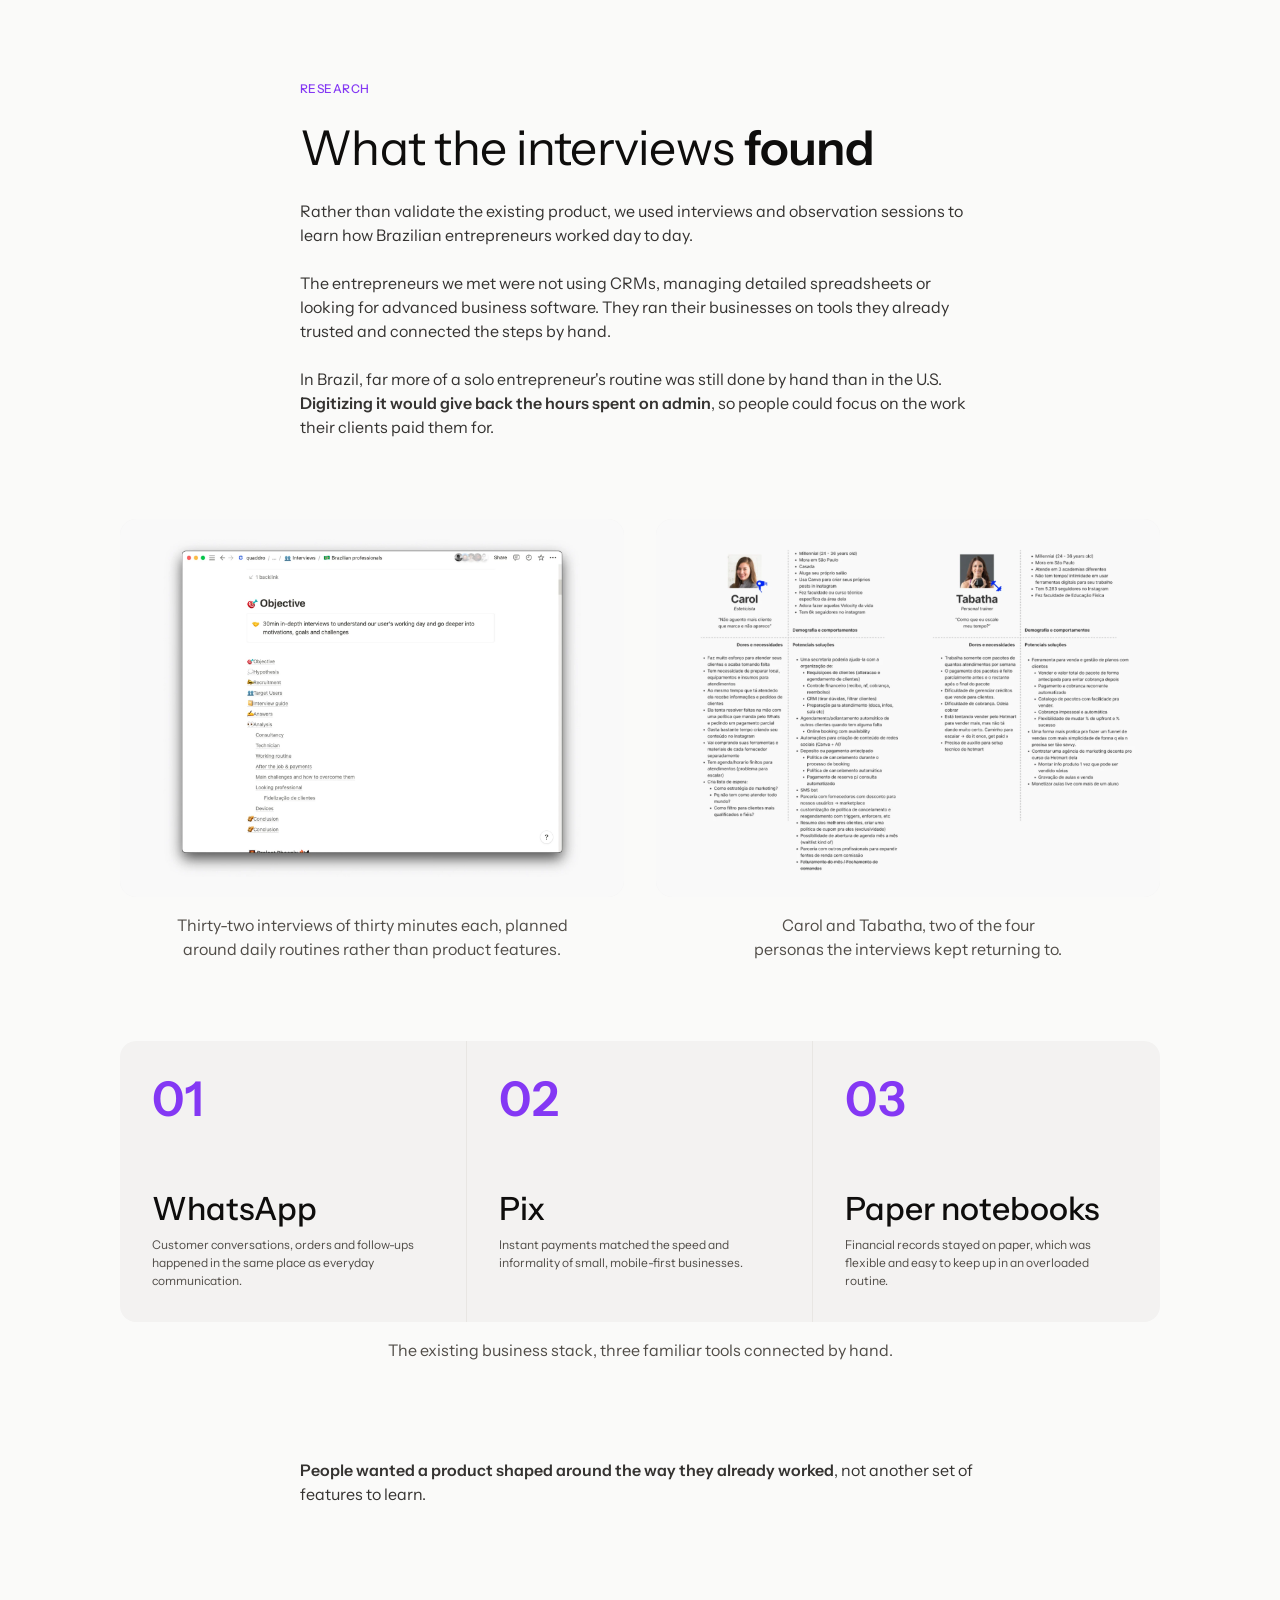
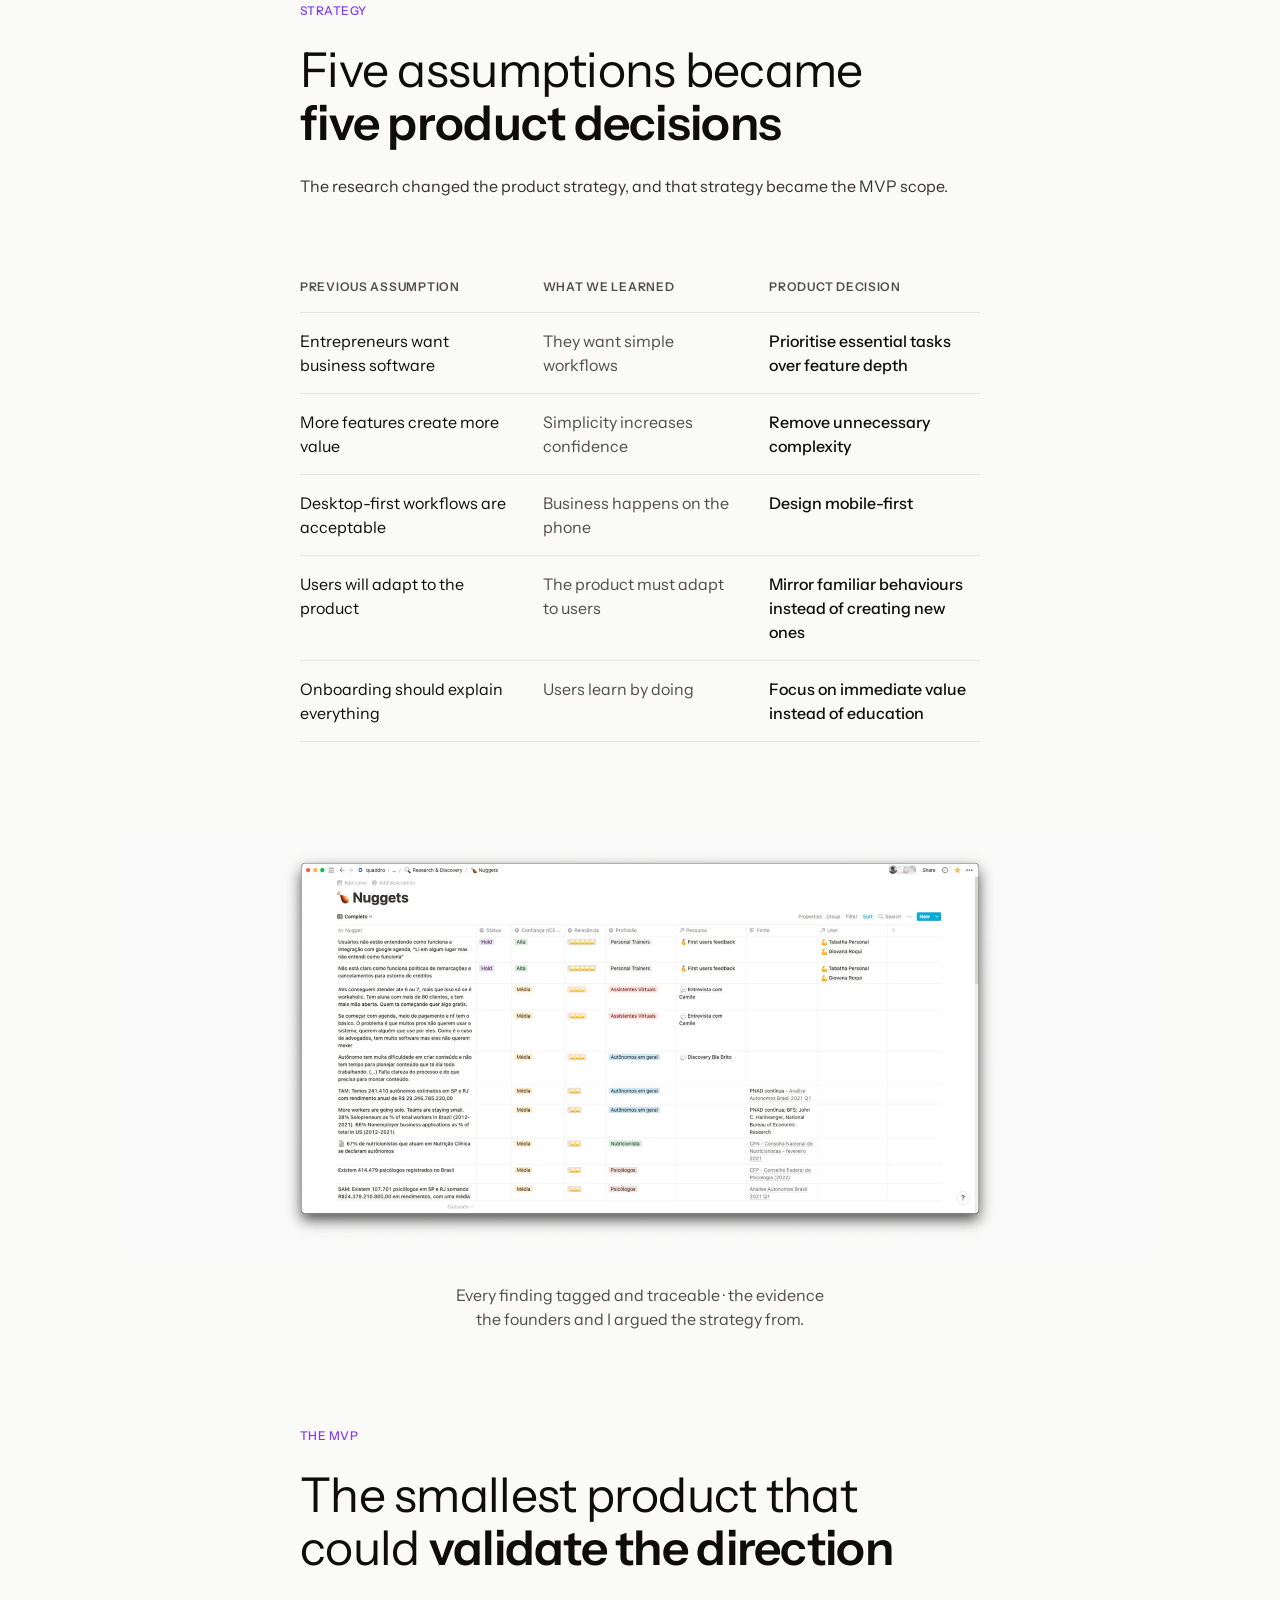
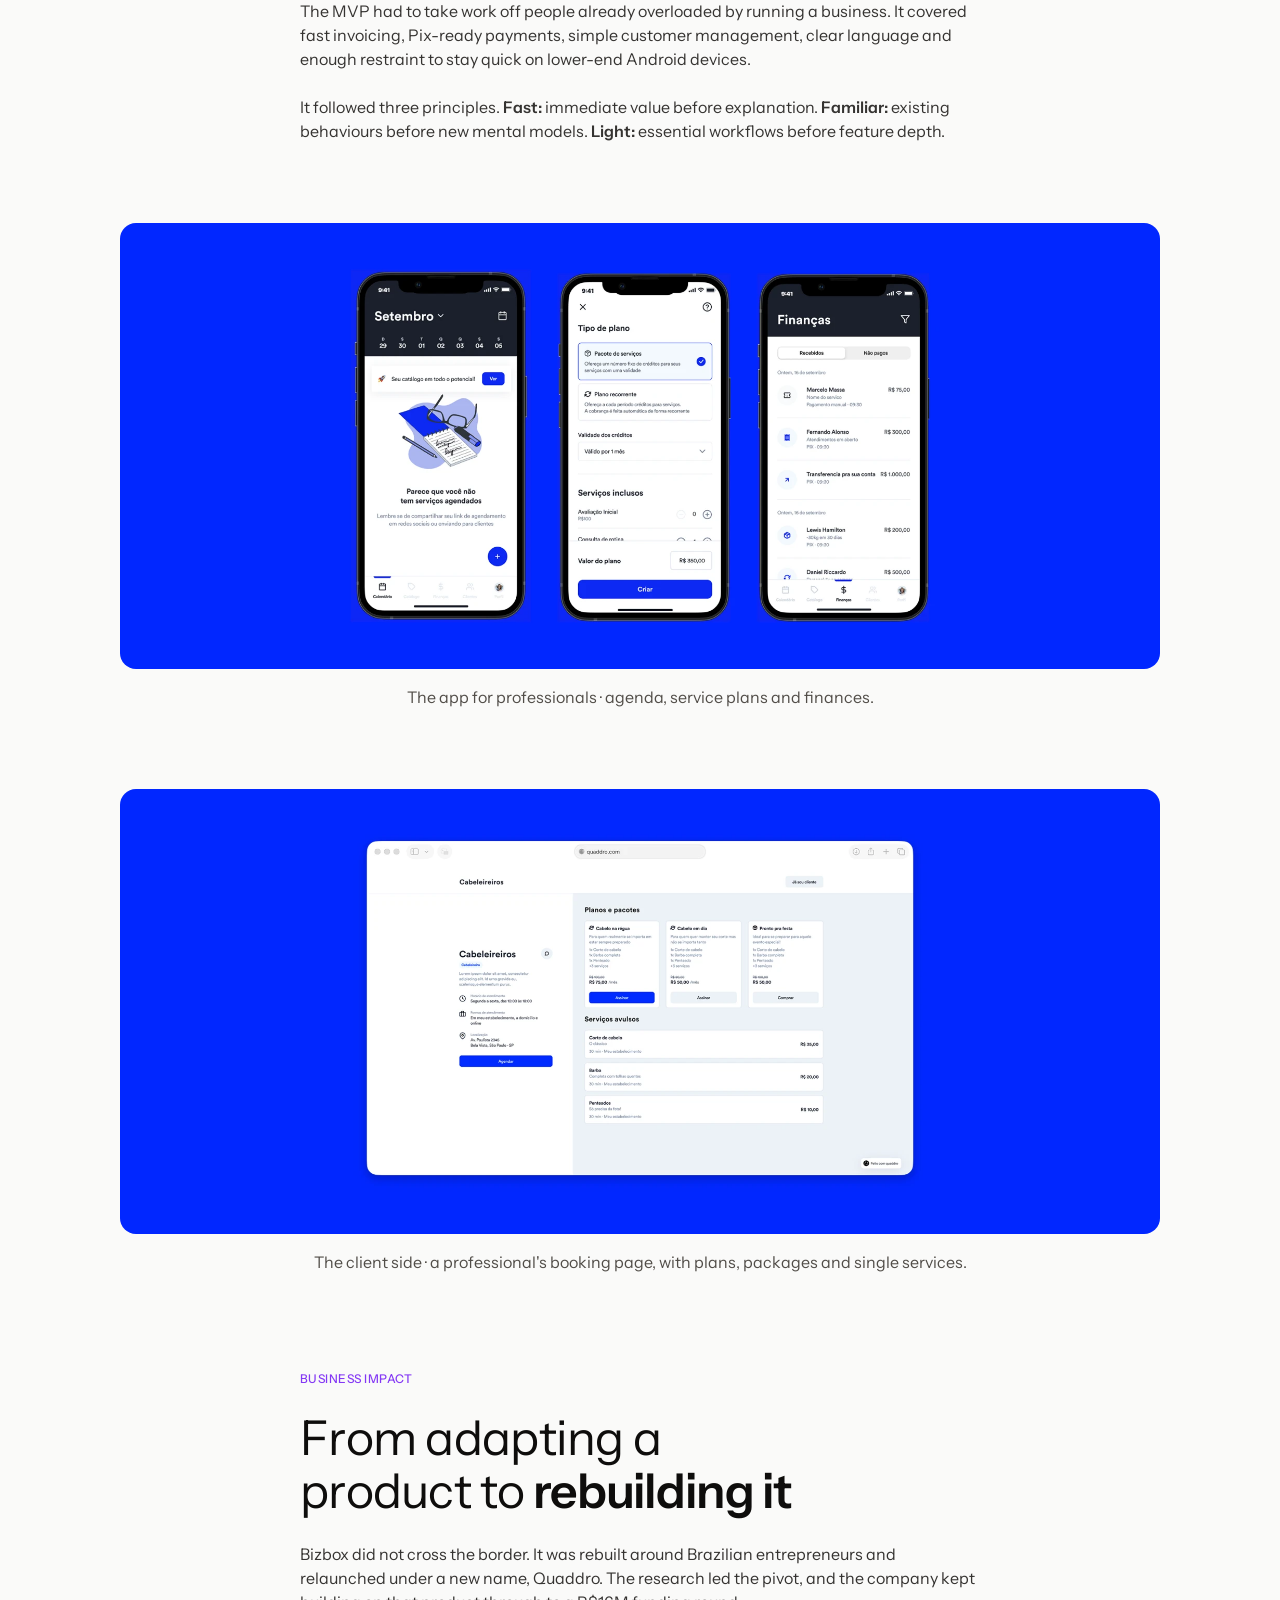
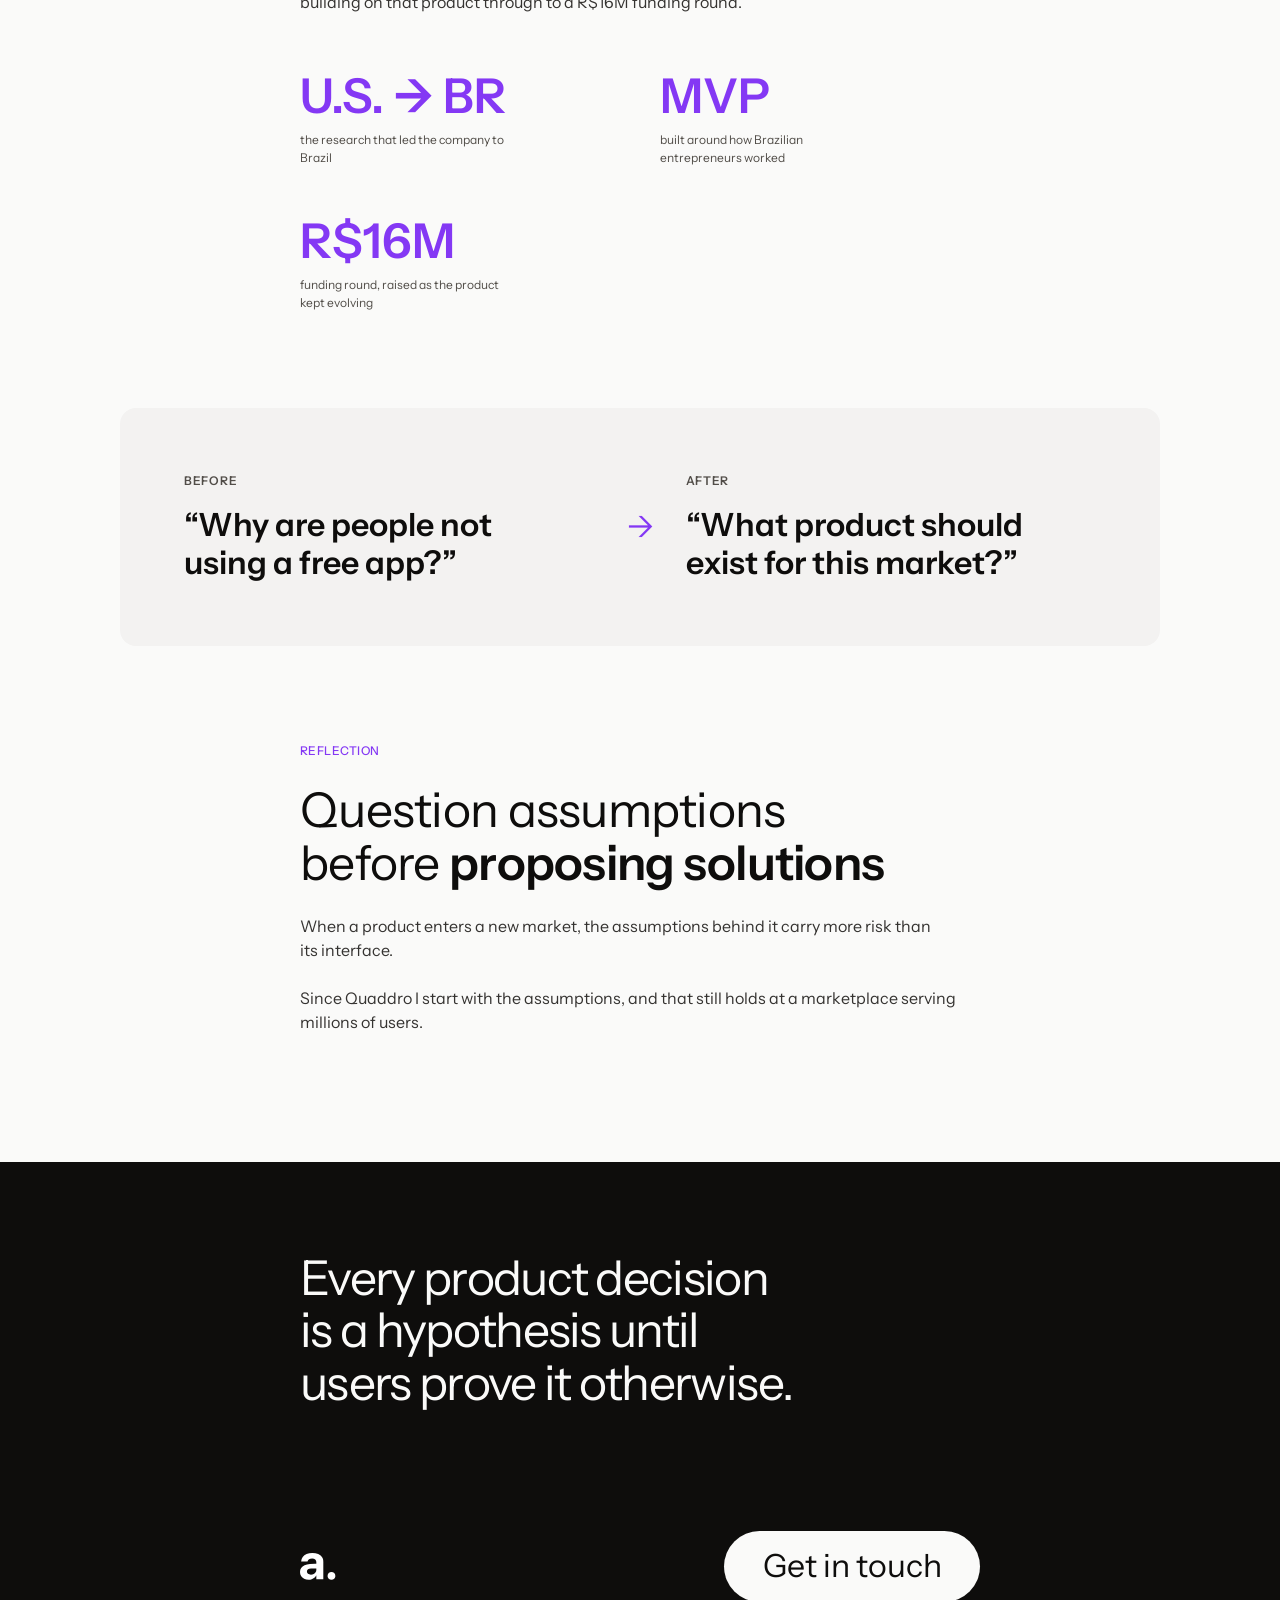
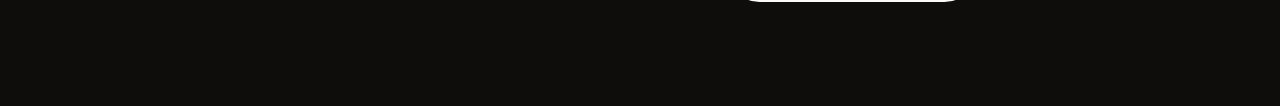
<file: quaddro.html>
<!DOCTYPE html>
<html lang="en">
<head>
  <meta charset="UTF-8" />
  <meta name="viewport" content="width=device-width, initial-scale=1" />
  <link rel="icon" href="/favicon.svg" type="image/svg+xml" />
  <title>Designing for the Wrong Market · Quaddro · Ale Rosenbaum</title>
  <meta name="description" content="Bizbox, a free app, was losing almost every U.S. user after the first day. The research I led into why pointed the company to Brazil, and to a new product." />
  <meta name="author" content="Ale Rosenbaum" />
  <link rel="canonical" href="https://alerosenbaum.com/quaddro.html" />

  <meta property="og:type" content="article" />
  <meta property="og:site_name" content="Ale Rosenbaum" />
  <meta property="og:locale" content="en_US" />
  <meta property="og:url" content="https://alerosenbaum.com/quaddro.html" />
  <meta property="og:title" content="Designing for the Wrong Market · Quaddro" />
  <meta property="og:description" content="Bizbox, a free app, was losing almost every U.S. user after the first day. The research I led into why pointed the company to Brazil, and to a new product." />
  <meta property="og:image" content="https://alerosenbaum.com/quaddro-hero.png" />
  <meta property="og:image:secure_url" content="https://alerosenbaum.com/quaddro-hero.png" />
  <meta property="og:image:type" content="image/png" />
  <meta property="og:image:width" content="1200" />
  <meta property="og:image:height" content="1200" />
  <meta property="og:image:alt" content="Brazilian barber managing Pix payments, receipts and handwritten accounts at his worktable" />

  <meta name="twitter:card" content="summary_large_image" />
  <meta name="twitter:title" content="Designing for the Wrong Market · Quaddro" />
  <meta name="twitter:description" content="Bizbox, a free app, was losing almost every U.S. user after the first day. The research I led into why pointed the company to Brazil, and to a new product." />
  <meta name="twitter:image" content="https://alerosenbaum.com/quaddro-hero.png" />
  <meta name="twitter:image:alt" content="Brazilian barber managing Pix payments, receipts and handwritten accounts at his worktable" />

  <!-- Google Analytics (GA4). -->
  <script async src="https://www.googletagmanager.com/gtag/js?id=G-VXNMWSJCZE"></script>
  <script>
    window.dataLayer = window.dataLayer || [];
    function gtag(){dataLayer.push(arguments);}
    gtag('js', new Date());
    gtag('config', 'G-VXNMWSJCZE');
  </script>

  <link rel="preconnect" href="https://fonts.googleapis.com" />
  <link rel="preconnect" href="https://fonts.gstatic.com" crossorigin />
  <link href="https://fonts.googleapis.com/css2?family=Instrument+Sans:wght@400;500;600;700&amp;display=swap" rel="stylesheet" />
  <link rel="stylesheet" href="/tokens.css?v=d6733edf" />
  <link rel="stylesheet" href="/sticky-header.css?v=431f6671" />
  <script src="/sticky-header.js?v=59030e30" defer></script>
  <link rel="stylesheet" href="/site-footer.css?v=0e87a45d" />
  <script src="/site-footer.js?v=56902498" defer></script>
  <script src="/analytics.js?v=70f9611a" defer></script>

  <style>

    html { -webkit-font-smoothing: antialiased; }
    body {
      margin: 0;
      background: var(--wash-color);
      color: var(--text-color);
      font-family: var(--font-sans);
      font-size: var(--fs-base);
      line-height: var(--lh-body);
      font-feature-settings: "ss02" 1;
      overflow-x: hidden;
    }
    ::selection { background: var(--highlight-color); color: var(--text-color); }
    a {
      color: inherit;
      text-decoration-color: var(--site-color);
      text-decoration-thickness: max(.05em, 1px);
    }
    a:hover, a:focus { color: var(--site-color); }
    img { max-width: 100%; }

    /* Shared case study roles, as on the Brenger and Offers pages */
    .bold { font-weight: var(--fw-bold); }
    .label {
      margin-bottom: var(--space-3);
      color: var(--site-color);
      font-size: var(--fs-small);
      font-weight: var(--fw-medium);
      letter-spacing: .04em;
      text-transform: uppercase;
    }
    .heading-mixed {
      margin: 0 0 var(--space-3);
      letter-spacing: -.015em;
      text-wrap: balance;
    }
    .body-copy {
      margin: 0 0 var(--space-3);
      color: var(--gray35);
      font-size: var(--fs-base);
      line-height: var(--lh-body);
      text-wrap: pretty;
    }
    .body-copy:last-child { margin-bottom: 0; }

    /* Header and full-bleed hero */
    .hero {
      width: 100%;
      max-width: var(--column-box);
      margin: 0 auto;
      padding: var(--space-8) var(--gutter) 0;
    }
    .hero h1 {
      margin: 0 0 var(--space-4);
      text-wrap: pretty;
    }
    .hero h1 em { letter-spacing: 0; }
    .hero-lede {
      margin: 0 0 var(--space-6);
      color: var(--gray35);
      font-size: var(--fs-base);
      line-height: var(--lh-body);
      text-wrap: pretty;
    }
    .hero-visual {
      margin: 0;
      overflow: hidden;
    }
    .hero-visual img {
      display: block;
      width: 100%;
      height: 72vh;
      min-height: 376px;
      object-fit: cover;
      background: var(--code-wash);
    }

    /* Reading column */
    .reading-section {
      max-width: var(--column-box);
      margin: 0 auto;
      padding: var(--space-12) var(--gutter) 0;
    }
    .reading-section.compact { padding-top: var(--space-6); }
    .reading-section.end { padding-bottom: var(--space-16); }

    /* White statement band */
    .statement {
      margin-top: var(--space-12);
      background: var(--white);
    }
    .statement-inner {
      max-width: var(--column-box);
      margin: 0 auto;
      padding: var(--space-16) var(--gutter);
      text-align: center;
    }
    .statement-copy {
      font-size: var(--fs-h2);
      letter-spacing: -.015em;
      line-height: var(--lh-heading);
      text-wrap: balance;
    }

    .question-list {
      margin: var(--space-5) 0 0;
      padding: 0;
      list-style: none;
      border-top: 1px solid var(--hairline-color);
    }
    .question-list li {
      display: grid;
      grid-template-columns: 2.5rem 1fr;
      gap: var(--space-2);
      padding: var(--space-2) 0;
      border-bottom: 1px solid var(--hairline-color);
      color: var(--gray35);
      font-size: var(--fs-base);
      line-height: var(--lh-body);
    }
    .question-list span { color: var(--site-color); font-size: var(--fs-small); }

    /* Imagery: wide container, 4:3 frames in pairs, 21:9 frames on their own */
    .media-block {
      max-width: var(--container-max);
      margin: var(--space-10) auto 0;
      padding: 0 var(--gutter);
    }
    .media-block.narrow { max-width: calc(52rem + 2 * var(--gutter)); }
    .media-grid {
      display: grid;
      grid-template-columns: repeat(auto-fit, minmax(min(100%, 20rem), 1fr));
      gap: var(--space-4);
    }
    .media-grid figure { margin: 0; }
    .case-figure {
      aspect-ratio: 4 / 3;
      border-radius: var(--radius-m);
      background: var(--code-wash);
      overflow: hidden;
    }
    .case-figure.wide { aspect-ratio: 21 / 9; }
    .case-figure img {
      display: block;
      width: 100%;
      height: 100%;
      object-fit: contain;
    }
    /* Until the export lands, the figure falls back to its own brief. */
    .case-figure .image-placeholder { display: none; }
    .case-figure.is-missing { aspect-ratio: auto; }
    .case-figure.is-missing img { display: none; }
    .case-figure.is-missing .image-placeholder { display: flex; }
    .image-placeholder {
      position: relative;
      align-items: center;
      justify-content: center;
      min-height: 18rem;
      padding: var(--space-4);
      color: var(--text-color);
      text-align: center;
    }
    .placeholder-index {
      position: absolute;
      top: var(--space-2);
      left: var(--space-2);
      color: var(--site-color);
      font-size: var(--fs-small);
      font-weight: var(--fw-bold);
      letter-spacing: .06em;
      text-transform: uppercase;
    }
    .placeholder-content strong {
      display: block;
      margin-bottom: var(--space-1);
      font-size: var(--fs-h3);
      font-weight: var(--fw-bold);
      line-height: var(--lh-ui);
    }
    .placeholder-content span {
      display: block;
      max-width: 28rem;
      color: var(--meta-color);
      font-size: var(--fs-small);
      line-height: var(--lh-body);
    }
    .placeholder-mark {
      display: inline-flex;
      align-items: center;
      justify-content: center;
      width: 2rem;
      height: 2rem;
      margin-bottom: var(--space-2);
      border: 1px solid var(--gray20);
      border-radius: var(--radius-pill);
      color: var(--site-color);
      font-size: var(--fs-base);
    }

    /* Light card, as in the Brenger iterative model */
    .surface-card {
      border-radius: var(--radius-m);
      background: var(--code-wash);
    }

    .workflow-surface {
      display: grid;
      grid-template-columns: repeat(3, 1fr);
      overflow: hidden;
    }
    .workflow-item {
      padding: var(--space-4);
      border-right: 1px solid var(--hairline-color);
    }
    .workflow-item:last-child { border-right: 0; }
    .workflow-number {
      color: var(--site-color);
      font-size: var(--fs-h2);
      font-weight: var(--fw-bold);
      line-height: var(--lh-heading);
    }
    .workflow-item h3 {
      margin: var(--space-8) 0 var(--space-1);
      font-weight: var(--fw-medium);
    }
    .workflow-item p {
      margin: 0;
      color: var(--meta-color);
      font-size: var(--fs-small);
      line-height: var(--lh-body);
    }

    .strategy-wrap {
      max-width: var(--column-box);
      margin: var(--space-8) auto 0;
      padding: 0 var(--gutter);
    }
    .strategy-table {
      width: 100%;
      border-collapse: collapse;
      table-layout: fixed;
    }
    .strategy-table th,
    .strategy-table td {
      padding: var(--space-2);
      border-bottom: 1px solid var(--hairline-color);
      text-align: left;
      vertical-align: top;
      font-size: var(--fs-base);
      line-height: var(--lh-body);
    }
    .strategy-table th:first-child,
    .strategy-table td:first-child { padding-left: 0; }
    .strategy-table th:last-child,
    .strategy-table td:last-child { padding-right: 0; }
    .strategy-table th {
      color: var(--meta-color);
      font-size: var(--fs-small);
      font-weight: var(--fw-bold);
      letter-spacing: .06em;
      text-transform: uppercase;
    }
    .strategy-table td:nth-child(2) { color: var(--meta-color); }
    .strategy-table td:last-child { font-weight: var(--fw-medium); }

    /* Accent stat numbers, as on the Brenger and Offers pages */
    .stat-grid {
      display: grid;
      grid-template-columns: 1fr 1fr;
      gap: var(--space-6) var(--space-5);
      margin: 3.5rem 0 0;
    }
    .stat-value {
      color: var(--site-color);
      font-size: var(--fs-h2);
      font-weight: var(--fw-bold);
      line-height: var(--lh-heading);
    }
    .stat-label {
      max-width: 14rem;
      margin-top: var(--space-1);
      color: var(--meta-color);
      font-size: var(--fs-small);
      line-height: var(--lh-body);
    }

    .question-shift {
      max-width: var(--container-max);
      margin: var(--space-12) auto 0;
      padding: 0 var(--gutter);
    }
    .shift-grid {
      display: grid;
      grid-template-columns: 1fr auto 1fr;
      gap: var(--space-4);
      align-items: center;
      padding: var(--space-8) clamp(var(--space-3), 5vw, var(--space-8));
    }
    .shift-label {
      display: block;
      margin-bottom: var(--space-2);
      color: var(--meta-color);
      font-size: var(--fs-small);
      font-weight: var(--fw-bold);
      letter-spacing: .06em;
      text-transform: uppercase;
    }
    .shift-quote {
      margin: 0;
      font-size: var(--fs-h3);
      font-weight: var(--fw-bold);
      line-height: var(--lh-ui);
      text-wrap: balance;
    }
    .shift-arrow {
      color: var(--site-color);
      font-size: var(--fs-h3); line-height: var(--lh-ui);
    }


    @media (max-width: 640px) {
      .image-placeholder { min-height: 15rem; }
      .workflow-surface { grid-template-columns: 1fr; }
      .workflow-item { border-right: 0; border-bottom: 1px solid var(--hairline-color); }
      .workflow-item:last-child { border-bottom: 0; }
      .workflow-item h3 { margin-top: var(--space-4); }
      .strategy-table, .strategy-table tbody, .strategy-table tr, .strategy-table td { display: block; }
      .strategy-table thead { display: none; }
      .strategy-table tr { padding: var(--space-3) 0; border-bottom: 1px solid var(--hairline-color); }
      .strategy-table td { padding: var(--space-1) 0; border: 0; }
      .strategy-table td::before {
        content: attr(data-label);
        display: block;
        margin-bottom: var(--space-1);
        color: var(--meta-color);
        font-size: var(--fs-small);
        font-weight: var(--fw-bold);
        letter-spacing: .06em;
        text-transform: uppercase;
      }
      .stat-grid { grid-template-columns: 1fr; gap: var(--space-4); }
      .shift-grid { grid-template-columns: 1fr; }
      .shift-arrow { justify-self: start; transform: rotate(90deg); }
    }

    @media (prefers-reduced-motion: reduce) {
      *, *::before, *::after { scroll-behavior: auto !important; }
    }

    em { font-style: normal; font-weight: var(--fw-bold); }
  </style>
</head>
<body data-case="quaddro">
  <header class="hero">
    <h1 data-reveal="up">Designing for the <em>wrong market</em></h1>
    <p class="hero-lede" data-reveal="up">Bizbox, a free app, was losing almost every U.S. user after the first day. The research I led into why pointed the company to Brazil, and to a new product.</p>
  </header>

  <figure class="hero-visual">
    <img data-reveal="img" src="quaddro-hero.png" alt="Brazilian barber managing Pix payments, receipts and handwritten accounts at his worktable" />
    <figcaption>Pix payments, receipts and handwritten records on one worktable, the routine the product had to fit.</figcaption>
  </figure>

  <section class="reading-section compact">
    <p class="body-copy" data-reveal="up">The product launched in the United States as Bizbox, a free, multi-language scheduling tool with embedded payments, built for Latino home service workers. It never found product-market fit there. In 2021, most people who downloaded it stopped using it after the first day.</p>
    <p class="body-copy" data-reveal="up"><strong>I joined as the founding Product Designer while the company was struggling with retention</strong>, and led the research into why. Discovery was mine to run: planning, interviews, synthesis, the principles that came out of it, the MVP scope and the interface itself.</p>
    <p class="body-copy" data-reveal="up">A good part of it was facilitation rather than design. I got the founders to agree on what the first release had to prove, then worked with Product, Engineering and QA to build it mobile-first.</p>
  </section>

  <div class="media-block">
    <div class="media-grid">
      <figure data-reveal="up">
        <div class="case-figure">
          <img src="quaddro/bizbox-app.webp" alt="The Bizbox app in June 2021, with a team card for inviting professionals and a form for booking an animal care and training appointment" loading="lazy" onerror="this.closest('.case-figure').classList.add('is-missing')" />
          <div class="image-placeholder">
            <span class="placeholder-index">Export 01 · 4:3</span>
            <div class="placeholder-content">
              <span class="placeholder-mark" aria-hidden="true">+</span>
              <strong>The Bizbox app</strong>
              <span>Slide 08 · crop the phone mockups out of the blue panel. No slide title, no “a.” mark.</span>
            </div>
          </div>
        </div>
        <figcaption>Bizbox in the United States, with team invites and appointment booking.</figcaption>
      </figure>
      <figure data-reveal="up">
        <div class="case-figure">
          <img src="quaddro/us-retention.webp" alt="Google Analytics user retention chart for the 42 days ending 31 August, dropping from 100% on day zero to under 10% the next day and close to zero after that" loading="lazy" onerror="this.closest('.case-figure').classList.add('is-missing')" />
          <div class="image-placeholder">
            <span class="placeholder-index">Export 02 · 4:3</span>
            <div class="placeholder-content">
              <span class="placeholder-mark" aria-hidden="true">+</span>
              <strong>The retention cliff</strong>
              <span>Slide 09 · crop the two Google Analytics cards side by side. Drop the slide title and the footnote.</span>
            </div>
          </div>
        </div>
        <figcaption>Retention collapsed after day one · Google Analytics, 42 days ending 31 August 2021.</figcaption>
      </figure>
    </div>
  </div>

  <section class="reading-section">
    <div class="label" data-reveal="up">The challenge</div>
    <h2 class="heading-mixed" data-reveal="up">Wrong people, or <em>the wrong promise?</em></h2>
    <p class="body-copy" data-reveal="up">The first question was why people stopped using an app that cost them nothing. We split it in two: were we reaching the wrong segment, or offering the wrong value proposition? The promise at the time was to save time and impress customers. Each quadrant got its own hypotheses and the tests that could rule them out.</p>
  </section>

  <figure class="media-block narrow" data-reveal="up">
    <div class="case-figure">
      <img src="quaddro/challenge-matrix.webp" alt="A two by two matrix crossing wrong and right segment with wrong and right value proposition. Each filled quadrant lists hypotheses and possible tests, such as trying other segments, testing the app as is in Brazil, and redefining a value proposition stronger than saving time and impressing customers" loading="lazy" onerror="this.closest('.case-figure').classList.add('is-missing')" />
      <div class="image-placeholder">
        <span class="placeholder-index">Export 09 · 4:3</span>
        <div class="placeholder-content">
          <span class="placeholder-mark" aria-hidden="true">+</span>
          <strong>The challenge matrix</strong>
          <span>Segment against value proposition, with hypotheses and tests in each quadrant.</span>
        </div>
      </div>
    </div>
    <figcaption>Segment against value proposition · the first map of why a free app was losing its users.</figcaption>
  </figure>

  <section class="reading-section">
    <div class="label" data-reveal="up">The unknowns</div>
    <h2 class="heading-mixed" data-reveal="up">We started with <em>uncertainty</em>, not features</h2>
    <p class="body-copy" data-reveal="up">The segment side of the matrix led us to solo entrepreneurs in Brazil. Before making product decisions there, we listed the questions that could change the direction of the company.</p>
    <ol class="question-list" data-reveal="up">
      <li><span>01</span>Who are Brazilian micro-entrepreneurs?</li>
      <li><span>02</span>How do they manage their business today?</li>
      <li><span>03</span>Which assumptions from the U.S. product no longer hold?</li>
      <li><span>04</span>What would users need on day one?</li>
      <li><span>05</span>What should we intentionally leave out?</li>
    </ol>
  </section>

  <div class="statement">
    <div class="statement-inner" data-reveal="up">
      <div class="statement-copy">No interface would have saved a product aimed at <em>the wrong problem.</em></div>
    </div>
  </div>

  <figure class="media-block" data-reveal="up">
    <div class="case-figure wide">
      <img src="quaddro/csd-matrix.webp" alt="A CSD matrix with three columns of sticky notes: green certainties, yellow suppositions and red doubts" loading="lazy" onerror="this.closest('.case-figure').classList.add('is-missing')" />
      <div class="image-placeholder">
        <span class="placeholder-index">Export 03 · 21:9</span>
        <div class="placeholder-content">
          <span class="placeholder-mark" aria-hidden="true">+</span>
          <strong>The CSD matrix</strong>
          <span>Slide 12 · crop the three sticky columns. Keep the Certainties, Suppositions and Doubts headings, drop the slide title.</span>
        </div>
      </div>
    </div>
    <figcaption>Certainties, suppositions and doubts · separating what we knew from what we assumed, before the first interview.</figcaption>
  </figure>

  <section class="reading-section">
    <div class="label" data-reveal="up">Research</div>
    <h2 class="heading-mixed" data-reveal="up">What the interviews <em>found</em></h2>
    <p class="body-copy" data-reveal="up">Rather than validate the existing product, we used interviews and observation sessions to learn how Brazilian entrepreneurs worked day to day.</p>
    <p class="body-copy" data-reveal="up">The entrepreneurs we met were not using CRMs, managing detailed spreadsheets or looking for advanced business software. They ran their businesses on tools they already trusted and connected the steps by hand.</p>
    <p class="body-copy" data-reveal="up">In Brazil, far more of a solo entrepreneur's routine was still done by hand than in the U.S. <strong>Digitizing it would give back the hours spent on admin</strong>, so people could focus on the work their clients paid them for.</p>
  </section>

  <div class="media-block">
    <div class="media-grid">
      <figure data-reveal="up">
        <div class="case-figure">
          <img src="quaddro/research-plan.webp" alt="The research plan in Notion for interviews with Brazilian professionals: 30 minute in-depth interviews, with sections for objective, hypothesis, recruitment, target users, interview guide, answers and analysis" loading="lazy" onerror="this.closest('.case-figure').classList.add('is-missing')" />
          <div class="image-placeholder">
            <span class="placeholder-index">Export 04 · 4:3</span>
            <div class="placeholder-content">
              <span class="placeholder-mark" aria-hidden="true">+</span>
              <strong>The research plan</strong>
              <span>Slide 14 · crop the Notion window. Keep the “32 · 30min in-depth interviews” card if it crops cleanly beside it.</span>
            </div>
          </div>
        </div>
        <figcaption>Thirty-two interviews of thirty minutes each, planned around daily routines rather than product features.</figcaption>
      </figure>
      <figure data-reveal="up">
        <div class="case-figure">
          <img src="quaddro/personas.webp" alt="Two Brazilian personas, Carol, a beautician, and Tabatha, a personal trainer, each with demographics, pains and needs, and potential solutions" loading="lazy" onerror="this.closest('.case-figure').classList.add('is-missing')" />
          <div class="image-placeholder">
            <span class="placeholder-index">Export 05 · 4:3</span>
            <div class="placeholder-content">
              <span class="placeholder-mark" aria-hidden="true">+</span>
              <strong>The personas</strong>
              <span>Slide 16 · crop the four persona cards. Check the body text is legible at export scale, it reads greyed out on the slide.</span>
            </div>
          </div>
        </div>
        <figcaption>Carol and Tabatha, two of the four personas the interviews kept returning to.</figcaption>
      </figure>
    </div>
  </div>

  <figure class="media-block" data-reveal="up">
    <div class="surface-card workflow-surface" role="img" aria-label="The three tools at the center of participants' daily business routines: WhatsApp, Pix and paper notebooks">
      <div class="workflow-item">
        <div class="workflow-number">01</div>
        <h3>WhatsApp</h3>
        <p>Customer conversations, orders and follow-ups happened in the same place as everyday communication.</p>
      </div>
      <div class="workflow-item">
        <div class="workflow-number">02</div>
        <h3>Pix</h3>
        <p>Instant payments matched the speed and informality of small, mobile-first businesses.</p>
      </div>
      <div class="workflow-item">
        <div class="workflow-number">03</div>
        <h3>Paper notebooks</h3>
        <p>Financial records stayed on paper, which was flexible and easy to keep up in an overloaded routine.</p>
      </div>
    </div>
    <figcaption>The existing business stack, three familiar tools connected by hand.</figcaption>
  </figure>

  <section class="reading-section">
    <p class="body-copy" data-reveal="up"><strong>People wanted a product shaped around the way they already worked</strong>, not another set of features to learn.</p>
  </section>

  <section class="reading-section">
    <div class="label" data-reveal="up">Strategy</div>
    <h2 class="heading-mixed" data-reveal="up">Five assumptions became <em>five product decisions</em></h2>
    <p class="body-copy" data-reveal="up">The research changed the product strategy, and that strategy became the MVP scope.</p>
  </section>

  <div class="strategy-wrap" data-reveal="up">
    <table class="strategy-table">
      <thead>
        <tr><th>Previous assumption</th><th>What we learned</th><th>Product decision</th></tr>
      </thead>
      <tbody>
        <tr><td data-label="Previous assumption">Entrepreneurs want business software</td><td data-label="What we learned">They want simple workflows</td><td data-label="Product decision">Prioritise essential tasks over feature depth</td></tr>
        <tr><td data-label="Previous assumption">More features create more value</td><td data-label="What we learned">Simplicity increases confidence</td><td data-label="Product decision">Remove unnecessary complexity</td></tr>
        <tr><td data-label="Previous assumption">Desktop-first workflows are acceptable</td><td data-label="What we learned">Business happens on the phone</td><td data-label="Product decision">Design mobile-first</td></tr>
        <tr><td data-label="Previous assumption">Users will adapt to the product</td><td data-label="What we learned">The product must adapt to users</td><td data-label="Product decision">Mirror familiar behaviours instead of creating new ones</td></tr>
        <tr><td data-label="Previous assumption">Onboarding should explain everything</td><td data-label="What we learned">Users learn by doing</td><td data-label="Product decision">Focus on immediate value instead of education</td></tr>
      </tbody>
    </table>
  </div>

  <figure class="media-block" data-reveal="up">
    <div class="case-figure wide">
      <img src="quaddro/research-nuggets.webp" alt="An atomic research database in Notion, with each finding tagged by status, confidence, relevance, profession and source" loading="lazy" onerror="this.closest('.case-figure').classList.add('is-missing')" />
      <div class="image-placeholder">
        <span class="placeholder-index">Export 06 · 21:9</span>
        <div class="placeholder-content">
          <span class="placeholder-mark" aria-hidden="true">+</span>
          <strong>Atomic research</strong>
          <span>Slide 15 · crop the Notion nuggets table. Export at 2x so the column headings stay readable.</span>
        </div>
      </div>
    </div>
    <figcaption>Every finding tagged and traceable · the evidence the founders and I argued the strategy from.</figcaption>
  </figure>

  <section class="reading-section">
    <div class="label" data-reveal="up">The MVP</div>
    <h2 class="heading-mixed" data-reveal="up">The smallest product that could <em>validate the direction</em></h2>
    <p class="body-copy" data-reveal="up">The MVP had to take work off people already overloaded by running a business. It covered fast invoicing, Pix-ready payments, simple customer management, clear language and enough restraint to stay quick on lower-end Android devices.</p>
    <p class="body-copy" data-reveal="up">It followed three principles. <strong>Fast:</strong> immediate value before explanation. <strong>Familiar:</strong> existing behaviours before new mental models. <strong>Light:</strong> essential workflows before feature depth.</p>
  </section>

  <figure class="media-block" data-reveal="up">
    <div class="case-figure wide">
      <img src="quaddro/mvp-screens.webp" alt="Three Quaddro app screens for professionals: an empty September agenda, creating a service plan, and a finances list of Pix and manual payments" loading="lazy" onerror="this.closest('.case-figure').classList.add('is-missing')" />
      <div class="image-placeholder">
        <span class="placeholder-index">Export 07 · 21:9</span>
        <div class="placeholder-content">
          <span class="placeholder-mark" aria-hidden="true">+</span>
          <strong>The app for pros</strong>
          <span>Slide 23 is empty and slide 22 is the Figma canvas. Best source is the real screens: export them from the “App for pros” file directly, or crop the prototype canvas as a fallback.</span>
        </div>
      </div>
    </div>
    <figcaption>The app for professionals · agenda, service plans and finances.</figcaption>
  </figure>

  <figure class="media-block" data-reveal="up">
    <div class="case-figure wide">
      <img src="quaddro/quaddro-brazil.webp" alt="A professional&#39;s Quaddro booking page in the browser, with opening hours, location, plans and packages, single services with prices and a button to book" loading="lazy" onerror="this.closest('.case-figure').classList.add('is-missing')" />
      <div class="image-placeholder">
        <span class="placeholder-index">Export 08 · 21:9</span>
        <div class="placeholder-content">
          <span class="placeholder-mark" aria-hidden="true">+</span>
          <strong>Quaddro in Brazil</strong>
          <span>Slides 24 and 25 · crop the web booking screens. Pick whichever shows the client-facing flow most clearly.</span>
        </div>
      </div>
    </div>
    <figcaption>The client side · a professional&#39;s booking page, with plans, packages and single services.</figcaption>
  </figure>

  <section class="reading-section">
    <div class="label" data-reveal="up">Business impact</div>
    <h2 class="heading-mixed" data-reveal="up">From adapting a product to <em>rebuilding it</em></h2>
    <p class="body-copy" data-reveal="up">Bizbox did not cross the border. It was rebuilt around Brazilian entrepreneurs and relaunched under a new name, Quaddro. The research led the pivot, and the company kept building on that product through to a R$16M funding round.</p>
    <div class="stat-grid" data-reveal="up">
      <div><div class="stat-value">U.S. → BR</div><div class="stat-label">the research that led the company to Brazil</div></div>
      <div><div class="stat-value">MVP</div><div class="stat-label">built around how Brazilian entrepreneurs worked</div></div>
      <div><div class="stat-value">R$16M</div><div class="stat-label">funding round, raised as the product kept evolving</div></div>
    </div>
  </section>

  <section class="question-shift">
    <div class="surface-card shift-grid" data-reveal="up">
      <div><span class="shift-label">Before</span><p class="shift-quote">“Why are people not using a free app?”</p></div>
      <div class="shift-arrow" aria-hidden="true">→</div>
      <div><span class="shift-label">After</span><p class="shift-quote">“What product should exist for this market?”</p></div>
    </div>
  </section>

  <section class="reading-section end">
    <div class="label" data-reveal="up">Reflection</div>
    <h2 class="heading-mixed" data-reveal="up">Question assumptions before <em>proposing solutions</em></h2>
    <p class="body-copy" data-reveal="up">When a product enters a new market, the assumptions behind it carry more risk than its interface.</p>
    <p class="body-copy" data-reveal="up">Since Quaddro I start with the assumptions, and that still holds at a marketplace serving millions of users.</p>
  </section>

  <script>
    if (!window.matchMedia('(prefers-reduced-motion: reduce)').matches) {
      const elements = Array.from(document.querySelectorAll('[data-reveal]'));
      const observer = new IntersectionObserver((entries) => {
        entries.forEach((entry) => {
          if (!entry.isIntersecting) return;
          observer.unobserve(entry.target);
          requestAnimationFrame(() => {
            entry.target.style.opacity = '1';
            entry.target.style.transform = entry.target.getAttribute('data-reveal') === 'img' ? 'scale(1)' : 'translateY(0)';
          });
        });
      }, { rootMargin: '0px 0px -8% 0px' });

      elements.forEach((element) => {
        if (element.getBoundingClientRect().top < window.innerHeight * .92) return;
        const isImage = element.getAttribute('data-reveal') === 'img';
        element.style.transition = isImage ? 'transform 800ms cubic-bezier(.16,1,.3,1)' : 'opacity 650ms cubic-bezier(.16,1,.3,1), transform 650ms cubic-bezier(.16,1,.3,1)';
        element.style.opacity = isImage ? '1' : '0';
        element.style.transform = isImage ? 'scale(1.04)' : 'translateY(24px)';
        observer.observe(element);
      });
    }
  </script>
</body>
</html>
</file>
<file: tokens.css>
/* Shared design tokens for every page: home, case studies, gates, nav and footer.
   Edit values here, never redefine them in a page. */

:root {
  /* ─── Warm gray scale (32° hue) ─── */
  --gray-hue: 32;
  --gray00: hsl(var(--gray-hue), 10%, 98%);  /* page wash */
  --gray05: hsl(var(--gray-hue), 8%, 95%);   /* soft wash, inputs, placeholders */
  --gray10: hsl(var(--gray-hue), 8%, 90%);   /* hairlines, borders */
  --gray20: hsl(var(--gray-hue), 8%, 70%);   /* placeholder text, soft meta */
  --gray30: hsl(var(--gray-hue), 6%, 30%);   /* meta text */
  --gray35: hsl(var(--gray-hue), 3%, 20%);   /* secondary body */
  --gray40: hsl(var(--gray-hue), 6%, 5%);    /* primary text, dark surfaces */

  /* ─── Brand and status ─── */
  --site-color: #8438f4;       /* signature purple: links, marks, labels */
  --highlight-color: #ffc800;  /* text selection */
  --success-color: #3a7d44;
  --error-color: #c0392b;
  --white: #fff;

  /* ─── Semantic colors ─── */
  --text-color: var(--gray40);
  --meta-color: var(--gray30);
  --wash-color: var(--gray00);
  --code-wash: var(--gray05);
  --hover-color: var(--site-color);
  --hairline-color: var(--gray10);
  --ink-surface: var(--gray40);         /* dark footer, primary buttons */
  --on-ink: var(--gray00);              /* text on dark surfaces */
  --glass: hsla(0, 0%, 100%, .6);       /* floating nav background */
  --glass-border: hsla(0, 0%, 100%, .64);
  --glass-hover: hsla(0, 0%, 100%, .4);
  --scrim: hsla(0, 0%, 0%, .24);        /* image hover overlay */
  --wash-veil: hsla(var(--gray-hue), 10%, 98%, .56);  /* fades imagery into the wash */
  --hairline-on-ink: hsla(0, 0%, 100%, .12);  /* dividers on dark surfaces */
  --shadow-logo: 0 2px 8px hsla(0, 0%, 0%, .1), 0 1px 2px hsla(0, 0%, 0%, .06);

  /* ─── Font ─── */
  --font-sans: 'Instrument Sans', system-ui, -apple-system, sans-serif;  /* the only typeface */

  /* ─── Font weights ─── */
  --fw-regular: 400;
  --fw-medium: 500;
  --fw-bold: 600;  /* emphasis; there is no italic */

  /* ─── Type scale ─── */
  --fs-h1: clamp(2.5rem, 6vw, 4rem);      /* page titles, 40 to 64px */
  --fs-h2: clamp(2rem, 4.5vw, 3rem);      /* statements, big numbers, 32 to 48px */
  --fs-h3: clamp(1.5rem, 3vw, 2rem);      /* section headings, 24 to 32px */
  --fs-large: 1.25rem;                    /* ledes, prominent lists, 20px */
  --fs-base: 1rem;                        /* body and UI, 16px */
  --fs-small: .75rem;                     /* labels, captions, tags, 12px */

  /* ─── Line heights ─── */
  --lh-heading: 1.1;  /* h1, h2 */
  --lh-ui: 1.2;       /* h3, single line UI */
  --lh-body: 1.5;     /* large, base, small */

  /* ─── Spacing: 8px grid ─── */
  --space-1: .5rem;   /*   8px */
  --space-2: 1rem;    /*  16px */
  --space-3: 1.5rem;  /*  24px */
  --space-4: 2rem;    /*  32px */
  --space-5: 2.5rem;  /*  40px */
  --space-6: 3rem;    /*  48px */
  --space-8: 4rem;    /*  64px */
  --space-10: 5rem;   /*  80px */
  --space-12: 6rem;   /*  96px */
  --space-16: 8rem;   /* 128px */
  --space-20: 10rem;  /* 160px */

  /* ─── Radii ─── */
  --radius-s: 8px;     /* inputs, buttons, logos */
  --radius-m: 16px;    /* cards, images */
  --radius-l: 24px;
  --radius-xl: 32px;
  --radius-pill: 999px;

  /* ─── Layout ─── */
  --gutter: 1.5rem;          /* side margin on small screens, 24px */
  --measure: 680px;          /* comfortable line length for reading */
  --column: var(--measure);  /* the shared column: nav, hero, text and footer line up to it. Only the home page widens it */
  --column-box: calc(var(--column) + 2 * var(--gutter));  /* a column container including its gutters */
  --container-max: 68rem;    /* wide case imagery that breaks out of the column */
}

/* ─── Base ─── */
*, *::before, *::after { box-sizing: border-box; }

/* Emphasis is bold, never italic or underlined */
strong, b { font-weight: var(--fw-bold); }

/* ─── Image captions: paragraph size, centered under the image, never wider than the column ─── */
figcaption {
  max-width: min(var(--column), 100% - 2 * var(--gutter));
  margin: var(--space-2) auto 0;
  color: var(--meta-color);
  font-size: var(--fs-base);
  line-height: var(--lh-body);
  text-align: center;
  text-wrap: balance;
}

/* ─── Headings: the tag sets the size ─── */
h1 { font-size: var(--fs-h1); line-height: var(--lh-heading); font-weight: var(--fw-regular); }
h2 { font-size: var(--fs-h2); line-height: var(--lh-heading); font-weight: var(--fw-regular); }
h3 { font-size: var(--fs-h3); line-height: var(--lh-ui); font-weight: var(--fw-regular); }
</file>
<file: sticky-header.css>
.floating-portfolio-nav {
  position: fixed;
  z-index: 2000;
  top: 16px;
  left: 50%;
  display: flex;
  align-items: center;
  width: min(var(--column), calc(100% - 2 * var(--gutter)));
  min-height: 56px;
  padding: 8px;
  overflow: hidden;
  color: var(--text-color);
  background: var(--glass);
  border: 1px solid var(--glass-border);
  border-radius: var(--radius-xl);
  -webkit-backdrop-filter: blur(12px) saturate(140%);
  backdrop-filter: blur(12px) saturate(140%);
  font-family: var(--font-sans);
  font-size: var(--fs-base);
  font-weight: var(--fw-regular);
  line-height: var(--lh-heading);
  opacity: 0;
  visibility: hidden;
  pointer-events: none;
  transform: translate3d(-50%, -16px, 0) scale(.98);
  transition:
    opacity 280ms cubic-bezier(.22, 1, .36, 1),
    transform 400ms cubic-bezier(.22, 1, .36, 1),
    visibility 0s linear 400ms;
  will-change: transform, opacity;
}

.floating-portfolio-nav.is-visible {
  opacity: 1;
  visibility: visible;
  pointer-events: auto;
  transform: translate3d(-50%, 0, 0) scale(1);
  transition-delay: 0s;
}

.floating-portfolio-nav__brand,
.floating-portfolio-nav__link,
.floating-portfolio-nav__cta {
  color: inherit !important;
  text-decoration: none !important;
  -webkit-text-decoration-color: transparent !important;
  text-decoration-color: transparent !important;
}

.floating-portfolio-nav__brand {
  display: flex;
  align-items: center;
  gap: 8px;
  min-width: max-content;
  height: 40px;
  padding: 8px 16px;
  border-radius: var(--radius-l);
}

.floating-portfolio-nav__brand img {
  display: block;
  width: 20px;
  height: 20px;
  flex: 0 0 20px;
}

.floating-portfolio-nav__actions {
  display: flex;
  align-items: center;
  gap: 8px;
  margin-left: auto;
}

.floating-portfolio-nav__link {
  display: flex;
  align-items: center;
  justify-content: center;
  height: 40px;
  padding: 8px 16px;
  border-radius: var(--radius-l);
  color: var(--meta-color) !important;
}

.floating-portfolio-nav__cta {
  display: flex;
  align-items: center;
  justify-content: center;
  min-width: max-content;
  height: 40px;
  padding: 8px 16px;
  color: var(--on-ink) !important;
  background: var(--ink-surface);
  border-radius: var(--radius-pill);
}

.floating-portfolio-nav__brand,
.floating-portfolio-nav__link,
.floating-portfolio-nav__cta {
  transition: color 180ms ease, background-color 180ms ease, opacity 180ms ease;
}

.floating-portfolio-nav__brand:hover,
.floating-portfolio-nav__brand:focus-visible,
.floating-portfolio-nav__link:hover,
.floating-portfolio-nav__link:focus-visible {
  color: var(--hover-color) !important;
  background: var(--glass-hover);
}

.floating-portfolio-nav__cta:hover,
.floating-portfolio-nav__cta:focus-visible {
  color: var(--on-ink) !important;
  opacity: .84;
}

.floating-portfolio-nav a:focus-visible {
  outline: 2px solid var(--site-color);
  outline-offset: 2px;
}

body.floating-nav-visible > .nav {
  display: none !important;
}

/* The nav is fixed, so pages that show it from the top need the room. */
body.floating-nav-always {
  padding-top: 56px;
}

@media (max-width: 600px) {
  .floating-portfolio-nav {
    width: calc(100% - 2 * var(--gutter));
    min-height: 56px;
    border-radius: var(--radius-m);
    font-size: var(--fs-base);
  }

  .floating-portfolio-nav__brand {
    gap: 8px;
    padding-inline: 8px;
  }

  .floating-portfolio-nav__brand img {
    width: 18px;
    height: 18px;
    flex-basis: 18px;
  }

  .floating-portfolio-nav__actions {
    gap: 0;
    margin-left: auto;
  }

  .floating-portfolio-nav__link {
    padding-inline: 8px;
  }

  .floating-portfolio-nav__cta {
    padding-inline: 16px;
  }
}

/* The full pill needs 414px. Below that, drop "Work": it links home, like the
   brand. Below 360px, keep only the "a." mark; the link keeps its aria-label. */
@media (max-width: 413px) {
  .floating-portfolio-nav__link {
    display: none;
  }
}

@media (max-width: 359px) {
  .floating-portfolio-nav__brand span {
    display: none;
  }
}

@media (prefers-reduced-motion: reduce) {
  .floating-portfolio-nav {
    transition: none;
  }
}
</file>
<file: site-footer.css>
.site-footer {
  position: relative;
  z-index: 1;
  width: 100%;
  min-height: 34rem;
  overflow: hidden;
  color: var(--on-ink);
  background: var(--ink-surface);
  font-family: var(--font-sans);
  font-size: var(--fs-base);
  line-height: var(--lh-ui);
}

/* Follows the page column: wide on the home page, narrow on the cases */
.site-footer__inner {
  display: grid;
  grid-template-areas:
    'statement statement'
    'brand cta';
  grid-template-columns: minmax(0, 1fr) auto;
  align-items: center;
  gap: clamp(3rem, 6vw, 5rem) 3rem;
  width: min(var(--column), calc(100% - 2 * var(--gutter)));
  min-height: inherit;
  margin: 0 auto;
  padding: clamp(4rem, 7vw, 6rem) 0;
}

.site-footer__brand,
.site-footer__cta {
  color: inherit !important;
  text-decoration: none !important;
  -webkit-text-decoration-color: transparent !important;
  text-decoration-color: transparent !important;
}

.site-footer__brand {
  grid-area: brand;
  display: inline-flex;
  width: fit-content;
}

.site-footer__brand img {
  display: block;
  width: 2.25rem;
  height: auto;
  filter: brightness(0) invert(1);
}

.site-footer__statement {
  grid-area: statement;
  align-self: start;
  max-width: 22em;
  margin: 0;
  color: inherit;
  font-size: var(--fs-h2);
  font-weight: var(--fw-regular);
  letter-spacing: -.035em;
  line-height: var(--lh-heading);
  text-wrap: balance;
}

.site-footer__cta {
  grid-area: cta;
  display: inline-flex;
  min-height: clamp(3.5rem, 5vw, 4.5rem);
  align-items: center;
  justify-content: center;
  padding: var(--space-2) clamp(1.5rem, 3vw, 2.5rem);
  color: var(--text-color) !important;
  background: var(--on-ink);
  border-radius: var(--radius-pill);
  font-size: var(--fs-h3);
  font-weight: var(--fw-regular);
  line-height: var(--lh-ui);
  transition: color 180ms ease, background-color 180ms ease, transform 240ms cubic-bezier(.22, 1, .36, 1);
}

.site-footer__brand:hover,
.site-footer__brand:focus-visible {
  color: var(--hover-color) !important;
}

.site-footer__cta:hover,
.site-footer__cta:focus-visible {
  color: var(--on-ink) !important;
  background: var(--site-color);
  transform: translateY(-2px);
}

.site-footer a:focus-visible {
  outline: 2px solid var(--site-color);
  outline-offset: 4px;
}

@media (max-width: 700px) {
  .site-footer {
    min-height: auto;
  }

  .site-footer__inner {
    gap: 2.5rem var(--space-3);
    width: calc(100% - 2 * var(--gutter));
    padding: 4rem 0 4.5rem;
  }

  .site-footer__statement {
    max-width: 15ch;
    margin-bottom: 2.5rem;
  }
}

@media (prefers-reduced-motion: reduce) {
  .site-footer__cta {
    transition: none;
  }
}
</file>
